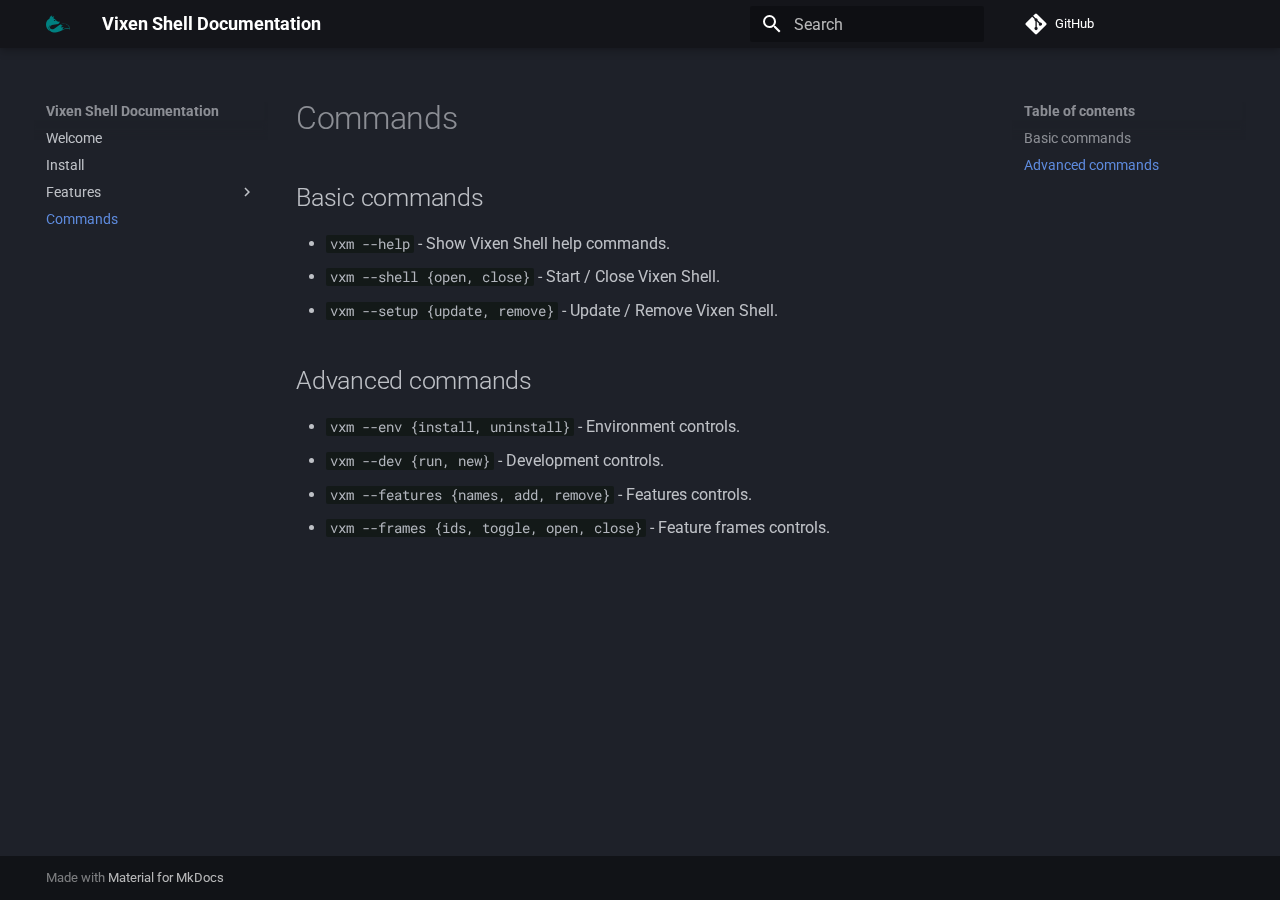
<file: commands/index.html>
<!doctype html>
<html lang="en" class="no-js">
  <head>
    
      <meta charset="utf-8">
      <meta name="viewport" content="width=device-width,initial-scale=1">
      
      
      
        <link rel="canonical" href="https://vixen-shell.github.io/commands/">
      
      
        <link rel="prev" href="../features/project/">
      
      
      
      <link rel="icon" href="../assets/vixen_logo.svg">
      <meta name="generator" content="mkdocs-1.6.0, mkdocs-material-9.5.26">
    
    
      
        <title>Commands - Vixen Shell Documentation</title>
      
    
    
      <link rel="stylesheet" href="../assets/stylesheets/main.6543a935.min.css">
      
        
        <link rel="stylesheet" href="../assets/stylesheets/palette.06af60db.min.css">
      
      

  
  
  
  
  <style>:root{--md-annotation-icon:url('data:image/svg+xml;charset=utf-8,<svg xmlns="http://www.w3.org/2000/svg" viewBox="0 0 24 24"><path d="M17 13h-4v4h-2v-4H7v-2h4V7h2v4h4m-5-9A10 10 0 0 0 2 12a10 10 0 0 0 10 10 10 10 0 0 0 10-10A10 10 0 0 0 12 2Z"/></svg>');}</style>


    
    
      
    
    
      
        
        
        <link rel="preconnect" href="https://fonts.gstatic.com" crossorigin>
        <link rel="stylesheet" href="https://fonts.googleapis.com/css?family=Roboto:300,300i,400,400i,700,700i%7CRoboto+Mono:400,400i,700,700i&display=fallback">
        <style>:root{--md-text-font:"Roboto";--md-code-font:"Roboto Mono"}</style>
      
    
    
      <link rel="stylesheet" href="../stylesheets/extra.css">
    
    <script>__md_scope=new URL("..",location),__md_hash=e=>[...e].reduce((e,_)=>(e<<5)-e+_.charCodeAt(0),0),__md_get=(e,_=localStorage,t=__md_scope)=>JSON.parse(_.getItem(t.pathname+"."+e)),__md_set=(e,_,t=localStorage,a=__md_scope)=>{try{t.setItem(a.pathname+"."+e,JSON.stringify(_))}catch(e){}}</script>
    
      

    
    
    
   <link href="../assets/stylesheets/glightbox.min.css" rel="stylesheet"/><style>
    html.glightbox-open { overflow: initial; height: 100%; }
    .gslide-title { margin-top: 0px; user-select: text; }
    .gslide-desc { color: #666; user-select: text; }
    .gslide-image img { background: white; }
    .gscrollbar-fixer { padding-right: 15px; }
    .gdesc-inner { font-size: 0.75rem; }
    body[data-md-color-scheme="slate"] .gdesc-inner { background: var(--md-default-bg-color);}
    body[data-md-color-scheme="slate"] .gslide-title { color: var(--md-default-fg-color);}
    body[data-md-color-scheme="slate"] .gslide-desc { color: var(--md-default-fg-color);}</style> <script src="../assets/javascripts/glightbox.min.js"></script></head>
  
  
    
    
    
    
    
    <body dir="ltr" data-md-color-scheme="slate" data-md-color-primary="black" data-md-color-accent="indigo">
  
    
    <input class="md-toggle" data-md-toggle="drawer" type="checkbox" id="__drawer" autocomplete="off">
    <input class="md-toggle" data-md-toggle="search" type="checkbox" id="__search" autocomplete="off">
    <label class="md-overlay" for="__drawer"></label>
    <div data-md-component="skip">
      
        
        <a href="#basic-commands" class="md-skip">
          Skip to content
        </a>
      
    </div>
    <div data-md-component="announce">
      
    </div>
    
    
      

  

<header class="md-header md-header--shadow" data-md-component="header">
  <nav class="md-header__inner md-grid" aria-label="Header">
    <a href=".." title="Vixen Shell Documentation" class="md-header__button md-logo" aria-label="Vixen Shell Documentation" data-md-component="logo">
      
  <img src="../assets/vixen_logo.svg" alt="logo">

    </a>
    <label class="md-header__button md-icon" for="__drawer">
      
      <svg xmlns="http://www.w3.org/2000/svg" viewBox="0 0 24 24"><path d="M3 6h18v2H3V6m0 5h18v2H3v-2m0 5h18v2H3v-2Z"/></svg>
    </label>
    <div class="md-header__title" data-md-component="header-title">
      <div class="md-header__ellipsis">
        <div class="md-header__topic">
          <span class="md-ellipsis">
            Vixen Shell Documentation
          </span>
        </div>
        <div class="md-header__topic" data-md-component="header-topic">
          <span class="md-ellipsis">
            
              Commands
            
          </span>
        </div>
      </div>
    </div>
    
      
    
    
    
    
      <label class="md-header__button md-icon" for="__search">
        
        <svg xmlns="http://www.w3.org/2000/svg" viewBox="0 0 24 24"><path d="M9.5 3A6.5 6.5 0 0 1 16 9.5c0 1.61-.59 3.09-1.56 4.23l.27.27h.79l5 5-1.5 1.5-5-5v-.79l-.27-.27A6.516 6.516 0 0 1 9.5 16 6.5 6.5 0 0 1 3 9.5 6.5 6.5 0 0 1 9.5 3m0 2C7 5 5 7 5 9.5S7 14 9.5 14 14 12 14 9.5 12 5 9.5 5Z"/></svg>
      </label>
      <div class="md-search" data-md-component="search" role="dialog">
  <label class="md-search__overlay" for="__search"></label>
  <div class="md-search__inner" role="search">
    <form class="md-search__form" name="search">
      <input type="text" class="md-search__input" name="query" aria-label="Search" placeholder="Search" autocapitalize="off" autocorrect="off" autocomplete="off" spellcheck="false" data-md-component="search-query" required>
      <label class="md-search__icon md-icon" for="__search">
        
        <svg xmlns="http://www.w3.org/2000/svg" viewBox="0 0 24 24"><path d="M9.5 3A6.5 6.5 0 0 1 16 9.5c0 1.61-.59 3.09-1.56 4.23l.27.27h.79l5 5-1.5 1.5-5-5v-.79l-.27-.27A6.516 6.516 0 0 1 9.5 16 6.5 6.5 0 0 1 3 9.5 6.5 6.5 0 0 1 9.5 3m0 2C7 5 5 7 5 9.5S7 14 9.5 14 14 12 14 9.5 12 5 9.5 5Z"/></svg>
        
        <svg xmlns="http://www.w3.org/2000/svg" viewBox="0 0 24 24"><path d="M20 11v2H8l5.5 5.5-1.42 1.42L4.16 12l7.92-7.92L13.5 5.5 8 11h12Z"/></svg>
      </label>
      <nav class="md-search__options" aria-label="Search">
        
        <button type="reset" class="md-search__icon md-icon" title="Clear" aria-label="Clear" tabindex="-1">
          
          <svg xmlns="http://www.w3.org/2000/svg" viewBox="0 0 24 24"><path d="M19 6.41 17.59 5 12 10.59 6.41 5 5 6.41 10.59 12 5 17.59 6.41 19 12 13.41 17.59 19 19 17.59 13.41 12 19 6.41Z"/></svg>
        </button>
      </nav>
      
    </form>
    <div class="md-search__output">
      <div class="md-search__scrollwrap" tabindex="0" data-md-scrollfix>
        <div class="md-search-result" data-md-component="search-result">
          <div class="md-search-result__meta">
            Initializing search
          </div>
          <ol class="md-search-result__list" role="presentation"></ol>
        </div>
      </div>
    </div>
  </div>
</div>
    
    
      <div class="md-header__source">
        <a href="https://github.com/vixen-shell" title="Go to repository" class="md-source" data-md-component="source">
  <div class="md-source__icon md-icon">
    
    <svg xmlns="http://www.w3.org/2000/svg" viewBox="0 0 448 512"><!--! Font Awesome Free 6.5.2 by @fontawesome - https://fontawesome.com License - https://fontawesome.com/license/free (Icons: CC BY 4.0, Fonts: SIL OFL 1.1, Code: MIT License) Copyright 2024 Fonticons, Inc.--><path d="M439.55 236.05 244 40.45a28.87 28.87 0 0 0-40.81 0l-40.66 40.63 51.52 51.52c27.06-9.14 52.68 16.77 43.39 43.68l49.66 49.66c34.23-11.8 61.18 31 35.47 56.69-26.49 26.49-70.21-2.87-56-37.34L240.22 199v121.85c25.3 12.54 22.26 41.85 9.08 55a34.34 34.34 0 0 1-48.55 0c-17.57-17.6-11.07-46.91 11.25-56v-123c-20.8-8.51-24.6-30.74-18.64-45L142.57 101 8.45 235.14a28.86 28.86 0 0 0 0 40.81l195.61 195.6a28.86 28.86 0 0 0 40.8 0l194.69-194.69a28.86 28.86 0 0 0 0-40.81z"/></svg>
  </div>
  <div class="md-source__repository">
    GitHub
  </div>
</a>
      </div>
    
  </nav>
  
</header>
    
    <div class="md-container" data-md-component="container">
      
      
        
          
        
      
      <main class="md-main" data-md-component="main">
        <div class="md-main__inner md-grid">
          
            
              
              <div class="md-sidebar md-sidebar--primary" data-md-component="sidebar" data-md-type="navigation" >
                <div class="md-sidebar__scrollwrap">
                  <div class="md-sidebar__inner">
                    



<nav class="md-nav md-nav--primary" aria-label="Navigation" data-md-level="0">
  <label class="md-nav__title" for="__drawer">
    <a href=".." title="Vixen Shell Documentation" class="md-nav__button md-logo" aria-label="Vixen Shell Documentation" data-md-component="logo">
      
  <img src="../assets/vixen_logo.svg" alt="logo">

    </a>
    Vixen Shell Documentation
  </label>
  
    <div class="md-nav__source">
      <a href="https://github.com/vixen-shell" title="Go to repository" class="md-source" data-md-component="source">
  <div class="md-source__icon md-icon">
    
    <svg xmlns="http://www.w3.org/2000/svg" viewBox="0 0 448 512"><!--! Font Awesome Free 6.5.2 by @fontawesome - https://fontawesome.com License - https://fontawesome.com/license/free (Icons: CC BY 4.0, Fonts: SIL OFL 1.1, Code: MIT License) Copyright 2024 Fonticons, Inc.--><path d="M439.55 236.05 244 40.45a28.87 28.87 0 0 0-40.81 0l-40.66 40.63 51.52 51.52c27.06-9.14 52.68 16.77 43.39 43.68l49.66 49.66c34.23-11.8 61.18 31 35.47 56.69-26.49 26.49-70.21-2.87-56-37.34L240.22 199v121.85c25.3 12.54 22.26 41.85 9.08 55a34.34 34.34 0 0 1-48.55 0c-17.57-17.6-11.07-46.91 11.25-56v-123c-20.8-8.51-24.6-30.74-18.64-45L142.57 101 8.45 235.14a28.86 28.86 0 0 0 0 40.81l195.61 195.6a28.86 28.86 0 0 0 40.8 0l194.69-194.69a28.86 28.86 0 0 0 0-40.81z"/></svg>
  </div>
  <div class="md-source__repository">
    GitHub
  </div>
</a>
    </div>
  
  <ul class="md-nav__list" data-md-scrollfix>
    
      
      
  
  
  
  
    <li class="md-nav__item">
      <a href=".." class="md-nav__link">
        
  
  <span class="md-ellipsis">
    Welcome
  </span>
  

      </a>
    </li>
  

    
      
      
  
  
  
  
    <li class="md-nav__item">
      <a href="../install/" class="md-nav__link">
        
  
  <span class="md-ellipsis">
    Install
  </span>
  

      </a>
    </li>
  

    
      
      
  
  
  
  
    
    
    
    
    <li class="md-nav__item md-nav__item--nested">
      
        
        
        <input class="md-nav__toggle md-toggle " type="checkbox" id="__nav_3" >
        
          
          <label class="md-nav__link" for="__nav_3" id="__nav_3_label" tabindex="0">
            
  
  <span class="md-ellipsis">
    Features
  </span>
  

            <span class="md-nav__icon md-icon"></span>
          </label>
        
        <nav class="md-nav" data-md-level="1" aria-labelledby="__nav_3_label" aria-expanded="false">
          <label class="md-nav__title" for="__nav_3">
            <span class="md-nav__icon md-icon"></span>
            Features
          </label>
          <ul class="md-nav__list" data-md-scrollfix>
            
              
                
  
  
  
  
    <li class="md-nav__item">
      <a href="../features/intro/" class="md-nav__link">
        
  
  <span class="md-ellipsis">
    Features Introduction
  </span>
  

      </a>
    </li>
  

              
            
              
                
  
  
  
  
    <li class="md-nav__item">
      <a href="../features/manage/" class="md-nav__link">
        
  
  <span class="md-ellipsis">
    Manage Features
  </span>
  

      </a>
    </li>
  

              
            
              
                
  
  
  
  
    <li class="md-nav__item">
      <a href="../features/project/" class="md-nav__link">
        
  
  <span class="md-ellipsis">
    Feature Project
  </span>
  

      </a>
    </li>
  

              
            
          </ul>
        </nav>
      
    </li>
  

    
      
      
  
  
    
  
  
  
    <li class="md-nav__item md-nav__item--active">
      
      <input class="md-nav__toggle md-toggle" type="checkbox" id="__toc">
      
      
      
        <label class="md-nav__link md-nav__link--active" for="__toc">
          
  
  <span class="md-ellipsis">
    Commands
  </span>
  

          <span class="md-nav__icon md-icon"></span>
        </label>
      
      <a href="./" class="md-nav__link md-nav__link--active">
        
  
  <span class="md-ellipsis">
    Commands
  </span>
  

      </a>
      
        

<nav class="md-nav md-nav--secondary" aria-label="Table of contents">
  
  
  
  
    <label class="md-nav__title" for="__toc">
      <span class="md-nav__icon md-icon"></span>
      Table of contents
    </label>
    <ul class="md-nav__list" data-md-component="toc" data-md-scrollfix>
      
        <li class="md-nav__item">
  <a href="#basic-commands" class="md-nav__link">
    <span class="md-ellipsis">
      Basic commands
    </span>
  </a>
  
</li>
      
        <li class="md-nav__item">
  <a href="#advanced-commands" class="md-nav__link">
    <span class="md-ellipsis">
      Advanced commands
    </span>
  </a>
  
</li>
      
    </ul>
  
</nav>
      
    </li>
  

    
  </ul>
</nav>
                  </div>
                </div>
              </div>
            
            
              
              <div class="md-sidebar md-sidebar--secondary" data-md-component="sidebar" data-md-type="toc" >
                <div class="md-sidebar__scrollwrap">
                  <div class="md-sidebar__inner">
                    

<nav class="md-nav md-nav--secondary" aria-label="Table of contents">
  
  
  
  
    <label class="md-nav__title" for="__toc">
      <span class="md-nav__icon md-icon"></span>
      Table of contents
    </label>
    <ul class="md-nav__list" data-md-component="toc" data-md-scrollfix>
      
        <li class="md-nav__item">
  <a href="#basic-commands" class="md-nav__link">
    <span class="md-ellipsis">
      Basic commands
    </span>
  </a>
  
</li>
      
        <li class="md-nav__item">
  <a href="#advanced-commands" class="md-nav__link">
    <span class="md-ellipsis">
      Advanced commands
    </span>
  </a>
  
</li>
      
    </ul>
  
</nav>
                  </div>
                </div>
              </div>
            
          
          
            <div class="md-content" data-md-component="content">
              <article class="md-content__inner md-typeset">
                
                  

  
  


  <h1>Commands</h1>

<h2 id="basic-commands">Basic commands</h2>
<ul>
<li><code>vxm --help</code> - Show Vixen Shell help commands.</li>
<li><code>vxm --shell {open, close}</code> - Start / Close Vixen Shell.</li>
<li><code>vxm --setup {update, remove}</code> - Update / Remove Vixen Shell.</li>
</ul>
<h2 id="advanced-commands">Advanced commands</h2>
<ul>
<li><code>vxm --env {install, uninstall}</code> - Environment controls.</li>
<li><code>vxm --dev {run, new}</code> - Development controls.</li>
<li><code>vxm --features {names, add, remove}</code> - Features controls.</li>
<li><code>vxm --frames {ids, toggle, open, close}</code> - Feature frames controls.</li>
</ul>












                
              </article>
            </div>
          
          
<script>var target=document.getElementById(location.hash.slice(1));target&&target.name&&(target.checked=target.name.startsWith("__tabbed_"))</script>
        </div>
        
      </main>
      
        <footer class="md-footer">
  
  <div class="md-footer-meta md-typeset">
    <div class="md-footer-meta__inner md-grid">
      <div class="md-copyright">
  
  
    Made with
    <a href="https://squidfunk.github.io/mkdocs-material/" target="_blank" rel="noopener">
      Material for MkDocs
    </a>
  
</div>
      
    </div>
  </div>
</footer>
      
    </div>
    <div class="md-dialog" data-md-component="dialog">
      <div class="md-dialog__inner md-typeset"></div>
    </div>
    
    
    <script id="__config" type="application/json">{"base": "..", "features": ["content.code.copy", "content.code.select", "content.code.annotate"], "search": "../assets/javascripts/workers/search.b8dbb3d2.min.js", "translations": {"clipboard.copied": "Copied to clipboard", "clipboard.copy": "Copy to clipboard", "search.result.more.one": "1 more on this page", "search.result.more.other": "# more on this page", "search.result.none": "No matching documents", "search.result.one": "1 matching document", "search.result.other": "# matching documents", "search.result.placeholder": "Type to start searching", "search.result.term.missing": "Missing", "select.version": "Select version"}}</script>
    
    
      <script src="../assets/javascripts/bundle.ad660dcc.min.js"></script>
      
    
  <script id="init-glightbox">const lightbox = GLightbox({"touchNavigation": true, "loop": false, "zoomable": true, "draggable": true, "openEffect": "zoom", "closeEffect": "zoom", "slideEffect": "slide"});
document$.subscribe(() => { lightbox.reload() });
</script></body>
</html>
</file>
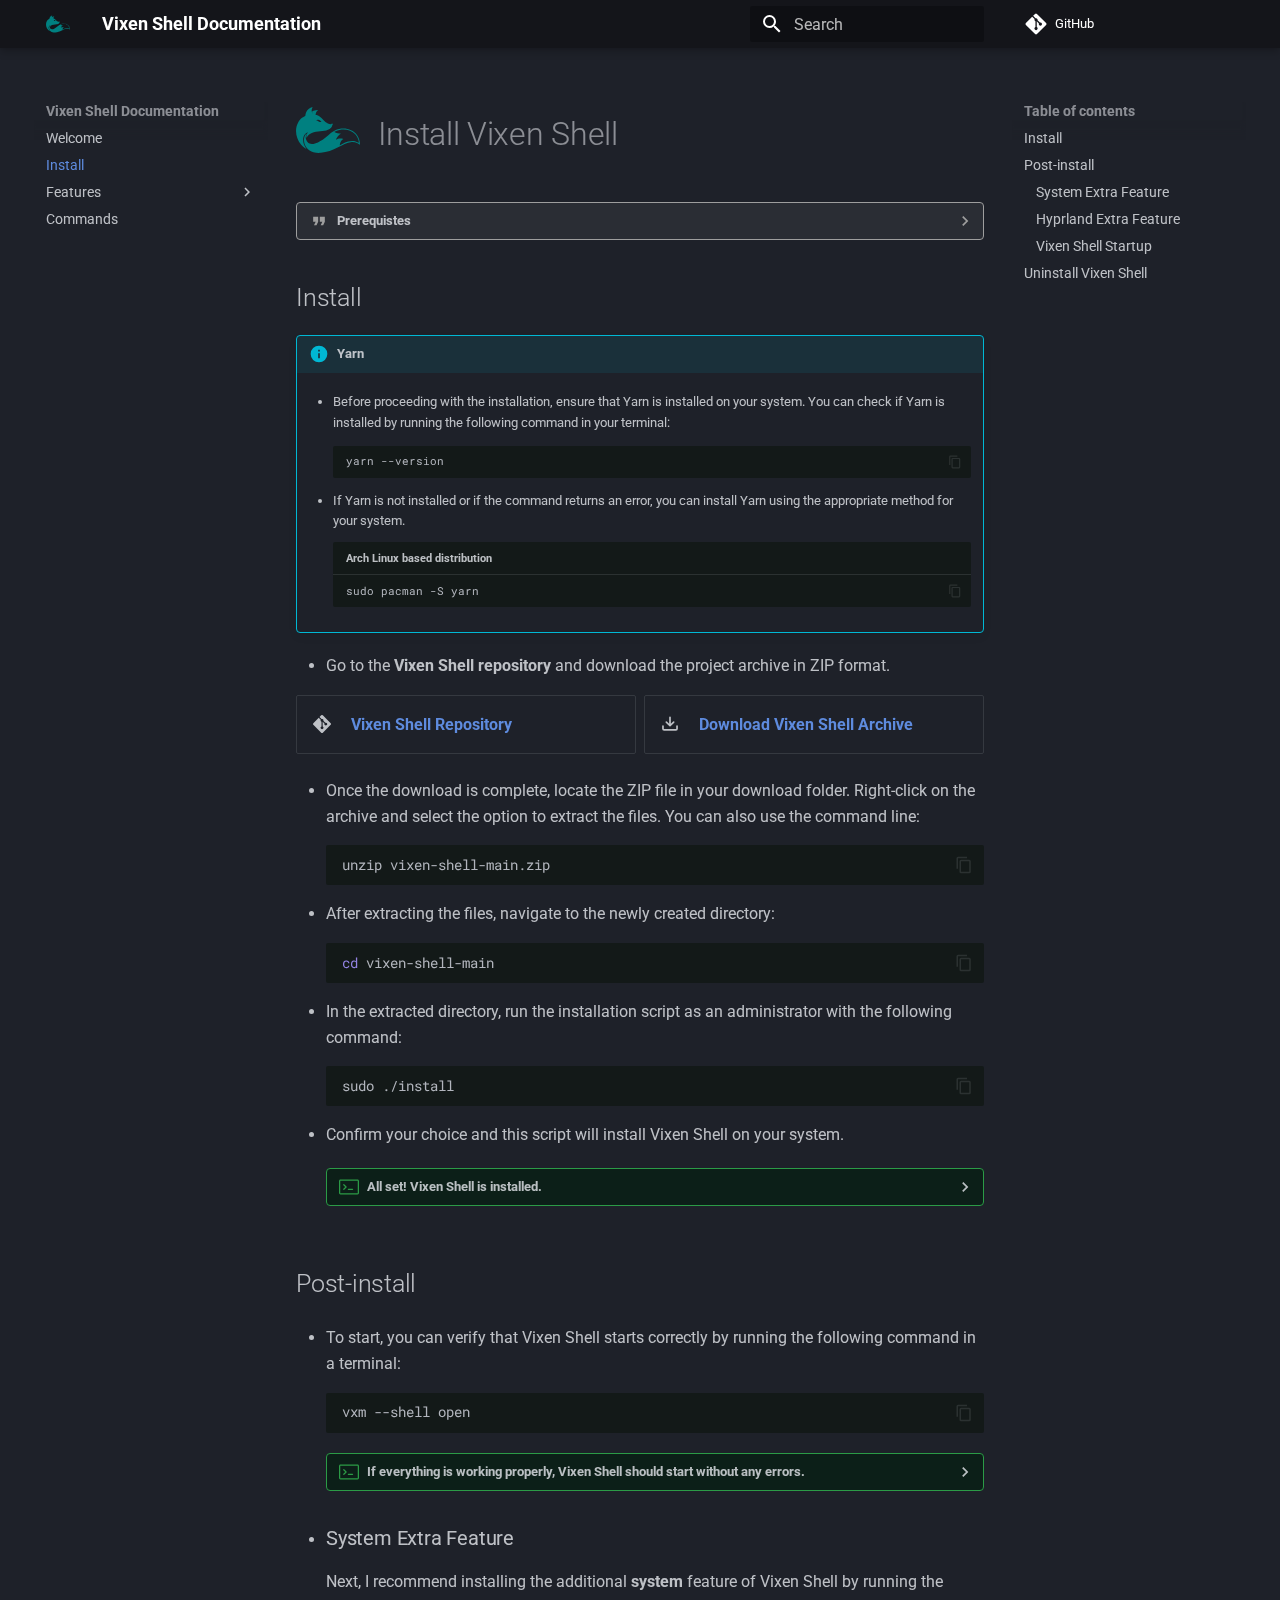
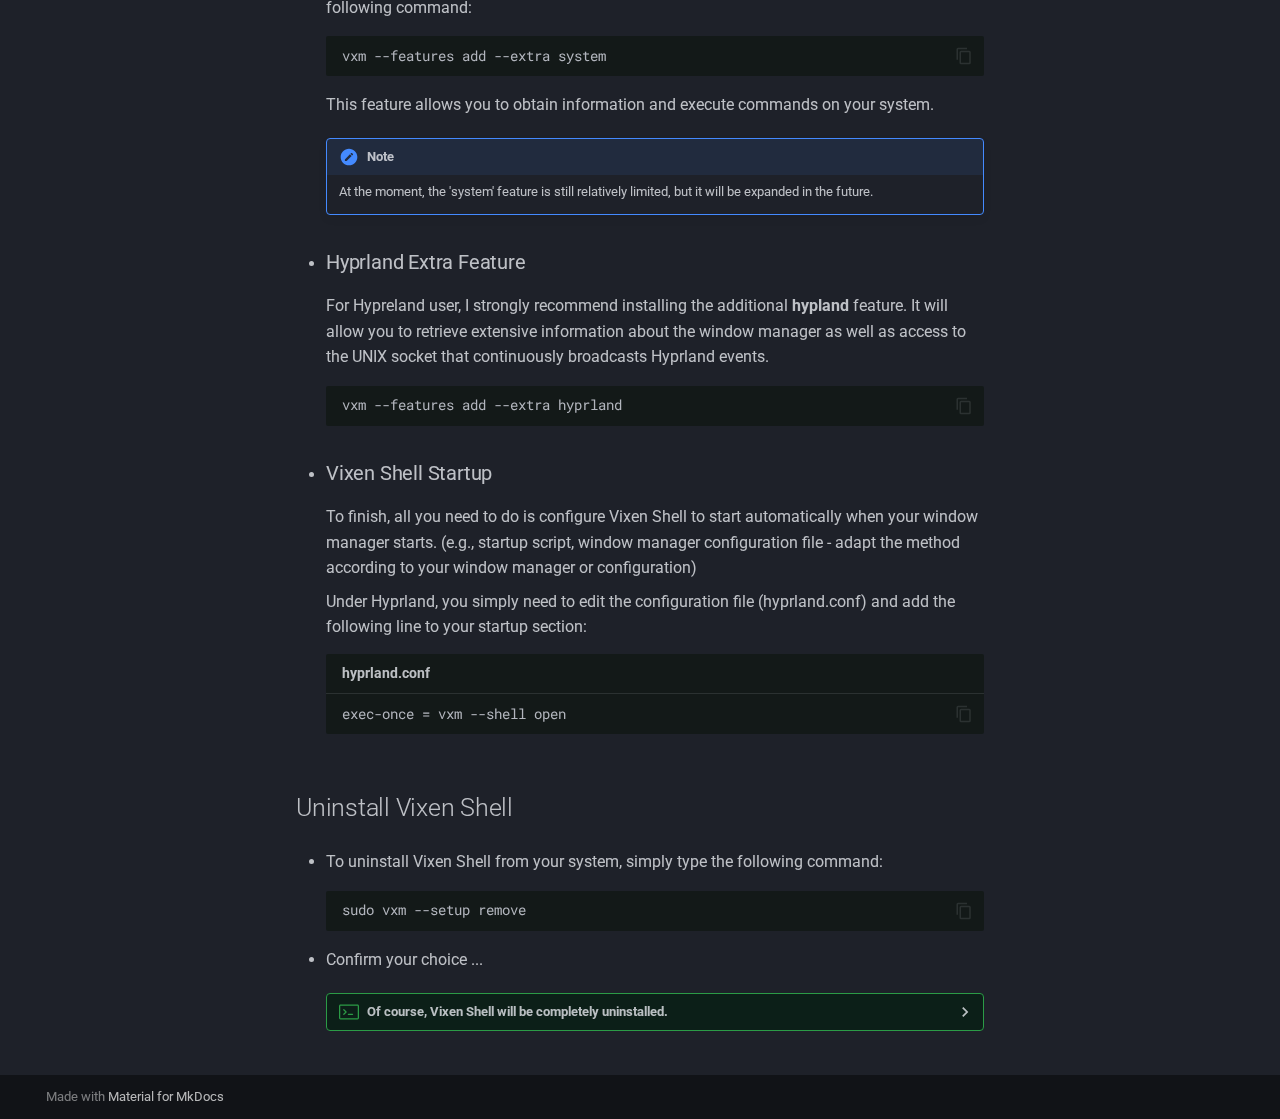
<file: install/index.html>
<!doctype html>
<html lang="en" class="no-js">
  <head>
    
      <meta charset="utf-8">
      <meta name="viewport" content="width=device-width,initial-scale=1">
      
      
      
        <link rel="canonical" href="https://vixen-shell.github.io/install/">
      
      
        <link rel="prev" href="..">
      
      
        <link rel="next" href="../features/intro/">
      
      
      <link rel="icon" href="../assets/vixen_logo.svg">
      <meta name="generator" content="mkdocs-1.6.0, mkdocs-material-9.5.26">
    
    
      
        <title>Install - Vixen Shell Documentation</title>
      
    
    
      <link rel="stylesheet" href="../assets/stylesheets/main.6543a935.min.css">
      
        
        <link rel="stylesheet" href="../assets/stylesheets/palette.06af60db.min.css">
      
      

  
  
  
  
  <style>:root{--md-annotation-icon:url('data:image/svg+xml;charset=utf-8,<svg xmlns="http://www.w3.org/2000/svg" viewBox="0 0 24 24"><path d="M17 13h-4v4h-2v-4H7v-2h4V7h2v4h4m-5-9A10 10 0 0 0 2 12a10 10 0 0 0 10 10 10 10 0 0 0 10-10A10 10 0 0 0 12 2Z"/></svg>');}</style>


    
    
      
    
    
      
        
        
        <link rel="preconnect" href="https://fonts.gstatic.com" crossorigin>
        <link rel="stylesheet" href="https://fonts.googleapis.com/css?family=Roboto:300,300i,400,400i,700,700i%7CRoboto+Mono:400,400i,700,700i&display=fallback">
        <style>:root{--md-text-font:"Roboto";--md-code-font:"Roboto Mono"}</style>
      
    
    
      <link rel="stylesheet" href="../stylesheets/extra.css">
    
    <script>__md_scope=new URL("..",location),__md_hash=e=>[...e].reduce((e,_)=>(e<<5)-e+_.charCodeAt(0),0),__md_get=(e,_=localStorage,t=__md_scope)=>JSON.parse(_.getItem(t.pathname+"."+e)),__md_set=(e,_,t=localStorage,a=__md_scope)=>{try{t.setItem(a.pathname+"."+e,JSON.stringify(_))}catch(e){}}</script>
    
      

    
    
    
   <link href="../assets/stylesheets/glightbox.min.css" rel="stylesheet"/><style>
    html.glightbox-open { overflow: initial; height: 100%; }
    .gslide-title { margin-top: 0px; user-select: text; }
    .gslide-desc { color: #666; user-select: text; }
    .gslide-image img { background: white; }
    .gscrollbar-fixer { padding-right: 15px; }
    .gdesc-inner { font-size: 0.75rem; }
    body[data-md-color-scheme="slate"] .gdesc-inner { background: var(--md-default-bg-color);}
    body[data-md-color-scheme="slate"] .gslide-title { color: var(--md-default-fg-color);}
    body[data-md-color-scheme="slate"] .gslide-desc { color: var(--md-default-fg-color);}</style> <script src="../assets/javascripts/glightbox.min.js"></script></head>
  
  
    
    
    
    
    
    <body dir="ltr" data-md-color-scheme="slate" data-md-color-primary="black" data-md-color-accent="indigo">
  
    
    <input class="md-toggle" data-md-toggle="drawer" type="checkbox" id="__drawer" autocomplete="off">
    <input class="md-toggle" data-md-toggle="search" type="checkbox" id="__search" autocomplete="off">
    <label class="md-overlay" for="__drawer"></label>
    <div data-md-component="skip">
      
        
        <a href="#install-vixen-shell" class="md-skip">
          Skip to content
        </a>
      
    </div>
    <div data-md-component="announce">
      
    </div>
    
    
      

  

<header class="md-header md-header--shadow" data-md-component="header">
  <nav class="md-header__inner md-grid" aria-label="Header">
    <a href=".." title="Vixen Shell Documentation" class="md-header__button md-logo" aria-label="Vixen Shell Documentation" data-md-component="logo">
      
  <img src="../assets/vixen_logo.svg" alt="logo">

    </a>
    <label class="md-header__button md-icon" for="__drawer">
      
      <svg xmlns="http://www.w3.org/2000/svg" viewBox="0 0 24 24"><path d="M3 6h18v2H3V6m0 5h18v2H3v-2m0 5h18v2H3v-2Z"/></svg>
    </label>
    <div class="md-header__title" data-md-component="header-title">
      <div class="md-header__ellipsis">
        <div class="md-header__topic">
          <span class="md-ellipsis">
            Vixen Shell Documentation
          </span>
        </div>
        <div class="md-header__topic" data-md-component="header-topic">
          <span class="md-ellipsis">
            
              Install
            
          </span>
        </div>
      </div>
    </div>
    
      
    
    
    
    
      <label class="md-header__button md-icon" for="__search">
        
        <svg xmlns="http://www.w3.org/2000/svg" viewBox="0 0 24 24"><path d="M9.5 3A6.5 6.5 0 0 1 16 9.5c0 1.61-.59 3.09-1.56 4.23l.27.27h.79l5 5-1.5 1.5-5-5v-.79l-.27-.27A6.516 6.516 0 0 1 9.5 16 6.5 6.5 0 0 1 3 9.5 6.5 6.5 0 0 1 9.5 3m0 2C7 5 5 7 5 9.5S7 14 9.5 14 14 12 14 9.5 12 5 9.5 5Z"/></svg>
      </label>
      <div class="md-search" data-md-component="search" role="dialog">
  <label class="md-search__overlay" for="__search"></label>
  <div class="md-search__inner" role="search">
    <form class="md-search__form" name="search">
      <input type="text" class="md-search__input" name="query" aria-label="Search" placeholder="Search" autocapitalize="off" autocorrect="off" autocomplete="off" spellcheck="false" data-md-component="search-query" required>
      <label class="md-search__icon md-icon" for="__search">
        
        <svg xmlns="http://www.w3.org/2000/svg" viewBox="0 0 24 24"><path d="M9.5 3A6.5 6.5 0 0 1 16 9.5c0 1.61-.59 3.09-1.56 4.23l.27.27h.79l5 5-1.5 1.5-5-5v-.79l-.27-.27A6.516 6.516 0 0 1 9.5 16 6.5 6.5 0 0 1 3 9.5 6.5 6.5 0 0 1 9.5 3m0 2C7 5 5 7 5 9.5S7 14 9.5 14 14 12 14 9.5 12 5 9.5 5Z"/></svg>
        
        <svg xmlns="http://www.w3.org/2000/svg" viewBox="0 0 24 24"><path d="M20 11v2H8l5.5 5.5-1.42 1.42L4.16 12l7.92-7.92L13.5 5.5 8 11h12Z"/></svg>
      </label>
      <nav class="md-search__options" aria-label="Search">
        
        <button type="reset" class="md-search__icon md-icon" title="Clear" aria-label="Clear" tabindex="-1">
          
          <svg xmlns="http://www.w3.org/2000/svg" viewBox="0 0 24 24"><path d="M19 6.41 17.59 5 12 10.59 6.41 5 5 6.41 10.59 12 5 17.59 6.41 19 12 13.41 17.59 19 19 17.59 13.41 12 19 6.41Z"/></svg>
        </button>
      </nav>
      
    </form>
    <div class="md-search__output">
      <div class="md-search__scrollwrap" tabindex="0" data-md-scrollfix>
        <div class="md-search-result" data-md-component="search-result">
          <div class="md-search-result__meta">
            Initializing search
          </div>
          <ol class="md-search-result__list" role="presentation"></ol>
        </div>
      </div>
    </div>
  </div>
</div>
    
    
      <div class="md-header__source">
        <a href="https://github.com/vixen-shell" title="Go to repository" class="md-source" data-md-component="source">
  <div class="md-source__icon md-icon">
    
    <svg xmlns="http://www.w3.org/2000/svg" viewBox="0 0 448 512"><!--! Font Awesome Free 6.5.2 by @fontawesome - https://fontawesome.com License - https://fontawesome.com/license/free (Icons: CC BY 4.0, Fonts: SIL OFL 1.1, Code: MIT License) Copyright 2024 Fonticons, Inc.--><path d="M439.55 236.05 244 40.45a28.87 28.87 0 0 0-40.81 0l-40.66 40.63 51.52 51.52c27.06-9.14 52.68 16.77 43.39 43.68l49.66 49.66c34.23-11.8 61.18 31 35.47 56.69-26.49 26.49-70.21-2.87-56-37.34L240.22 199v121.85c25.3 12.54 22.26 41.85 9.08 55a34.34 34.34 0 0 1-48.55 0c-17.57-17.6-11.07-46.91 11.25-56v-123c-20.8-8.51-24.6-30.74-18.64-45L142.57 101 8.45 235.14a28.86 28.86 0 0 0 0 40.81l195.61 195.6a28.86 28.86 0 0 0 40.8 0l194.69-194.69a28.86 28.86 0 0 0 0-40.81z"/></svg>
  </div>
  <div class="md-source__repository">
    GitHub
  </div>
</a>
      </div>
    
  </nav>
  
</header>
    
    <div class="md-container" data-md-component="container">
      
      
        
          
        
      
      <main class="md-main" data-md-component="main">
        <div class="md-main__inner md-grid">
          
            
              
              <div class="md-sidebar md-sidebar--primary" data-md-component="sidebar" data-md-type="navigation" >
                <div class="md-sidebar__scrollwrap">
                  <div class="md-sidebar__inner">
                    



<nav class="md-nav md-nav--primary" aria-label="Navigation" data-md-level="0">
  <label class="md-nav__title" for="__drawer">
    <a href=".." title="Vixen Shell Documentation" class="md-nav__button md-logo" aria-label="Vixen Shell Documentation" data-md-component="logo">
      
  <img src="../assets/vixen_logo.svg" alt="logo">

    </a>
    Vixen Shell Documentation
  </label>
  
    <div class="md-nav__source">
      <a href="https://github.com/vixen-shell" title="Go to repository" class="md-source" data-md-component="source">
  <div class="md-source__icon md-icon">
    
    <svg xmlns="http://www.w3.org/2000/svg" viewBox="0 0 448 512"><!--! Font Awesome Free 6.5.2 by @fontawesome - https://fontawesome.com License - https://fontawesome.com/license/free (Icons: CC BY 4.0, Fonts: SIL OFL 1.1, Code: MIT License) Copyright 2024 Fonticons, Inc.--><path d="M439.55 236.05 244 40.45a28.87 28.87 0 0 0-40.81 0l-40.66 40.63 51.52 51.52c27.06-9.14 52.68 16.77 43.39 43.68l49.66 49.66c34.23-11.8 61.18 31 35.47 56.69-26.49 26.49-70.21-2.87-56-37.34L240.22 199v121.85c25.3 12.54 22.26 41.85 9.08 55a34.34 34.34 0 0 1-48.55 0c-17.57-17.6-11.07-46.91 11.25-56v-123c-20.8-8.51-24.6-30.74-18.64-45L142.57 101 8.45 235.14a28.86 28.86 0 0 0 0 40.81l195.61 195.6a28.86 28.86 0 0 0 40.8 0l194.69-194.69a28.86 28.86 0 0 0 0-40.81z"/></svg>
  </div>
  <div class="md-source__repository">
    GitHub
  </div>
</a>
    </div>
  
  <ul class="md-nav__list" data-md-scrollfix>
    
      
      
  
  
  
  
    <li class="md-nav__item">
      <a href=".." class="md-nav__link">
        
  
  <span class="md-ellipsis">
    Welcome
  </span>
  

      </a>
    </li>
  

    
      
      
  
  
    
  
  
  
    <li class="md-nav__item md-nav__item--active">
      
      <input class="md-nav__toggle md-toggle" type="checkbox" id="__toc">
      
      
        
      
      
        <label class="md-nav__link md-nav__link--active" for="__toc">
          
  
  <span class="md-ellipsis">
    Install
  </span>
  

          <span class="md-nav__icon md-icon"></span>
        </label>
      
      <a href="./" class="md-nav__link md-nav__link--active">
        
  
  <span class="md-ellipsis">
    Install
  </span>
  

      </a>
      
        

<nav class="md-nav md-nav--secondary" aria-label="Table of contents">
  
  
  
    
  
  
    <label class="md-nav__title" for="__toc">
      <span class="md-nav__icon md-icon"></span>
      Table of contents
    </label>
    <ul class="md-nav__list" data-md-component="toc" data-md-scrollfix>
      
        <li class="md-nav__item">
  <a href="#install" class="md-nav__link">
    <span class="md-ellipsis">
      Install
    </span>
  </a>
  
</li>
      
        <li class="md-nav__item">
  <a href="#post-install" class="md-nav__link">
    <span class="md-ellipsis">
      Post-install
    </span>
  </a>
  
    <nav class="md-nav" aria-label="Post-install">
      <ul class="md-nav__list">
        
          <li class="md-nav__item">
  <a href="#system-extra-feature" class="md-nav__link">
    <span class="md-ellipsis">
      System Extra Feature
    </span>
  </a>
  
</li>
        
          <li class="md-nav__item">
  <a href="#hyprland-extra-feature" class="md-nav__link">
    <span class="md-ellipsis">
      Hyprland Extra Feature
    </span>
  </a>
  
</li>
        
          <li class="md-nav__item">
  <a href="#vixen-shell-startup" class="md-nav__link">
    <span class="md-ellipsis">
      Vixen Shell Startup
    </span>
  </a>
  
</li>
        
      </ul>
    </nav>
  
</li>
      
        <li class="md-nav__item">
  <a href="#uninstall-vixen-shell" class="md-nav__link">
    <span class="md-ellipsis">
      Uninstall Vixen Shell
    </span>
  </a>
  
</li>
      
    </ul>
  
</nav>
      
    </li>
  

    
      
      
  
  
  
  
    
    
    
    
    <li class="md-nav__item md-nav__item--nested">
      
        
        
        <input class="md-nav__toggle md-toggle " type="checkbox" id="__nav_3" >
        
          
          <label class="md-nav__link" for="__nav_3" id="__nav_3_label" tabindex="0">
            
  
  <span class="md-ellipsis">
    Features
  </span>
  

            <span class="md-nav__icon md-icon"></span>
          </label>
        
        <nav class="md-nav" data-md-level="1" aria-labelledby="__nav_3_label" aria-expanded="false">
          <label class="md-nav__title" for="__nav_3">
            <span class="md-nav__icon md-icon"></span>
            Features
          </label>
          <ul class="md-nav__list" data-md-scrollfix>
            
              
                
  
  
  
  
    <li class="md-nav__item">
      <a href="../features/intro/" class="md-nav__link">
        
  
  <span class="md-ellipsis">
    Features Introduction
  </span>
  

      </a>
    </li>
  

              
            
              
                
  
  
  
  
    <li class="md-nav__item">
      <a href="../features/manage/" class="md-nav__link">
        
  
  <span class="md-ellipsis">
    Manage Features
  </span>
  

      </a>
    </li>
  

              
            
              
                
  
  
  
  
    <li class="md-nav__item">
      <a href="../features/project/" class="md-nav__link">
        
  
  <span class="md-ellipsis">
    Feature Project
  </span>
  

      </a>
    </li>
  

              
            
          </ul>
        </nav>
      
    </li>
  

    
      
      
  
  
  
  
    <li class="md-nav__item">
      <a href="../commands/" class="md-nav__link">
        
  
  <span class="md-ellipsis">
    Commands
  </span>
  

      </a>
    </li>
  

    
  </ul>
</nav>
                  </div>
                </div>
              </div>
            
            
              
              <div class="md-sidebar md-sidebar--secondary" data-md-component="sidebar" data-md-type="toc" >
                <div class="md-sidebar__scrollwrap">
                  <div class="md-sidebar__inner">
                    

<nav class="md-nav md-nav--secondary" aria-label="Table of contents">
  
  
  
    
  
  
    <label class="md-nav__title" for="__toc">
      <span class="md-nav__icon md-icon"></span>
      Table of contents
    </label>
    <ul class="md-nav__list" data-md-component="toc" data-md-scrollfix>
      
        <li class="md-nav__item">
  <a href="#install" class="md-nav__link">
    <span class="md-ellipsis">
      Install
    </span>
  </a>
  
</li>
      
        <li class="md-nav__item">
  <a href="#post-install" class="md-nav__link">
    <span class="md-ellipsis">
      Post-install
    </span>
  </a>
  
    <nav class="md-nav" aria-label="Post-install">
      <ul class="md-nav__list">
        
          <li class="md-nav__item">
  <a href="#system-extra-feature" class="md-nav__link">
    <span class="md-ellipsis">
      System Extra Feature
    </span>
  </a>
  
</li>
        
          <li class="md-nav__item">
  <a href="#hyprland-extra-feature" class="md-nav__link">
    <span class="md-ellipsis">
      Hyprland Extra Feature
    </span>
  </a>
  
</li>
        
          <li class="md-nav__item">
  <a href="#vixen-shell-startup" class="md-nav__link">
    <span class="md-ellipsis">
      Vixen Shell Startup
    </span>
  </a>
  
</li>
        
      </ul>
    </nav>
  
</li>
      
        <li class="md-nav__item">
  <a href="#uninstall-vixen-shell" class="md-nav__link">
    <span class="md-ellipsis">
      Uninstall Vixen Shell
    </span>
  </a>
  
</li>
      
    </ul>
  
</nav>
                  </div>
                </div>
              </div>
            
          
          
            <div class="md-content" data-md-component="content">
              <article class="md-content__inner md-typeset">
                
                  

  
  


<h1 id="install-vixen-shell"><img alt="vixen logo" src="../assets/vixen_logo.svg" style="vertical-align: -40%; margin-right: 10px;" width="64" /> Install Vixen Shell</h1>
<details class="quote">
<summary>Prerequistes</summary>
<p>Before getting started with <strong>Vixen Shell</strong>, make sure you have the following:</p>
<ol>
<li>
<p><strong>Operating System</strong>:</p>
<ul>
<li>A Linux distribution compatible with Wayland (e.g., Ubuntu, Fedora, Arch Linux, Manjaro Linux).</li>
</ul>
</li>
<li>
<p><strong>Window Manager</strong>:</p>
<ul>
<li>Sway, Hyprland, or any other window manager compatible with Wayland.</li>
</ul>
</li>
<li>
<p><strong>Languages and Technologies</strong>:</p>
<ul>
<li><strong>Python</strong>: Ensure Python is installed (version 3.11 or higher).</li>
<li><strong>yarn</strong>: For managing dependencies and building front-end components.</li>
</ul>
</li>
<li>
<p><strong>Development Tools</strong>:</p>
<ul>
<li>A code editor or IDE (Visual Studio Code is recommended).</li>
<li>Git for version control (Recommended).</li>
</ul>
</li>
<li>
<p><strong>Permissions and Access</strong>:</p>
<ul>
<li>Administrator or superuser access to install certain dependencies and perform system configurations.</li>
</ul>
</li>
</ol>
</details>
<h2 id="install">Install</h2>
<div class="admonition info">
<p class="admonition-title">Yarn</p>
<ul>
<li>
<p>Before proceeding with the installation, ensure that Yarn is installed on your system. You can check if Yarn is installed by running the following command in your terminal:</p>
<div class="language-bash highlight"><pre><span></span><code><span id="__span-0-1"><a id="__codelineno-0-1" name="__codelineno-0-1" href="#__codelineno-0-1"></a>yarn<span class="w"> </span>--version
</span></code></pre></div>
</li>
<li>
<p>If Yarn is not installed or if the command returns an error, you can install Yarn using the appropriate method for your system.</p>
<div class="language-bash highlight"><span class="filename">Arch Linux based distribution</span><pre><span></span><code><span id="__span-1-1"><a id="__codelineno-1-1" name="__codelineno-1-1" href="#__codelineno-1-1"></a>sudo<span class="w"> </span>pacman<span class="w"> </span>-S<span class="w"> </span>yarn
</span></code></pre></div>
</li>
</ul>
</div>
<ul>
<li>Go to the <strong>Vixen Shell repository</strong> and download the project archive in ZIP format.</li>
</ul>
<div class="grid cards">
<ul>
<li><span class="twemoji"><svg xmlns="http://www.w3.org/2000/svg" viewBox="0 0 24 24"><path d="M23.546 10.93 13.067.452a1.55 1.55 0 0 0-2.188 0L8.708 2.627l2.76 2.76a1.838 1.838 0 0 1 2.327 2.341l2.658 2.66a1.838 1.838 0 0 1 1.9 3.039 1.837 1.837 0 0 1-2.6 0 1.846 1.846 0 0 1-.404-1.996L12.86 8.955v6.525c.176.086.342.203.488.348a1.848 1.848 0 0 1 0 2.6 1.844 1.844 0 0 1-2.609 0 1.834 1.834 0 0 1 0-2.598c.182-.18.387-.316.605-.406V8.835a1.834 1.834 0 0 1-.996-2.41L7.636 3.7.45 10.881c-.6.605-.6 1.584 0 2.189l10.48 10.477a1.545 1.545 0 0 0 2.186 0l10.43-10.43a1.544 1.544 0 0 0 0-2.187"/></svg></span> <a href="https://github.com/vixen-shell/vixen-shell" style="margin-left: 16px;"><strong>Vixen Shell Repository</strong></a></li>
<li><span class="twemoji"><svg xmlns="http://www.w3.org/2000/svg" viewBox="0 0 16 16"><path d="M2.75 14A1.75 1.75 0 0 1 1 12.25v-2.5a.75.75 0 0 1 1.5 0v2.5c0 .138.112.25.25.25h10.5a.25.25 0 0 0 .25-.25v-2.5a.75.75 0 0 1 1.5 0v2.5A1.75 1.75 0 0 1 13.25 14Z"/><path d="M7.25 7.689V2a.75.75 0 0 1 1.5 0v5.689l1.97-1.969a.749.749 0 1 1 1.06 1.06l-3.25 3.25a.749.749 0 0 1-1.06 0L4.22 6.78a.749.749 0 1 1 1.06-1.06l1.97 1.969Z"/></svg></span> <a href="https://github.com/vixen-shell/vixen-shell/archive/refs/heads/main.zip" style="margin-left: 16px;"><strong>Download Vixen Shell Archive</strong></a></li>
</ul>
</div>
<ul>
<li>
<p>Once the download is complete, locate the ZIP file in your download folder. Right-click on the archive and select the option to extract the files. You can also use the command line:</p>
<div class="language-bash highlight"><pre><span></span><code><span id="__span-2-1"><a id="__codelineno-2-1" name="__codelineno-2-1" href="#__codelineno-2-1"></a>unzip<span class="w"> </span>vixen-shell-main.zip
</span></code></pre></div>
</li>
<li>
<p>After extracting the files, navigate to the newly created directory:</p>
<div class="language-bash highlight"><pre><span></span><code><span id="__span-3-1"><a id="__codelineno-3-1" name="__codelineno-3-1" href="#__codelineno-3-1"></a><span class="nb">cd</span><span class="w"> </span>vixen-shell-main
</span></code></pre></div>
</li>
<li>
<p>In the extracted directory, run the installation script as an administrator with the following command:</p>
<div class="language-bash highlight"><pre><span></span><code><span id="__span-4-1"><a id="__codelineno-4-1" name="__codelineno-4-1" href="#__codelineno-4-1"></a>sudo<span class="w"> </span>./install
</span></code></pre></div>
</li>
<li>
<p>Confirm your choice and this script will install Vixen Shell on your system.</p>
<details class="terminal_success">
<summary>All set! Vixen Shell is installed.</summary>
<p><img alt="img" src="../assets/figures/term_valid_setup.png" /></p>
</details>
</li>
</ul>
<h2 id="post-install">Post-install</h2>
<ul>
<li>
<p>To start, you can verify that Vixen Shell starts correctly by running the following command in a terminal:</p>
<div class="language-bash highlight"><pre><span></span><code><span id="__span-5-1"><a id="__codelineno-5-1" name="__codelineno-5-1" href="#__codelineno-5-1"></a>vxm<span class="w"> </span>--shell<span class="w"> </span>open
</span></code></pre></div>
<details class="terminal_success">
<summary>If everything is working properly, Vixen Shell should start without any errors.</summary>
<p><img alt="img" src="../assets/figures/term_first_start.png" />
Type CTRL+C to exit Vixen Shell ...</p>
</details>
</li>
<li>
<h3 id="system-extra-feature">System Extra Feature</h3>
<p>Next, I recommend installing the additional <strong>system</strong> feature of Vixen Shell by running the following command:</p>
<p><div class="language-bash highlight"><pre><span></span><code><span id="__span-6-1"><a id="__codelineno-6-1" name="__codelineno-6-1" href="#__codelineno-6-1"></a>vxm<span class="w"> </span>--features<span class="w"> </span>add<span class="w"> </span>--extra<span class="w"> </span>system
</span></code></pre></div>
This feature allows you to obtain information and execute commands on your system.</p>
<div class="admonition note">
<p class="admonition-title">Note</p>
<p>At the moment, the 'system' feature is still relatively limited, but it will be expanded in the future.</p>
</div>
</li>
<li>
<h3 id="hyprland-extra-feature">Hyprland Extra Feature</h3>
<p>For Hypreland user, I strongly recommend installing the additional <strong>hypland</strong> feature. It will allow you to retrieve extensive information about the window manager as well as access to the UNIX socket that continuously broadcasts Hyprland events.</p>
<div class="language-bash highlight"><pre><span></span><code><span id="__span-7-1"><a id="__codelineno-7-1" name="__codelineno-7-1" href="#__codelineno-7-1"></a>vxm<span class="w"> </span>--features<span class="w"> </span>add<span class="w"> </span>--extra<span class="w"> </span>hyprland
</span></code></pre></div>
</li>
<li>
<h3 id="vixen-shell-startup">Vixen Shell Startup</h3>
<p>To finish, all you need to do is configure Vixen Shell to start automatically when your window manager starts. (e.g., startup script, window manager configuration file - adapt the method according to your window manager or configuration)</p>
<p>Under Hyprland, you simply need to edit the configuration file (hyprland.conf) and add the following line to your startup section:</p>
<div class="language-text highlight"><span class="filename">hyprland.conf</span><pre><span></span><code><span id="__span-8-1"><a id="__codelineno-8-1" name="__codelineno-8-1" href="#__codelineno-8-1"></a>exec-once = vxm --shell open
</span></code></pre></div>
</li>
</ul>
<h2 id="uninstall-vixen-shell">Uninstall Vixen Shell</h2>
<ul>
<li>
<p>To uninstall Vixen Shell from your system, simply type the following command:</p>
<div class="language-bash highlight"><pre><span></span><code><span id="__span-9-1"><a id="__codelineno-9-1" name="__codelineno-9-1" href="#__codelineno-9-1"></a>sudo<span class="w"> </span>vxm<span class="w"> </span>--setup<span class="w"> </span>remove
</span></code></pre></div>
</li>
<li>
<p>Confirm your choice ...</p>
<details class="terminal_success">
<summary>Of course, Vixen Shell will be completely uninstalled.</summary>
<p><img alt="img" src="../assets/figures/term_valid_setup_rm.png" /></p>
</details>
</li>
</ul>












                
              </article>
            </div>
          
          
<script>var target=document.getElementById(location.hash.slice(1));target&&target.name&&(target.checked=target.name.startsWith("__tabbed_"))</script>
        </div>
        
      </main>
      
        <footer class="md-footer">
  
  <div class="md-footer-meta md-typeset">
    <div class="md-footer-meta__inner md-grid">
      <div class="md-copyright">
  
  
    Made with
    <a href="https://squidfunk.github.io/mkdocs-material/" target="_blank" rel="noopener">
      Material for MkDocs
    </a>
  
</div>
      
    </div>
  </div>
</footer>
      
    </div>
    <div class="md-dialog" data-md-component="dialog">
      <div class="md-dialog__inner md-typeset"></div>
    </div>
    
    
    <script id="__config" type="application/json">{"base": "..", "features": ["content.code.copy", "content.code.select", "content.code.annotate"], "search": "../assets/javascripts/workers/search.b8dbb3d2.min.js", "translations": {"clipboard.copied": "Copied to clipboard", "clipboard.copy": "Copy to clipboard", "search.result.more.one": "1 more on this page", "search.result.more.other": "# more on this page", "search.result.none": "No matching documents", "search.result.one": "1 matching document", "search.result.other": "# matching documents", "search.result.placeholder": "Type to start searching", "search.result.term.missing": "Missing", "select.version": "Select version"}}</script>
    
    
      <script src="../assets/javascripts/bundle.ad660dcc.min.js"></script>
      
    
  <script id="init-glightbox">const lightbox = GLightbox({"touchNavigation": true, "loop": false, "zoomable": true, "draggable": true, "openEffect": "zoom", "closeEffect": "zoom", "slideEffect": "slide"});
document$.subscribe(() => { lightbox.reload() });
</script></body>
</html>
</file>
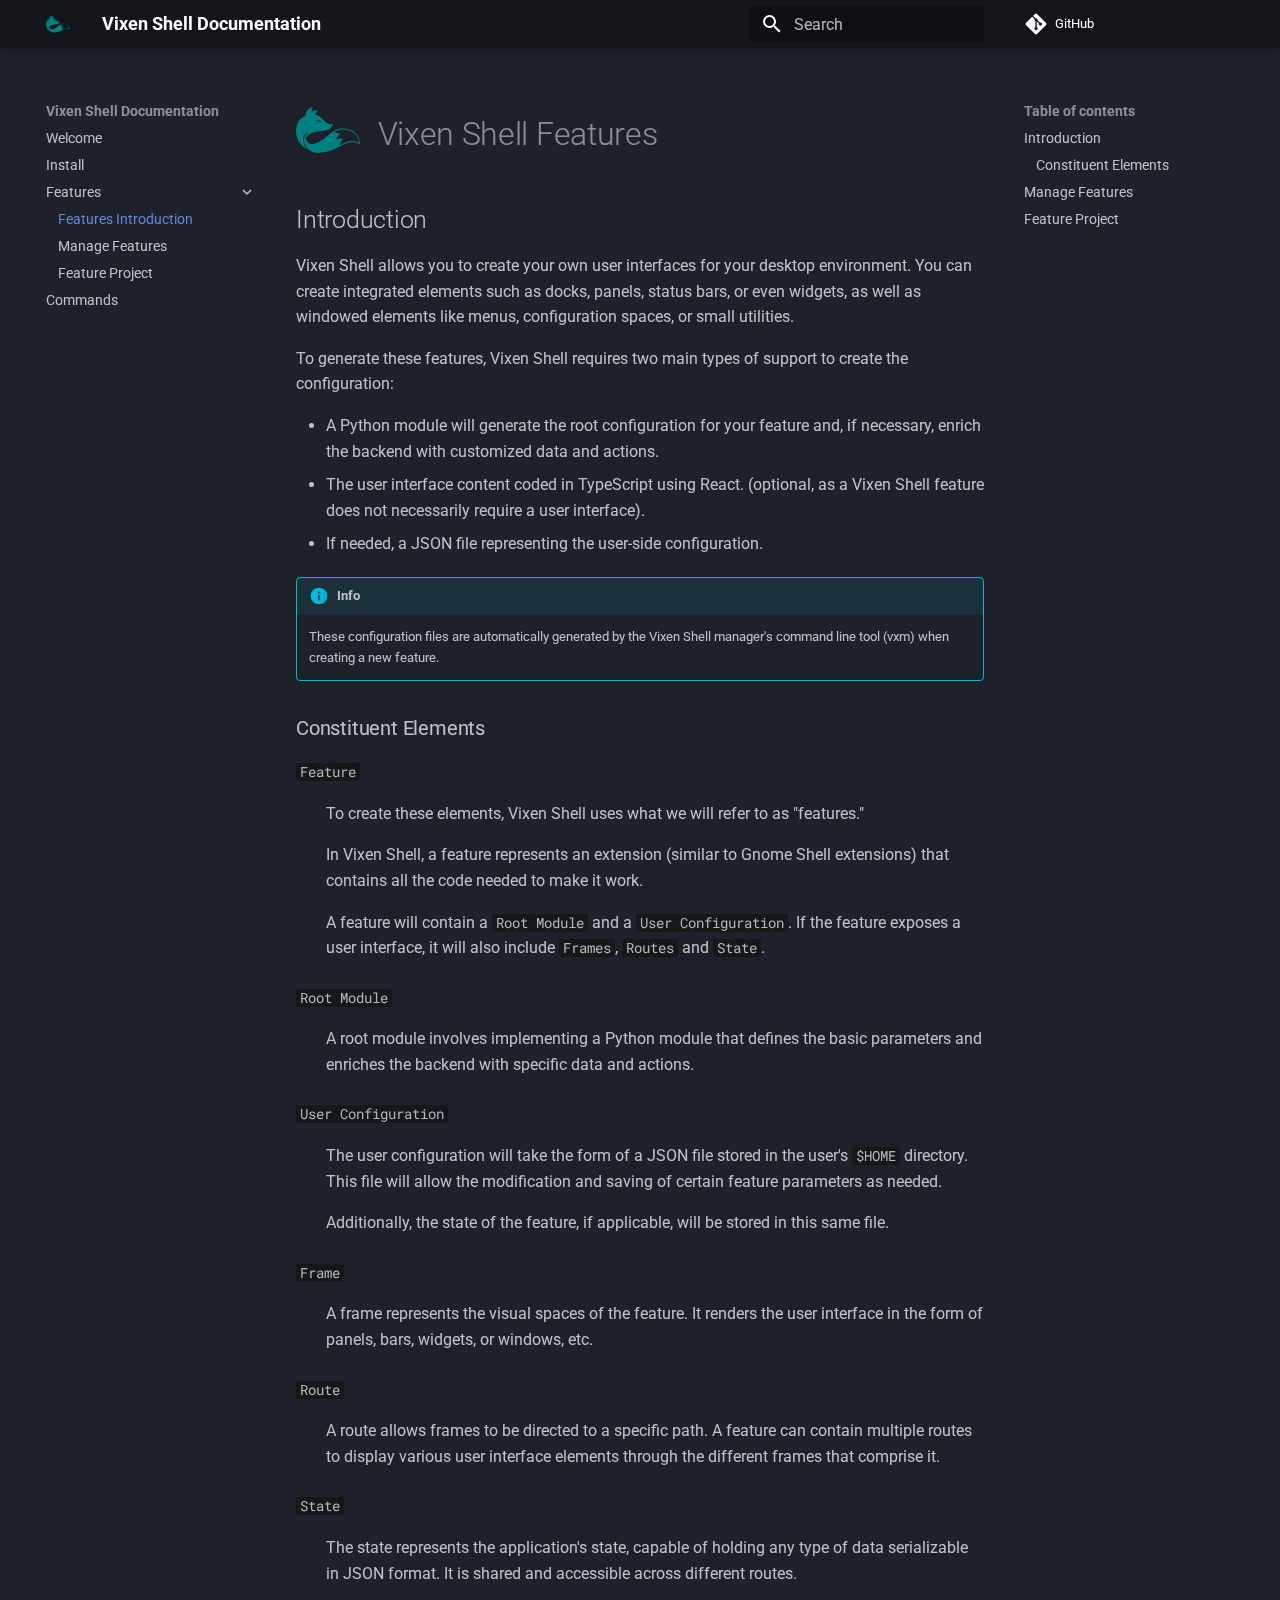
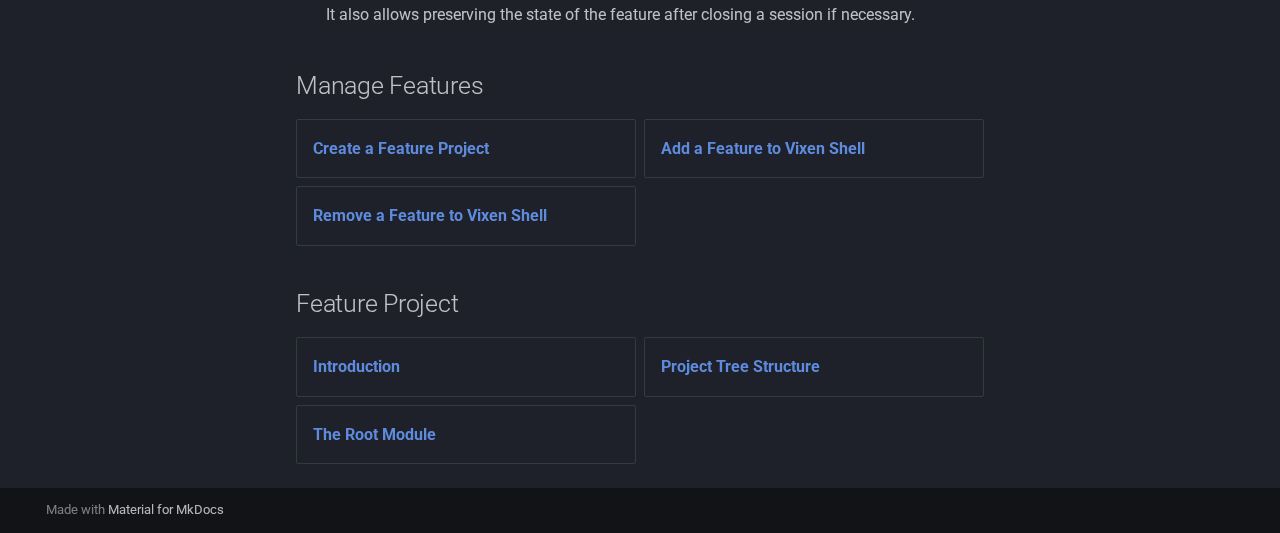
<file: features/intro/index.html>
<!doctype html>
<html lang="en" class="no-js">
  <head>
    
      <meta charset="utf-8">
      <meta name="viewport" content="width=device-width,initial-scale=1">
      
      
      
        <link rel="canonical" href="https://vixen-shell.github.io/features/intro/">
      
      
        <link rel="prev" href="../../install/">
      
      
        <link rel="next" href="../manage/">
      
      
      <link rel="icon" href="../../assets/vixen_logo.svg">
      <meta name="generator" content="mkdocs-1.6.0, mkdocs-material-9.5.26">
    
    
      
        <title>Features Introduction - Vixen Shell Documentation</title>
      
    
    
      <link rel="stylesheet" href="../../assets/stylesheets/main.6543a935.min.css">
      
        
        <link rel="stylesheet" href="../../assets/stylesheets/palette.06af60db.min.css">
      
      

  
  
  
  
  <style>:root{--md-annotation-icon:url('data:image/svg+xml;charset=utf-8,<svg xmlns="http://www.w3.org/2000/svg" viewBox="0 0 24 24"><path d="M17 13h-4v4h-2v-4H7v-2h4V7h2v4h4m-5-9A10 10 0 0 0 2 12a10 10 0 0 0 10 10 10 10 0 0 0 10-10A10 10 0 0 0 12 2Z"/></svg>');}</style>


    
    
      
    
    
      
        
        
        <link rel="preconnect" href="https://fonts.gstatic.com" crossorigin>
        <link rel="stylesheet" href="https://fonts.googleapis.com/css?family=Roboto:300,300i,400,400i,700,700i%7CRoboto+Mono:400,400i,700,700i&display=fallback">
        <style>:root{--md-text-font:"Roboto";--md-code-font:"Roboto Mono"}</style>
      
    
    
      <link rel="stylesheet" href="../../stylesheets/extra.css">
    
    <script>__md_scope=new URL("../..",location),__md_hash=e=>[...e].reduce((e,_)=>(e<<5)-e+_.charCodeAt(0),0),__md_get=(e,_=localStorage,t=__md_scope)=>JSON.parse(_.getItem(t.pathname+"."+e)),__md_set=(e,_,t=localStorage,a=__md_scope)=>{try{t.setItem(a.pathname+"."+e,JSON.stringify(_))}catch(e){}}</script>
    
      

    
    
    
   <link href="../../assets/stylesheets/glightbox.min.css" rel="stylesheet"/><style>
    html.glightbox-open { overflow: initial; height: 100%; }
    .gslide-title { margin-top: 0px; user-select: text; }
    .gslide-desc { color: #666; user-select: text; }
    .gslide-image img { background: white; }
    .gscrollbar-fixer { padding-right: 15px; }
    .gdesc-inner { font-size: 0.75rem; }
    body[data-md-color-scheme="slate"] .gdesc-inner { background: var(--md-default-bg-color);}
    body[data-md-color-scheme="slate"] .gslide-title { color: var(--md-default-fg-color);}
    body[data-md-color-scheme="slate"] .gslide-desc { color: var(--md-default-fg-color);}</style> <script src="../../assets/javascripts/glightbox.min.js"></script></head>
  
  
    
    
    
    
    
    <body dir="ltr" data-md-color-scheme="slate" data-md-color-primary="black" data-md-color-accent="indigo">
  
    
    <input class="md-toggle" data-md-toggle="drawer" type="checkbox" id="__drawer" autocomplete="off">
    <input class="md-toggle" data-md-toggle="search" type="checkbox" id="__search" autocomplete="off">
    <label class="md-overlay" for="__drawer"></label>
    <div data-md-component="skip">
      
        
        <a href="#vixen-shell-features" class="md-skip">
          Skip to content
        </a>
      
    </div>
    <div data-md-component="announce">
      
    </div>
    
    
      

  

<header class="md-header md-header--shadow" data-md-component="header">
  <nav class="md-header__inner md-grid" aria-label="Header">
    <a href="../.." title="Vixen Shell Documentation" class="md-header__button md-logo" aria-label="Vixen Shell Documentation" data-md-component="logo">
      
  <img src="../../assets/vixen_logo.svg" alt="logo">

    </a>
    <label class="md-header__button md-icon" for="__drawer">
      
      <svg xmlns="http://www.w3.org/2000/svg" viewBox="0 0 24 24"><path d="M3 6h18v2H3V6m0 5h18v2H3v-2m0 5h18v2H3v-2Z"/></svg>
    </label>
    <div class="md-header__title" data-md-component="header-title">
      <div class="md-header__ellipsis">
        <div class="md-header__topic">
          <span class="md-ellipsis">
            Vixen Shell Documentation
          </span>
        </div>
        <div class="md-header__topic" data-md-component="header-topic">
          <span class="md-ellipsis">
            
              Features Introduction
            
          </span>
        </div>
      </div>
    </div>
    
      
    
    
    
    
      <label class="md-header__button md-icon" for="__search">
        
        <svg xmlns="http://www.w3.org/2000/svg" viewBox="0 0 24 24"><path d="M9.5 3A6.5 6.5 0 0 1 16 9.5c0 1.61-.59 3.09-1.56 4.23l.27.27h.79l5 5-1.5 1.5-5-5v-.79l-.27-.27A6.516 6.516 0 0 1 9.5 16 6.5 6.5 0 0 1 3 9.5 6.5 6.5 0 0 1 9.5 3m0 2C7 5 5 7 5 9.5S7 14 9.5 14 14 12 14 9.5 12 5 9.5 5Z"/></svg>
      </label>
      <div class="md-search" data-md-component="search" role="dialog">
  <label class="md-search__overlay" for="__search"></label>
  <div class="md-search__inner" role="search">
    <form class="md-search__form" name="search">
      <input type="text" class="md-search__input" name="query" aria-label="Search" placeholder="Search" autocapitalize="off" autocorrect="off" autocomplete="off" spellcheck="false" data-md-component="search-query" required>
      <label class="md-search__icon md-icon" for="__search">
        
        <svg xmlns="http://www.w3.org/2000/svg" viewBox="0 0 24 24"><path d="M9.5 3A6.5 6.5 0 0 1 16 9.5c0 1.61-.59 3.09-1.56 4.23l.27.27h.79l5 5-1.5 1.5-5-5v-.79l-.27-.27A6.516 6.516 0 0 1 9.5 16 6.5 6.5 0 0 1 3 9.5 6.5 6.5 0 0 1 9.5 3m0 2C7 5 5 7 5 9.5S7 14 9.5 14 14 12 14 9.5 12 5 9.5 5Z"/></svg>
        
        <svg xmlns="http://www.w3.org/2000/svg" viewBox="0 0 24 24"><path d="M20 11v2H8l5.5 5.5-1.42 1.42L4.16 12l7.92-7.92L13.5 5.5 8 11h12Z"/></svg>
      </label>
      <nav class="md-search__options" aria-label="Search">
        
        <button type="reset" class="md-search__icon md-icon" title="Clear" aria-label="Clear" tabindex="-1">
          
          <svg xmlns="http://www.w3.org/2000/svg" viewBox="0 0 24 24"><path d="M19 6.41 17.59 5 12 10.59 6.41 5 5 6.41 10.59 12 5 17.59 6.41 19 12 13.41 17.59 19 19 17.59 13.41 12 19 6.41Z"/></svg>
        </button>
      </nav>
      
    </form>
    <div class="md-search__output">
      <div class="md-search__scrollwrap" tabindex="0" data-md-scrollfix>
        <div class="md-search-result" data-md-component="search-result">
          <div class="md-search-result__meta">
            Initializing search
          </div>
          <ol class="md-search-result__list" role="presentation"></ol>
        </div>
      </div>
    </div>
  </div>
</div>
    
    
      <div class="md-header__source">
        <a href="https://github.com/vixen-shell" title="Go to repository" class="md-source" data-md-component="source">
  <div class="md-source__icon md-icon">
    
    <svg xmlns="http://www.w3.org/2000/svg" viewBox="0 0 448 512"><!--! Font Awesome Free 6.5.2 by @fontawesome - https://fontawesome.com License - https://fontawesome.com/license/free (Icons: CC BY 4.0, Fonts: SIL OFL 1.1, Code: MIT License) Copyright 2024 Fonticons, Inc.--><path d="M439.55 236.05 244 40.45a28.87 28.87 0 0 0-40.81 0l-40.66 40.63 51.52 51.52c27.06-9.14 52.68 16.77 43.39 43.68l49.66 49.66c34.23-11.8 61.18 31 35.47 56.69-26.49 26.49-70.21-2.87-56-37.34L240.22 199v121.85c25.3 12.54 22.26 41.85 9.08 55a34.34 34.34 0 0 1-48.55 0c-17.57-17.6-11.07-46.91 11.25-56v-123c-20.8-8.51-24.6-30.74-18.64-45L142.57 101 8.45 235.14a28.86 28.86 0 0 0 0 40.81l195.61 195.6a28.86 28.86 0 0 0 40.8 0l194.69-194.69a28.86 28.86 0 0 0 0-40.81z"/></svg>
  </div>
  <div class="md-source__repository">
    GitHub
  </div>
</a>
      </div>
    
  </nav>
  
</header>
    
    <div class="md-container" data-md-component="container">
      
      
        
          
        
      
      <main class="md-main" data-md-component="main">
        <div class="md-main__inner md-grid">
          
            
              
              <div class="md-sidebar md-sidebar--primary" data-md-component="sidebar" data-md-type="navigation" >
                <div class="md-sidebar__scrollwrap">
                  <div class="md-sidebar__inner">
                    



<nav class="md-nav md-nav--primary" aria-label="Navigation" data-md-level="0">
  <label class="md-nav__title" for="__drawer">
    <a href="../.." title="Vixen Shell Documentation" class="md-nav__button md-logo" aria-label="Vixen Shell Documentation" data-md-component="logo">
      
  <img src="../../assets/vixen_logo.svg" alt="logo">

    </a>
    Vixen Shell Documentation
  </label>
  
    <div class="md-nav__source">
      <a href="https://github.com/vixen-shell" title="Go to repository" class="md-source" data-md-component="source">
  <div class="md-source__icon md-icon">
    
    <svg xmlns="http://www.w3.org/2000/svg" viewBox="0 0 448 512"><!--! Font Awesome Free 6.5.2 by @fontawesome - https://fontawesome.com License - https://fontawesome.com/license/free (Icons: CC BY 4.0, Fonts: SIL OFL 1.1, Code: MIT License) Copyright 2024 Fonticons, Inc.--><path d="M439.55 236.05 244 40.45a28.87 28.87 0 0 0-40.81 0l-40.66 40.63 51.52 51.52c27.06-9.14 52.68 16.77 43.39 43.68l49.66 49.66c34.23-11.8 61.18 31 35.47 56.69-26.49 26.49-70.21-2.87-56-37.34L240.22 199v121.85c25.3 12.54 22.26 41.85 9.08 55a34.34 34.34 0 0 1-48.55 0c-17.57-17.6-11.07-46.91 11.25-56v-123c-20.8-8.51-24.6-30.74-18.64-45L142.57 101 8.45 235.14a28.86 28.86 0 0 0 0 40.81l195.61 195.6a28.86 28.86 0 0 0 40.8 0l194.69-194.69a28.86 28.86 0 0 0 0-40.81z"/></svg>
  </div>
  <div class="md-source__repository">
    GitHub
  </div>
</a>
    </div>
  
  <ul class="md-nav__list" data-md-scrollfix>
    
      
      
  
  
  
  
    <li class="md-nav__item">
      <a href="../.." class="md-nav__link">
        
  
  <span class="md-ellipsis">
    Welcome
  </span>
  

      </a>
    </li>
  

    
      
      
  
  
  
  
    <li class="md-nav__item">
      <a href="../../install/" class="md-nav__link">
        
  
  <span class="md-ellipsis">
    Install
  </span>
  

      </a>
    </li>
  

    
      
      
  
  
    
  
  
  
    
    
    
    
    <li class="md-nav__item md-nav__item--active md-nav__item--nested">
      
        
        
        <input class="md-nav__toggle md-toggle " type="checkbox" id="__nav_3" checked>
        
          
          <label class="md-nav__link" for="__nav_3" id="__nav_3_label" tabindex="0">
            
  
  <span class="md-ellipsis">
    Features
  </span>
  

            <span class="md-nav__icon md-icon"></span>
          </label>
        
        <nav class="md-nav" data-md-level="1" aria-labelledby="__nav_3_label" aria-expanded="true">
          <label class="md-nav__title" for="__nav_3">
            <span class="md-nav__icon md-icon"></span>
            Features
          </label>
          <ul class="md-nav__list" data-md-scrollfix>
            
              
                
  
  
    
  
  
  
    <li class="md-nav__item md-nav__item--active">
      
      <input class="md-nav__toggle md-toggle" type="checkbox" id="__toc">
      
      
        
      
      
        <label class="md-nav__link md-nav__link--active" for="__toc">
          
  
  <span class="md-ellipsis">
    Features Introduction
  </span>
  

          <span class="md-nav__icon md-icon"></span>
        </label>
      
      <a href="./" class="md-nav__link md-nav__link--active">
        
  
  <span class="md-ellipsis">
    Features Introduction
  </span>
  

      </a>
      
        

<nav class="md-nav md-nav--secondary" aria-label="Table of contents">
  
  
  
    
  
  
    <label class="md-nav__title" for="__toc">
      <span class="md-nav__icon md-icon"></span>
      Table of contents
    </label>
    <ul class="md-nav__list" data-md-component="toc" data-md-scrollfix>
      
        <li class="md-nav__item">
  <a href="#introduction" class="md-nav__link">
    <span class="md-ellipsis">
      Introduction
    </span>
  </a>
  
    <nav class="md-nav" aria-label="Introduction">
      <ul class="md-nav__list">
        
          <li class="md-nav__item">
  <a href="#constituent-elements" class="md-nav__link">
    <span class="md-ellipsis">
      Constituent Elements
    </span>
  </a>
  
</li>
        
      </ul>
    </nav>
  
</li>
      
        <li class="md-nav__item">
  <a href="#manage-features" class="md-nav__link">
    <span class="md-ellipsis">
      Manage Features
    </span>
  </a>
  
</li>
      
        <li class="md-nav__item">
  <a href="#feature-project" class="md-nav__link">
    <span class="md-ellipsis">
      Feature Project
    </span>
  </a>
  
</li>
      
    </ul>
  
</nav>
      
    </li>
  

              
            
              
                
  
  
  
  
    <li class="md-nav__item">
      <a href="../manage/" class="md-nav__link">
        
  
  <span class="md-ellipsis">
    Manage Features
  </span>
  

      </a>
    </li>
  

              
            
              
                
  
  
  
  
    <li class="md-nav__item">
      <a href="../project/" class="md-nav__link">
        
  
  <span class="md-ellipsis">
    Feature Project
  </span>
  

      </a>
    </li>
  

              
            
          </ul>
        </nav>
      
    </li>
  

    
      
      
  
  
  
  
    <li class="md-nav__item">
      <a href="../../commands/" class="md-nav__link">
        
  
  <span class="md-ellipsis">
    Commands
  </span>
  

      </a>
    </li>
  

    
  </ul>
</nav>
                  </div>
                </div>
              </div>
            
            
              
              <div class="md-sidebar md-sidebar--secondary" data-md-component="sidebar" data-md-type="toc" >
                <div class="md-sidebar__scrollwrap">
                  <div class="md-sidebar__inner">
                    

<nav class="md-nav md-nav--secondary" aria-label="Table of contents">
  
  
  
    
  
  
    <label class="md-nav__title" for="__toc">
      <span class="md-nav__icon md-icon"></span>
      Table of contents
    </label>
    <ul class="md-nav__list" data-md-component="toc" data-md-scrollfix>
      
        <li class="md-nav__item">
  <a href="#introduction" class="md-nav__link">
    <span class="md-ellipsis">
      Introduction
    </span>
  </a>
  
    <nav class="md-nav" aria-label="Introduction">
      <ul class="md-nav__list">
        
          <li class="md-nav__item">
  <a href="#constituent-elements" class="md-nav__link">
    <span class="md-ellipsis">
      Constituent Elements
    </span>
  </a>
  
</li>
        
      </ul>
    </nav>
  
</li>
      
        <li class="md-nav__item">
  <a href="#manage-features" class="md-nav__link">
    <span class="md-ellipsis">
      Manage Features
    </span>
  </a>
  
</li>
      
        <li class="md-nav__item">
  <a href="#feature-project" class="md-nav__link">
    <span class="md-ellipsis">
      Feature Project
    </span>
  </a>
  
</li>
      
    </ul>
  
</nav>
                  </div>
                </div>
              </div>
            
          
          
            <div class="md-content" data-md-component="content">
              <article class="md-content__inner md-typeset">
                
                  

  
  


<h1 id="vixen-shell-features"><img alt="vixen logo" src="../../assets/vixen_logo.svg" style="vertical-align: -40%; margin-right: 10px;" width="64" /> Vixen Shell Features</h1>
<h2 id="introduction">Introduction</h2>
<p>Vixen Shell allows you to create your own user interfaces for your desktop environment. You can create integrated elements such as docks, panels, status bars, or even widgets, as well as windowed elements like menus, configuration spaces, or small utilities.</p>
<p>To generate these features, Vixen Shell requires two main types of support to create the configuration:</p>
<ul>
<li>A Python module will generate the root configuration for your feature and, if necessary, enrich the backend with customized data and actions.</li>
<li>The user interface content coded in TypeScript using React. (optional, as a Vixen Shell feature does not necessarily require a user interface).</li>
<li>If needed, a JSON file representing the user-side configuration.</li>
</ul>
<div class="admonition info">
<p class="admonition-title">Info</p>
<p>These configuration files are automatically generated by the Vixen Shell manager's command line tool (vxm) when creating a new feature.</p>
</div>
<h3 id="constituent-elements">Constituent Elements</h3>
<dl>
<dt><code>Feature</code></dt>
<dd>
<p>To create these elements, Vixen Shell uses what we will refer to as "features."</p>
<p>In Vixen Shell, a feature represents an extension (similar to Gnome Shell extensions) that contains all the code needed to make it work.</p>
<p>A feature will contain a <code>Root Module</code> and a <code>User Configuration</code>. If the feature exposes a user interface, it will also include <code>Frames</code>, <code>Routes</code> and <code>State</code>.</p>
</dd>
<dt><code>Root Module</code></dt>
<dd>
<p>A root module involves implementing a Python module that defines the basic parameters and enriches the backend with specific data and actions.</p>
</dd>
<dt><code>User Configuration</code></dt>
<dd>
<p>The user configuration will take the form of a JSON file stored in the user's <code>$HOME</code> directory. This file will allow the modification and saving of certain feature parameters as needed.</p>
<p>Additionally, the state of the feature, if applicable, will be stored in this same file.</p>
</dd>
<dt><code>Frame</code></dt>
<dd>
<p>A frame represents the visual spaces of the feature. It renders the user interface in the form of panels, bars, widgets, or windows, etc.</p>
</dd>
<dt><code>Route</code></dt>
<dd>
<p>A route allows frames to be directed to a specific path. A feature can contain multiple routes to display various user interface elements through the different frames that comprise it.</p>
</dd>
<dt><code>State</code></dt>
<dd>
<p>The state represents the application's state, capable of holding any type of data serializable in JSON format. It is shared and accessible across different routes.</p>
<p>It also allows preserving the state of the feature after closing a session if necessary.</p>
</dd>
</dl>
<h2 id="manage-features">Manage Features</h2>
<div class="grid">
<p class="card"><a href="../manage/#create-a-feature-project"><strong>Create a Feature Project</strong></a></p>
<p class="card"><a href="../manage/#add-a-feature-to-vixen-shell"><strong>Add a Feature to Vixen Shell</strong></a></p>
<p class="card"><a href="../manage/#remove-a-feature-to-vixen-shell"><strong>Remove a Feature to Vixen Shell</strong></a></p>
</div>
<h2 id="feature-project">Feature Project</h2>
<div class="grid">
<p class="card"><a href="../project/#introduction"><strong>Introduction</strong></a></p>
<p class="card"><a href="../project/#project-tree-strucure"><strong>Project Tree Structure</strong></a></p>
<p class="card"><a href="../project/#the-root-module"><strong>The Root Module</strong></a></p>
</div>












                
              </article>
            </div>
          
          
<script>var target=document.getElementById(location.hash.slice(1));target&&target.name&&(target.checked=target.name.startsWith("__tabbed_"))</script>
        </div>
        
      </main>
      
        <footer class="md-footer">
  
  <div class="md-footer-meta md-typeset">
    <div class="md-footer-meta__inner md-grid">
      <div class="md-copyright">
  
  
    Made with
    <a href="https://squidfunk.github.io/mkdocs-material/" target="_blank" rel="noopener">
      Material for MkDocs
    </a>
  
</div>
      
    </div>
  </div>
</footer>
      
    </div>
    <div class="md-dialog" data-md-component="dialog">
      <div class="md-dialog__inner md-typeset"></div>
    </div>
    
    
    <script id="__config" type="application/json">{"base": "../..", "features": ["content.code.copy", "content.code.select", "content.code.annotate"], "search": "../../assets/javascripts/workers/search.b8dbb3d2.min.js", "translations": {"clipboard.copied": "Copied to clipboard", "clipboard.copy": "Copy to clipboard", "search.result.more.one": "1 more on this page", "search.result.more.other": "# more on this page", "search.result.none": "No matching documents", "search.result.one": "1 matching document", "search.result.other": "# matching documents", "search.result.placeholder": "Type to start searching", "search.result.term.missing": "Missing", "select.version": "Select version"}}</script>
    
    
      <script src="../../assets/javascripts/bundle.ad660dcc.min.js"></script>
      
    
  <script id="init-glightbox">const lightbox = GLightbox({"touchNavigation": true, "loop": false, "zoomable": true, "draggable": true, "openEffect": "zoom", "closeEffect": "zoom", "slideEffect": "slide"});
document$.subscribe(() => { lightbox.reload() });
</script></body>
</html>
</file>
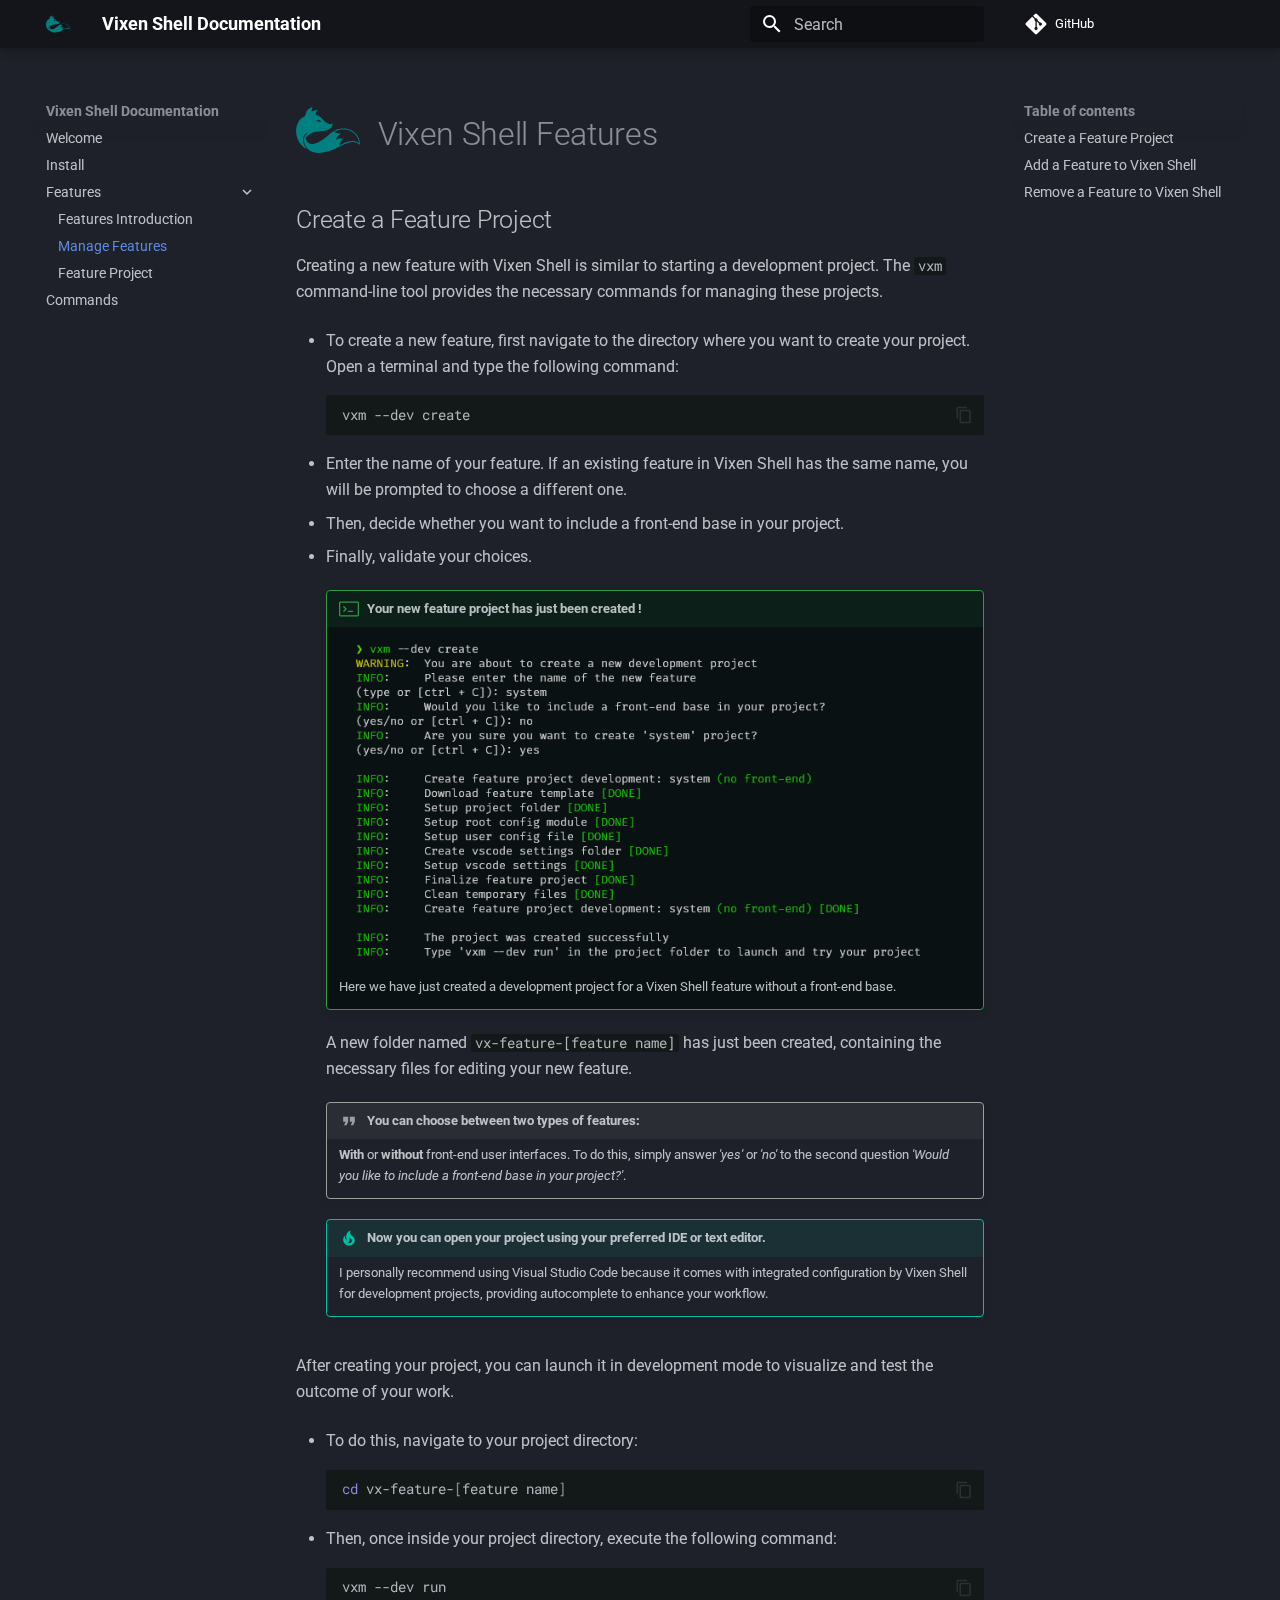
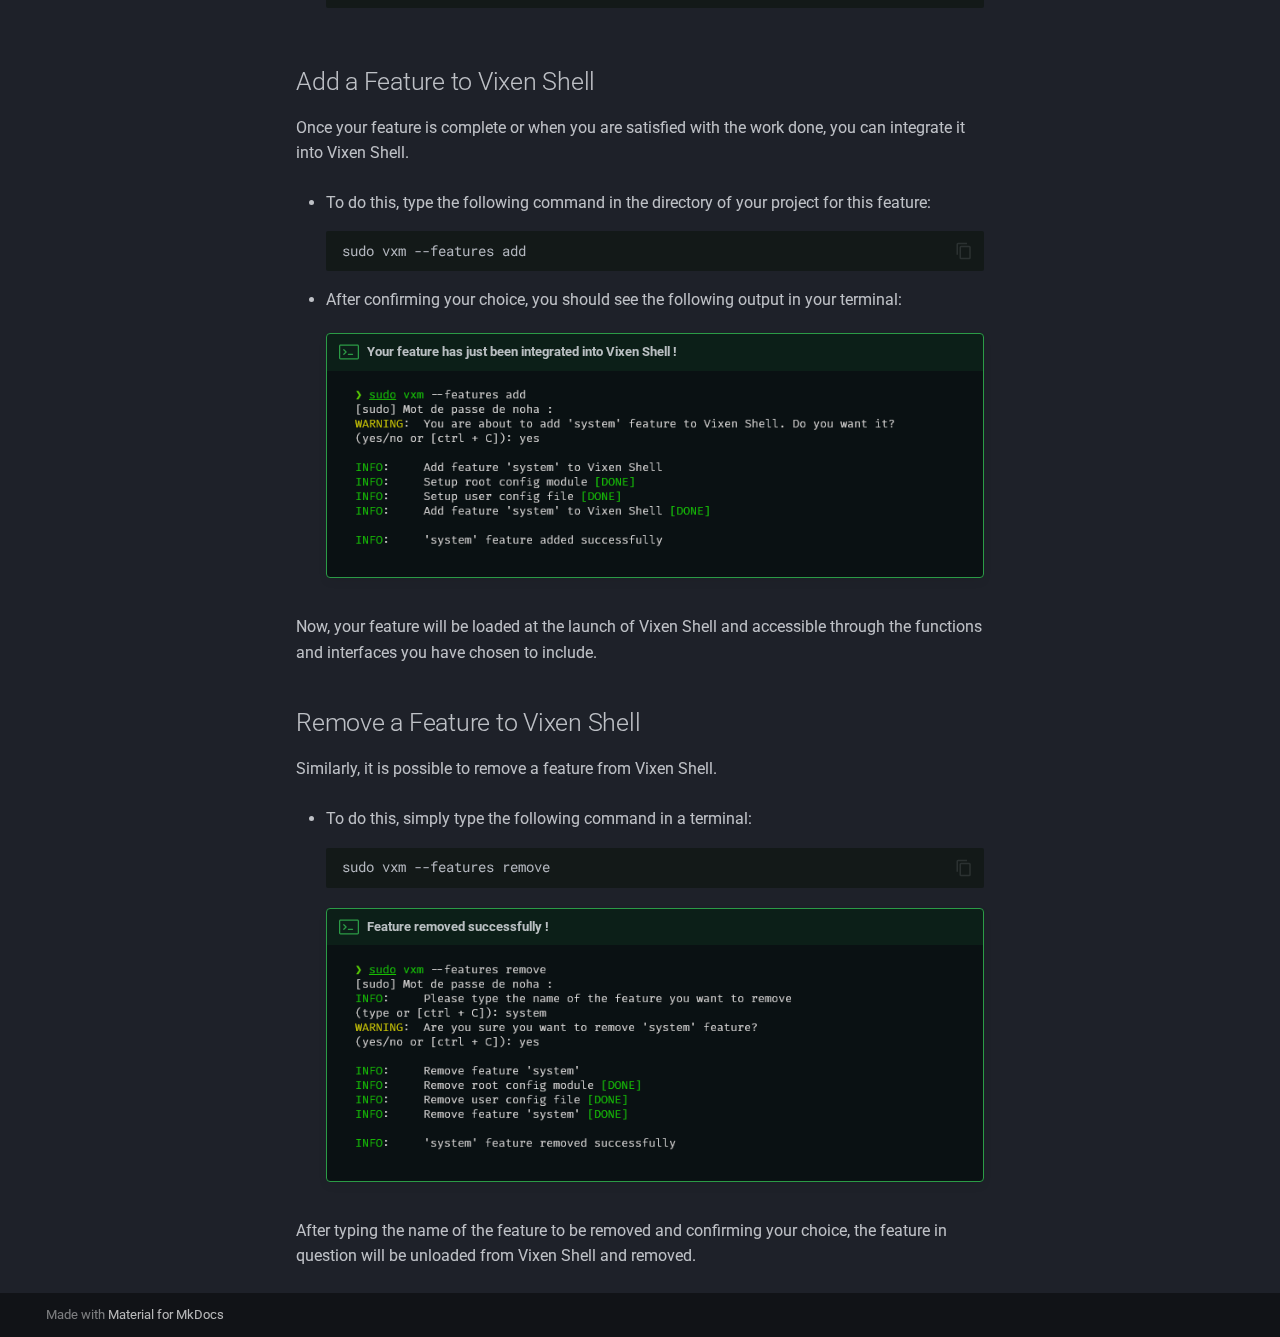
<file: features/manage/index.html>
<!doctype html>
<html lang="en" class="no-js">
  <head>
    
      <meta charset="utf-8">
      <meta name="viewport" content="width=device-width,initial-scale=1">
      
      
      
        <link rel="canonical" href="https://vixen-shell.github.io/features/manage/">
      
      
        <link rel="prev" href="../intro/">
      
      
        <link rel="next" href="../project/">
      
      
      <link rel="icon" href="../../assets/vixen_logo.svg">
      <meta name="generator" content="mkdocs-1.6.0, mkdocs-material-9.5.26">
    
    
      
        <title>Manage Features - Vixen Shell Documentation</title>
      
    
    
      <link rel="stylesheet" href="../../assets/stylesheets/main.6543a935.min.css">
      
        
        <link rel="stylesheet" href="../../assets/stylesheets/palette.06af60db.min.css">
      
      

  
  
  
  
  <style>:root{--md-annotation-icon:url('data:image/svg+xml;charset=utf-8,<svg xmlns="http://www.w3.org/2000/svg" viewBox="0 0 24 24"><path d="M17 13h-4v4h-2v-4H7v-2h4V7h2v4h4m-5-9A10 10 0 0 0 2 12a10 10 0 0 0 10 10 10 10 0 0 0 10-10A10 10 0 0 0 12 2Z"/></svg>');}</style>


    
    
      
    
    
      
        
        
        <link rel="preconnect" href="https://fonts.gstatic.com" crossorigin>
        <link rel="stylesheet" href="https://fonts.googleapis.com/css?family=Roboto:300,300i,400,400i,700,700i%7CRoboto+Mono:400,400i,700,700i&display=fallback">
        <style>:root{--md-text-font:"Roboto";--md-code-font:"Roboto Mono"}</style>
      
    
    
      <link rel="stylesheet" href="../../stylesheets/extra.css">
    
    <script>__md_scope=new URL("../..",location),__md_hash=e=>[...e].reduce((e,_)=>(e<<5)-e+_.charCodeAt(0),0),__md_get=(e,_=localStorage,t=__md_scope)=>JSON.parse(_.getItem(t.pathname+"."+e)),__md_set=(e,_,t=localStorage,a=__md_scope)=>{try{t.setItem(a.pathname+"."+e,JSON.stringify(_))}catch(e){}}</script>
    
      

    
    
    
   <link href="../../assets/stylesheets/glightbox.min.css" rel="stylesheet"/><style>
    html.glightbox-open { overflow: initial; height: 100%; }
    .gslide-title { margin-top: 0px; user-select: text; }
    .gslide-desc { color: #666; user-select: text; }
    .gslide-image img { background: white; }
    .gscrollbar-fixer { padding-right: 15px; }
    .gdesc-inner { font-size: 0.75rem; }
    body[data-md-color-scheme="slate"] .gdesc-inner { background: var(--md-default-bg-color);}
    body[data-md-color-scheme="slate"] .gslide-title { color: var(--md-default-fg-color);}
    body[data-md-color-scheme="slate"] .gslide-desc { color: var(--md-default-fg-color);}</style> <script src="../../assets/javascripts/glightbox.min.js"></script></head>
  
  
    
    
    
    
    
    <body dir="ltr" data-md-color-scheme="slate" data-md-color-primary="black" data-md-color-accent="indigo">
  
    
    <input class="md-toggle" data-md-toggle="drawer" type="checkbox" id="__drawer" autocomplete="off">
    <input class="md-toggle" data-md-toggle="search" type="checkbox" id="__search" autocomplete="off">
    <label class="md-overlay" for="__drawer"></label>
    <div data-md-component="skip">
      
        
        <a href="#vixen-shell-features" class="md-skip">
          Skip to content
        </a>
      
    </div>
    <div data-md-component="announce">
      
    </div>
    
    
      

  

<header class="md-header md-header--shadow" data-md-component="header">
  <nav class="md-header__inner md-grid" aria-label="Header">
    <a href="../.." title="Vixen Shell Documentation" class="md-header__button md-logo" aria-label="Vixen Shell Documentation" data-md-component="logo">
      
  <img src="../../assets/vixen_logo.svg" alt="logo">

    </a>
    <label class="md-header__button md-icon" for="__drawer">
      
      <svg xmlns="http://www.w3.org/2000/svg" viewBox="0 0 24 24"><path d="M3 6h18v2H3V6m0 5h18v2H3v-2m0 5h18v2H3v-2Z"/></svg>
    </label>
    <div class="md-header__title" data-md-component="header-title">
      <div class="md-header__ellipsis">
        <div class="md-header__topic">
          <span class="md-ellipsis">
            Vixen Shell Documentation
          </span>
        </div>
        <div class="md-header__topic" data-md-component="header-topic">
          <span class="md-ellipsis">
            
              Manage Features
            
          </span>
        </div>
      </div>
    </div>
    
      
    
    
    
    
      <label class="md-header__button md-icon" for="__search">
        
        <svg xmlns="http://www.w3.org/2000/svg" viewBox="0 0 24 24"><path d="M9.5 3A6.5 6.5 0 0 1 16 9.5c0 1.61-.59 3.09-1.56 4.23l.27.27h.79l5 5-1.5 1.5-5-5v-.79l-.27-.27A6.516 6.516 0 0 1 9.5 16 6.5 6.5 0 0 1 3 9.5 6.5 6.5 0 0 1 9.5 3m0 2C7 5 5 7 5 9.5S7 14 9.5 14 14 12 14 9.5 12 5 9.5 5Z"/></svg>
      </label>
      <div class="md-search" data-md-component="search" role="dialog">
  <label class="md-search__overlay" for="__search"></label>
  <div class="md-search__inner" role="search">
    <form class="md-search__form" name="search">
      <input type="text" class="md-search__input" name="query" aria-label="Search" placeholder="Search" autocapitalize="off" autocorrect="off" autocomplete="off" spellcheck="false" data-md-component="search-query" required>
      <label class="md-search__icon md-icon" for="__search">
        
        <svg xmlns="http://www.w3.org/2000/svg" viewBox="0 0 24 24"><path d="M9.5 3A6.5 6.5 0 0 1 16 9.5c0 1.61-.59 3.09-1.56 4.23l.27.27h.79l5 5-1.5 1.5-5-5v-.79l-.27-.27A6.516 6.516 0 0 1 9.5 16 6.5 6.5 0 0 1 3 9.5 6.5 6.5 0 0 1 9.5 3m0 2C7 5 5 7 5 9.5S7 14 9.5 14 14 12 14 9.5 12 5 9.5 5Z"/></svg>
        
        <svg xmlns="http://www.w3.org/2000/svg" viewBox="0 0 24 24"><path d="M20 11v2H8l5.5 5.5-1.42 1.42L4.16 12l7.92-7.92L13.5 5.5 8 11h12Z"/></svg>
      </label>
      <nav class="md-search__options" aria-label="Search">
        
        <button type="reset" class="md-search__icon md-icon" title="Clear" aria-label="Clear" tabindex="-1">
          
          <svg xmlns="http://www.w3.org/2000/svg" viewBox="0 0 24 24"><path d="M19 6.41 17.59 5 12 10.59 6.41 5 5 6.41 10.59 12 5 17.59 6.41 19 12 13.41 17.59 19 19 17.59 13.41 12 19 6.41Z"/></svg>
        </button>
      </nav>
      
    </form>
    <div class="md-search__output">
      <div class="md-search__scrollwrap" tabindex="0" data-md-scrollfix>
        <div class="md-search-result" data-md-component="search-result">
          <div class="md-search-result__meta">
            Initializing search
          </div>
          <ol class="md-search-result__list" role="presentation"></ol>
        </div>
      </div>
    </div>
  </div>
</div>
    
    
      <div class="md-header__source">
        <a href="https://github.com/vixen-shell" title="Go to repository" class="md-source" data-md-component="source">
  <div class="md-source__icon md-icon">
    
    <svg xmlns="http://www.w3.org/2000/svg" viewBox="0 0 448 512"><!--! Font Awesome Free 6.5.2 by @fontawesome - https://fontawesome.com License - https://fontawesome.com/license/free (Icons: CC BY 4.0, Fonts: SIL OFL 1.1, Code: MIT License) Copyright 2024 Fonticons, Inc.--><path d="M439.55 236.05 244 40.45a28.87 28.87 0 0 0-40.81 0l-40.66 40.63 51.52 51.52c27.06-9.14 52.68 16.77 43.39 43.68l49.66 49.66c34.23-11.8 61.18 31 35.47 56.69-26.49 26.49-70.21-2.87-56-37.34L240.22 199v121.85c25.3 12.54 22.26 41.85 9.08 55a34.34 34.34 0 0 1-48.55 0c-17.57-17.6-11.07-46.91 11.25-56v-123c-20.8-8.51-24.6-30.74-18.64-45L142.57 101 8.45 235.14a28.86 28.86 0 0 0 0 40.81l195.61 195.6a28.86 28.86 0 0 0 40.8 0l194.69-194.69a28.86 28.86 0 0 0 0-40.81z"/></svg>
  </div>
  <div class="md-source__repository">
    GitHub
  </div>
</a>
      </div>
    
  </nav>
  
</header>
    
    <div class="md-container" data-md-component="container">
      
      
        
          
        
      
      <main class="md-main" data-md-component="main">
        <div class="md-main__inner md-grid">
          
            
              
              <div class="md-sidebar md-sidebar--primary" data-md-component="sidebar" data-md-type="navigation" >
                <div class="md-sidebar__scrollwrap">
                  <div class="md-sidebar__inner">
                    



<nav class="md-nav md-nav--primary" aria-label="Navigation" data-md-level="0">
  <label class="md-nav__title" for="__drawer">
    <a href="../.." title="Vixen Shell Documentation" class="md-nav__button md-logo" aria-label="Vixen Shell Documentation" data-md-component="logo">
      
  <img src="../../assets/vixen_logo.svg" alt="logo">

    </a>
    Vixen Shell Documentation
  </label>
  
    <div class="md-nav__source">
      <a href="https://github.com/vixen-shell" title="Go to repository" class="md-source" data-md-component="source">
  <div class="md-source__icon md-icon">
    
    <svg xmlns="http://www.w3.org/2000/svg" viewBox="0 0 448 512"><!--! Font Awesome Free 6.5.2 by @fontawesome - https://fontawesome.com License - https://fontawesome.com/license/free (Icons: CC BY 4.0, Fonts: SIL OFL 1.1, Code: MIT License) Copyright 2024 Fonticons, Inc.--><path d="M439.55 236.05 244 40.45a28.87 28.87 0 0 0-40.81 0l-40.66 40.63 51.52 51.52c27.06-9.14 52.68 16.77 43.39 43.68l49.66 49.66c34.23-11.8 61.18 31 35.47 56.69-26.49 26.49-70.21-2.87-56-37.34L240.22 199v121.85c25.3 12.54 22.26 41.85 9.08 55a34.34 34.34 0 0 1-48.55 0c-17.57-17.6-11.07-46.91 11.25-56v-123c-20.8-8.51-24.6-30.74-18.64-45L142.57 101 8.45 235.14a28.86 28.86 0 0 0 0 40.81l195.61 195.6a28.86 28.86 0 0 0 40.8 0l194.69-194.69a28.86 28.86 0 0 0 0-40.81z"/></svg>
  </div>
  <div class="md-source__repository">
    GitHub
  </div>
</a>
    </div>
  
  <ul class="md-nav__list" data-md-scrollfix>
    
      
      
  
  
  
  
    <li class="md-nav__item">
      <a href="../.." class="md-nav__link">
        
  
  <span class="md-ellipsis">
    Welcome
  </span>
  

      </a>
    </li>
  

    
      
      
  
  
  
  
    <li class="md-nav__item">
      <a href="../../install/" class="md-nav__link">
        
  
  <span class="md-ellipsis">
    Install
  </span>
  

      </a>
    </li>
  

    
      
      
  
  
    
  
  
  
    
    
    
    
    <li class="md-nav__item md-nav__item--active md-nav__item--nested">
      
        
        
        <input class="md-nav__toggle md-toggle " type="checkbox" id="__nav_3" checked>
        
          
          <label class="md-nav__link" for="__nav_3" id="__nav_3_label" tabindex="0">
            
  
  <span class="md-ellipsis">
    Features
  </span>
  

            <span class="md-nav__icon md-icon"></span>
          </label>
        
        <nav class="md-nav" data-md-level="1" aria-labelledby="__nav_3_label" aria-expanded="true">
          <label class="md-nav__title" for="__nav_3">
            <span class="md-nav__icon md-icon"></span>
            Features
          </label>
          <ul class="md-nav__list" data-md-scrollfix>
            
              
                
  
  
  
  
    <li class="md-nav__item">
      <a href="../intro/" class="md-nav__link">
        
  
  <span class="md-ellipsis">
    Features Introduction
  </span>
  

      </a>
    </li>
  

              
            
              
                
  
  
    
  
  
  
    <li class="md-nav__item md-nav__item--active">
      
      <input class="md-nav__toggle md-toggle" type="checkbox" id="__toc">
      
      
        
      
      
        <label class="md-nav__link md-nav__link--active" for="__toc">
          
  
  <span class="md-ellipsis">
    Manage Features
  </span>
  

          <span class="md-nav__icon md-icon"></span>
        </label>
      
      <a href="./" class="md-nav__link md-nav__link--active">
        
  
  <span class="md-ellipsis">
    Manage Features
  </span>
  

      </a>
      
        

<nav class="md-nav md-nav--secondary" aria-label="Table of contents">
  
  
  
    
  
  
    <label class="md-nav__title" for="__toc">
      <span class="md-nav__icon md-icon"></span>
      Table of contents
    </label>
    <ul class="md-nav__list" data-md-component="toc" data-md-scrollfix>
      
        <li class="md-nav__item">
  <a href="#create-a-feature-project" class="md-nav__link">
    <span class="md-ellipsis">
      Create a Feature Project
    </span>
  </a>
  
</li>
      
        <li class="md-nav__item">
  <a href="#add-a-feature-to-vixen-shell" class="md-nav__link">
    <span class="md-ellipsis">
      Add a Feature to Vixen Shell
    </span>
  </a>
  
</li>
      
        <li class="md-nav__item">
  <a href="#remove-a-feature-to-vixen-shell" class="md-nav__link">
    <span class="md-ellipsis">
      Remove a Feature to Vixen Shell
    </span>
  </a>
  
</li>
      
    </ul>
  
</nav>
      
    </li>
  

              
            
              
                
  
  
  
  
    <li class="md-nav__item">
      <a href="../project/" class="md-nav__link">
        
  
  <span class="md-ellipsis">
    Feature Project
  </span>
  

      </a>
    </li>
  

              
            
          </ul>
        </nav>
      
    </li>
  

    
      
      
  
  
  
  
    <li class="md-nav__item">
      <a href="../../commands/" class="md-nav__link">
        
  
  <span class="md-ellipsis">
    Commands
  </span>
  

      </a>
    </li>
  

    
  </ul>
</nav>
                  </div>
                </div>
              </div>
            
            
              
              <div class="md-sidebar md-sidebar--secondary" data-md-component="sidebar" data-md-type="toc" >
                <div class="md-sidebar__scrollwrap">
                  <div class="md-sidebar__inner">
                    

<nav class="md-nav md-nav--secondary" aria-label="Table of contents">
  
  
  
    
  
  
    <label class="md-nav__title" for="__toc">
      <span class="md-nav__icon md-icon"></span>
      Table of contents
    </label>
    <ul class="md-nav__list" data-md-component="toc" data-md-scrollfix>
      
        <li class="md-nav__item">
  <a href="#create-a-feature-project" class="md-nav__link">
    <span class="md-ellipsis">
      Create a Feature Project
    </span>
  </a>
  
</li>
      
        <li class="md-nav__item">
  <a href="#add-a-feature-to-vixen-shell" class="md-nav__link">
    <span class="md-ellipsis">
      Add a Feature to Vixen Shell
    </span>
  </a>
  
</li>
      
        <li class="md-nav__item">
  <a href="#remove-a-feature-to-vixen-shell" class="md-nav__link">
    <span class="md-ellipsis">
      Remove a Feature to Vixen Shell
    </span>
  </a>
  
</li>
      
    </ul>
  
</nav>
                  </div>
                </div>
              </div>
            
          
          
            <div class="md-content" data-md-component="content">
              <article class="md-content__inner md-typeset">
                
                  

  
  


<h1 id="vixen-shell-features"><img alt="vixen logo" src="../../assets/vixen_logo.svg" style="vertical-align: -40%; margin-right: 10px;" width="64" /> Vixen Shell Features</h1>
<h2 id="create-a-feature-project">Create a Feature Project</h2>
<p>Creating a new feature with Vixen Shell is similar to starting a development project. The <code>vxm</code> command-line tool provides the necessary commands for managing these projects.</p>
<ul>
<li>
<p>To create a new feature, first navigate to the directory where you want to create your project. Open a terminal and type the following command:</p>
<div class="language-bash highlight"><pre><span></span><code><span id="__span-0-1"><a id="__codelineno-0-1" name="__codelineno-0-1" href="#__codelineno-0-1"></a>vxm<span class="w"> </span>--dev<span class="w"> </span>create
</span></code></pre></div>
</li>
<li>
<p>Enter the name of your feature. If an existing feature in Vixen Shell has the same name, you will be prompted to choose a different one.</p>
</li>
<li>Then, decide whether you want to include a front-end base in your project.</li>
<li>
<p>Finally, validate your choices.</p>
<div class="admonition terminal_success">
<p class="admonition-title">Your new feature project has just been created !</p>
<p><img alt="img" src="../../assets/figures/term_valid_new_feat.png" />
Here we have just created a development project for a Vixen Shell feature without a front-end base.</p>
</div>
<p>A new folder named <code>vx-feature-[feature name]</code> has just been created, containing the necessary files for editing your new feature.</p>
<div class="admonition quote">
<p class="admonition-title">You can choose between two types of features:</p>
<p><strong>With</strong> or <strong>without</strong> front-end user interfaces. To do this, simply answer <em>'yes'</em> or <em>'no'</em> to the second question <em>'Would you like to include a front-end base in your project?'</em>.</p>
</div>
<div class="admonition tip">
<p class="admonition-title">Now you can open your project using your preferred IDE or text editor.</p>
<p>I personally recommend using Visual Studio Code because it comes with integrated configuration by Vixen Shell for development projects, providing autocomplete to enhance your workflow.</p>
</div>
</li>
</ul>
<p>After creating your project, you can launch it in development mode to visualize and test the outcome of your work.</p>
<ul>
<li>
<p>To do this, navigate to your project directory:</p>
<div class="language-bash highlight"><pre><span></span><code><span id="__span-1-1"><a id="__codelineno-1-1" name="__codelineno-1-1" href="#__codelineno-1-1"></a><span class="nb">cd</span><span class="w"> </span>vx-feature-<span class="o">[</span>feature<span class="w"> </span>name<span class="o">]</span>
</span></code></pre></div>
</li>
<li>
<p>Then, once inside your project directory, execute the following command:</p>
<div class="language-bash highlight"><pre><span></span><code><span id="__span-2-1"><a id="__codelineno-2-1" name="__codelineno-2-1" href="#__codelineno-2-1"></a>vxm<span class="w"> </span>--dev<span class="w"> </span>run
</span></code></pre></div>
</li>
</ul>
<h2 id="add-a-feature-to-vixen-shell">Add a Feature to Vixen Shell</h2>
<p>Once your feature is complete or when you are satisfied with the work done, you can integrate it into Vixen Shell.</p>
<ul>
<li>
<p>To do this, type the following command in the directory of your project for this feature:</p>
<div class="language-bash highlight"><pre><span></span><code><span id="__span-3-1"><a id="__codelineno-3-1" name="__codelineno-3-1" href="#__codelineno-3-1"></a>sudo<span class="w"> </span>vxm<span class="w"> </span>--features<span class="w"> </span>add
</span></code></pre></div>
</li>
<li>
<p>After confirming your choice, you should see the following output in your terminal:</p>
<div class="admonition terminal_success">
<p class="admonition-title">Your feature has just been integrated into Vixen Shell !</p>
<p><img alt="img" src="../../assets/figures/term_valid_add_feat.png" /></p>
</div>
</li>
</ul>
<p>Now, your feature will be loaded at the launch of Vixen Shell and accessible through the functions and interfaces you have chosen to include.</p>
<h2 id="remove-a-feature-to-vixen-shell">Remove a Feature to Vixen Shell</h2>
<p>Similarly, it is possible to remove a feature from Vixen Shell.</p>
<ul>
<li>
<p>To do this, simply type the following command in a terminal:</p>
<div class="language-bash highlight"><pre><span></span><code><span id="__span-4-1"><a id="__codelineno-4-1" name="__codelineno-4-1" href="#__codelineno-4-1"></a>sudo<span class="w"> </span>vxm<span class="w"> </span>--features<span class="w"> </span>remove
</span></code></pre></div>
<div class="admonition terminal_success">
<p class="admonition-title">Feature removed successfully !</p>
<p><img alt="img" src="../../assets/figures/term_valid_remove_feat.png" /></p>
</div>
</li>
</ul>
<p>After typing the name of the feature to be removed and confirming your choice, the feature in question will be unloaded from Vixen Shell and removed.</p>












                
              </article>
            </div>
          
          
<script>var target=document.getElementById(location.hash.slice(1));target&&target.name&&(target.checked=target.name.startsWith("__tabbed_"))</script>
        </div>
        
      </main>
      
        <footer class="md-footer">
  
  <div class="md-footer-meta md-typeset">
    <div class="md-footer-meta__inner md-grid">
      <div class="md-copyright">
  
  
    Made with
    <a href="https://squidfunk.github.io/mkdocs-material/" target="_blank" rel="noopener">
      Material for MkDocs
    </a>
  
</div>
      
    </div>
  </div>
</footer>
      
    </div>
    <div class="md-dialog" data-md-component="dialog">
      <div class="md-dialog__inner md-typeset"></div>
    </div>
    
    
    <script id="__config" type="application/json">{"base": "../..", "features": ["content.code.copy", "content.code.select", "content.code.annotate"], "search": "../../assets/javascripts/workers/search.b8dbb3d2.min.js", "translations": {"clipboard.copied": "Copied to clipboard", "clipboard.copy": "Copy to clipboard", "search.result.more.one": "1 more on this page", "search.result.more.other": "# more on this page", "search.result.none": "No matching documents", "search.result.one": "1 matching document", "search.result.other": "# matching documents", "search.result.placeholder": "Type to start searching", "search.result.term.missing": "Missing", "select.version": "Select version"}}</script>
    
    
      <script src="../../assets/javascripts/bundle.ad660dcc.min.js"></script>
      
    
  <script id="init-glightbox">const lightbox = GLightbox({"touchNavigation": true, "loop": false, "zoomable": true, "draggable": true, "openEffect": "zoom", "closeEffect": "zoom", "slideEffect": "slide"});
document$.subscribe(() => { lightbox.reload() });
</script></body>
</html>
</file>
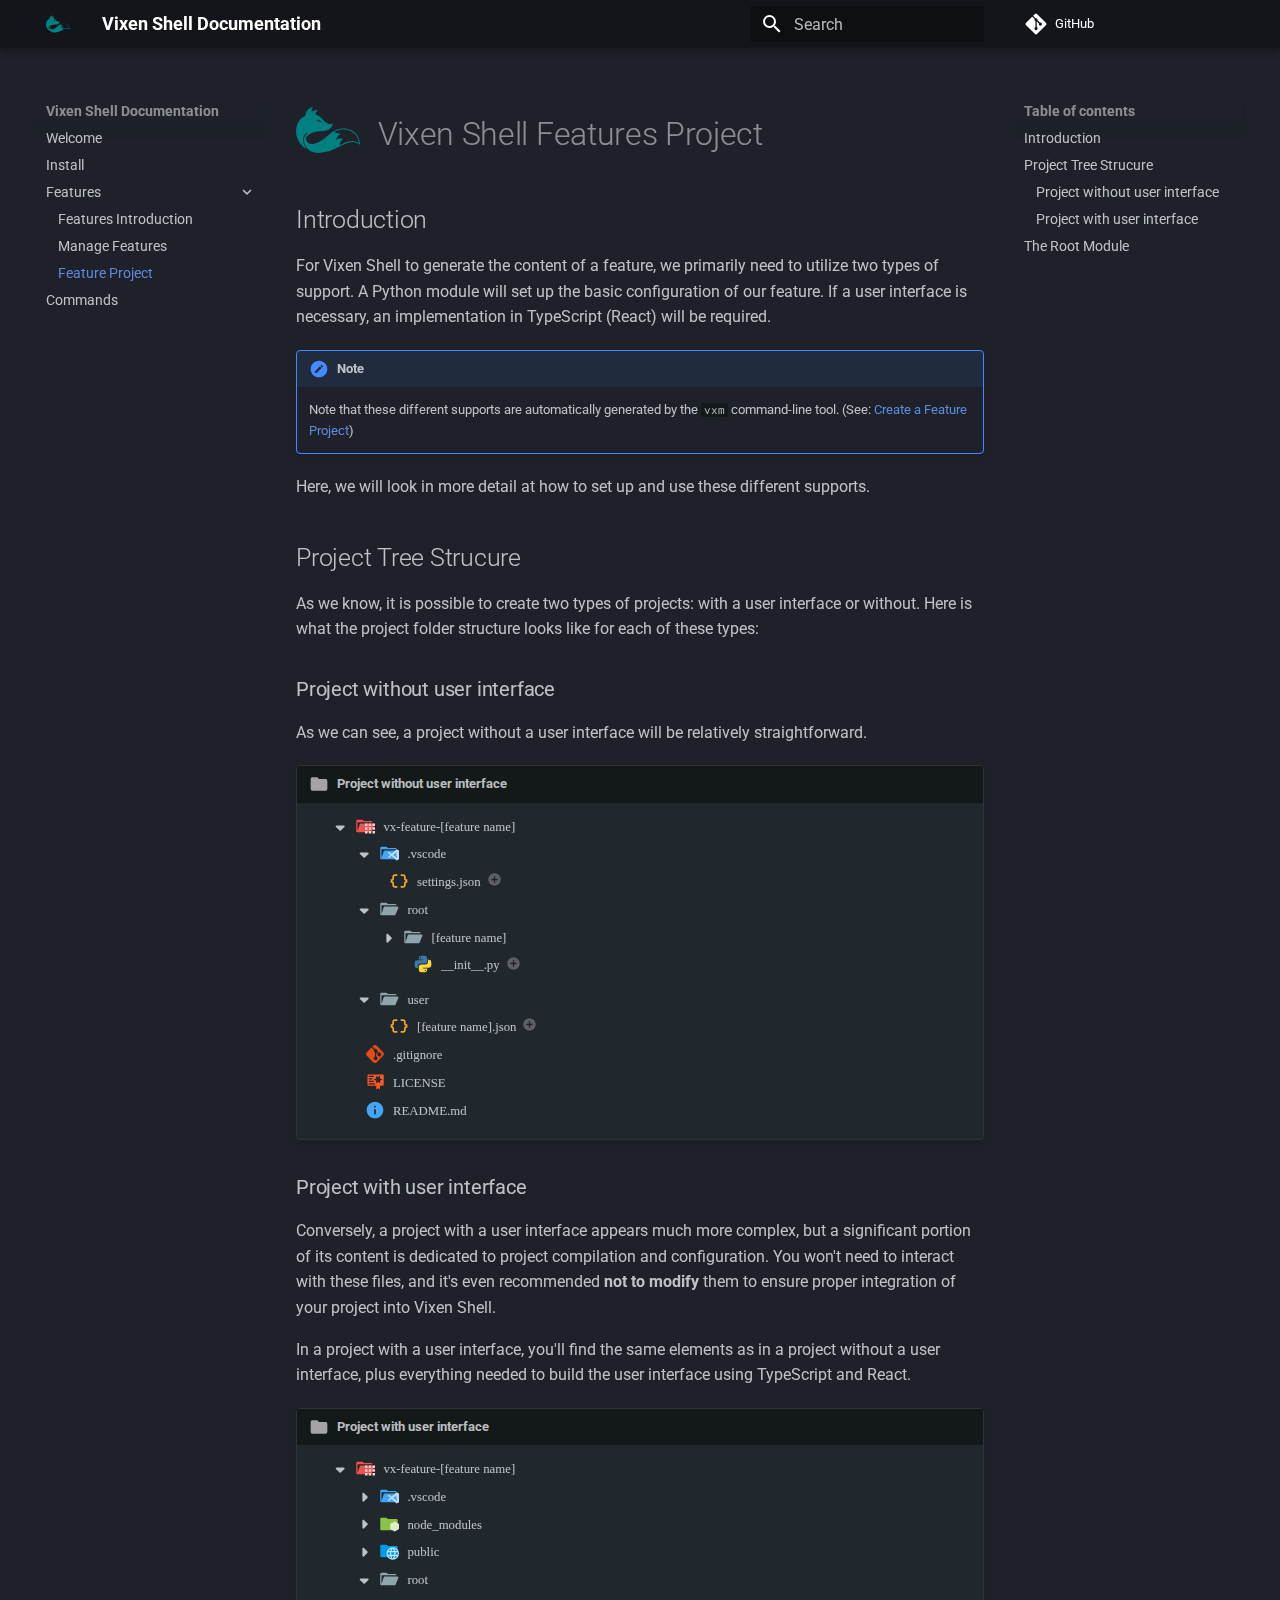
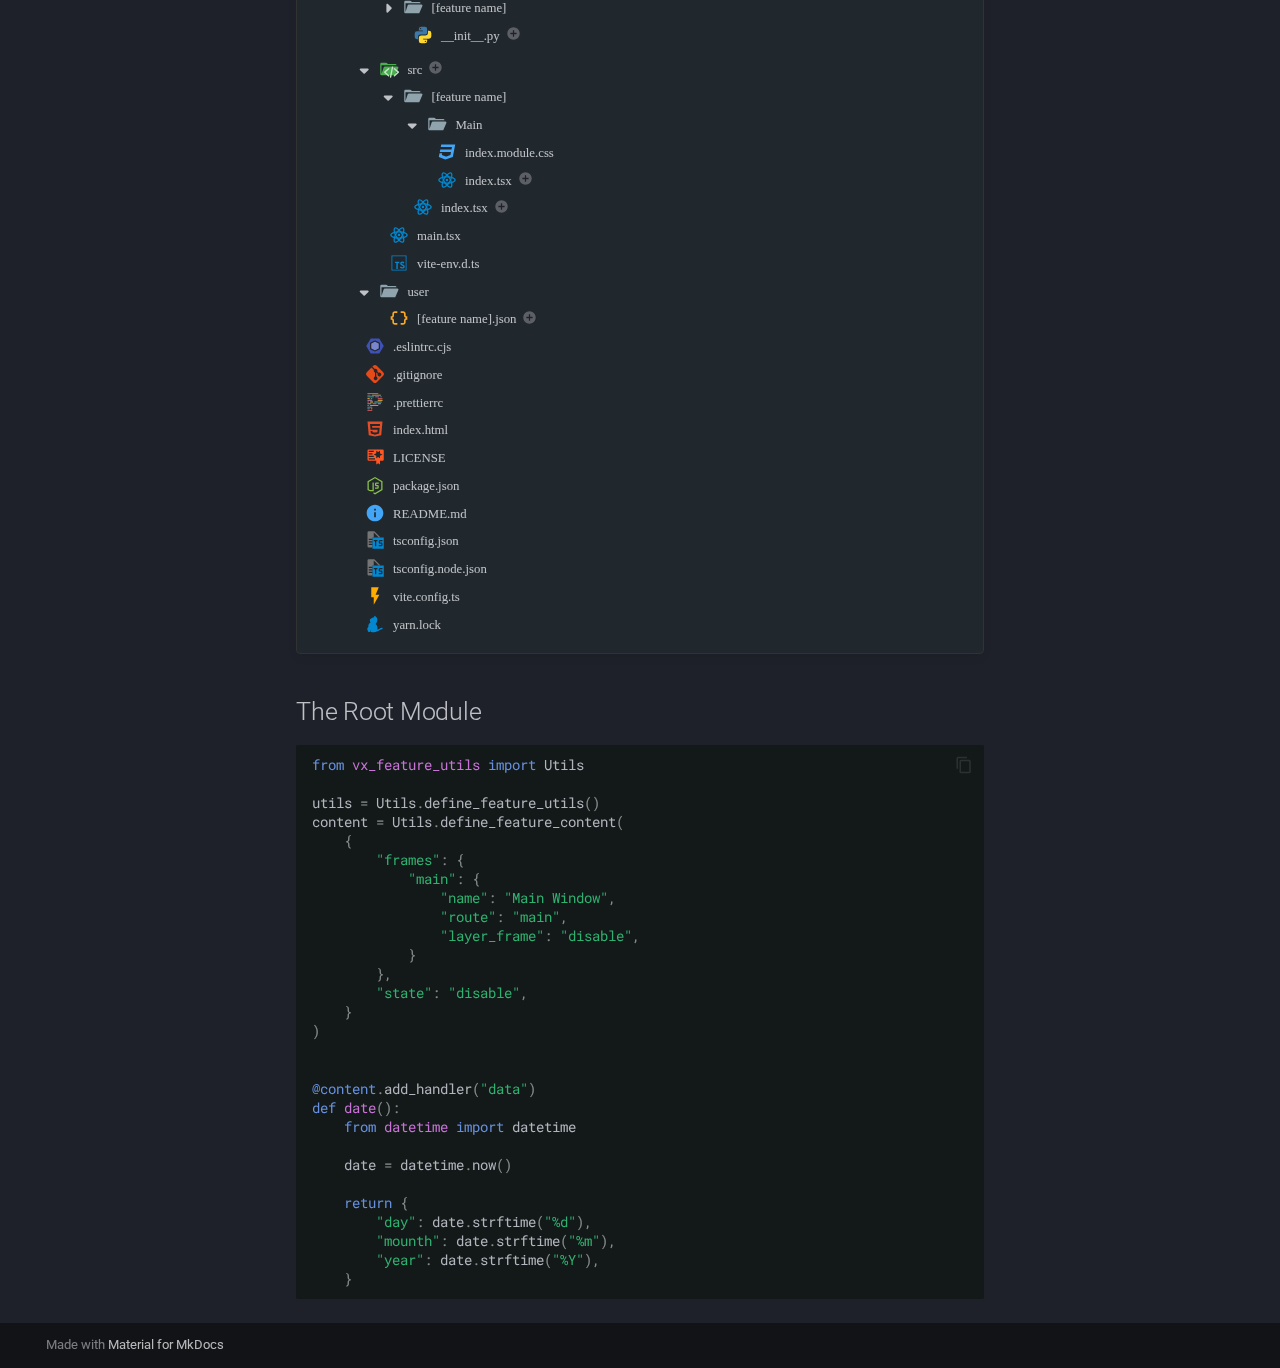
<file: features/project/index.html>
<!doctype html>
<html lang="en" class="no-js">
  <head>
    
      <meta charset="utf-8">
      <meta name="viewport" content="width=device-width,initial-scale=1">
      
      
      
        <link rel="canonical" href="https://vixen-shell.github.io/features/project/">
      
      
        <link rel="prev" href="../manage/">
      
      
        <link rel="next" href="../../commands/">
      
      
      <link rel="icon" href="../../assets/vixen_logo.svg">
      <meta name="generator" content="mkdocs-1.6.0, mkdocs-material-9.5.26">
    
    
      
        <title>Feature Project - Vixen Shell Documentation</title>
      
    
    
      <link rel="stylesheet" href="../../assets/stylesheets/main.6543a935.min.css">
      
        
        <link rel="stylesheet" href="../../assets/stylesheets/palette.06af60db.min.css">
      
      

  
  
  
  
  <style>:root{--md-annotation-icon:url('data:image/svg+xml;charset=utf-8,<svg xmlns="http://www.w3.org/2000/svg" viewBox="0 0 24 24"><path d="M17 13h-4v4h-2v-4H7v-2h4V7h2v4h4m-5-9A10 10 0 0 0 2 12a10 10 0 0 0 10 10 10 10 0 0 0 10-10A10 10 0 0 0 12 2Z"/></svg>');}</style>


    
    
      
    
    
      
        
        
        <link rel="preconnect" href="https://fonts.gstatic.com" crossorigin>
        <link rel="stylesheet" href="https://fonts.googleapis.com/css?family=Roboto:300,300i,400,400i,700,700i%7CRoboto+Mono:400,400i,700,700i&display=fallback">
        <style>:root{--md-text-font:"Roboto";--md-code-font:"Roboto Mono"}</style>
      
    
    
      <link rel="stylesheet" href="../../stylesheets/extra.css">
    
    <script>__md_scope=new URL("../..",location),__md_hash=e=>[...e].reduce((e,_)=>(e<<5)-e+_.charCodeAt(0),0),__md_get=(e,_=localStorage,t=__md_scope)=>JSON.parse(_.getItem(t.pathname+"."+e)),__md_set=(e,_,t=localStorage,a=__md_scope)=>{try{t.setItem(a.pathname+"."+e,JSON.stringify(_))}catch(e){}}</script>
    
      

    
    
    
   <link href="../../assets/stylesheets/glightbox.min.css" rel="stylesheet"/><style>
    html.glightbox-open { overflow: initial; height: 100%; }
    .gslide-title { margin-top: 0px; user-select: text; }
    .gslide-desc { color: #666; user-select: text; }
    .gslide-image img { background: white; }
    .gscrollbar-fixer { padding-right: 15px; }
    .gdesc-inner { font-size: 0.75rem; }
    body[data-md-color-scheme="slate"] .gdesc-inner { background: var(--md-default-bg-color);}
    body[data-md-color-scheme="slate"] .gslide-title { color: var(--md-default-fg-color);}
    body[data-md-color-scheme="slate"] .gslide-desc { color: var(--md-default-fg-color);}</style> <script src="../../assets/javascripts/glightbox.min.js"></script></head>
  
  
    
    
    
    
    
    <body dir="ltr" data-md-color-scheme="slate" data-md-color-primary="black" data-md-color-accent="indigo">
  
    
    <input class="md-toggle" data-md-toggle="drawer" type="checkbox" id="__drawer" autocomplete="off">
    <input class="md-toggle" data-md-toggle="search" type="checkbox" id="__search" autocomplete="off">
    <label class="md-overlay" for="__drawer"></label>
    <div data-md-component="skip">
      
        
        <a href="#vixen-shell-features-project" class="md-skip">
          Skip to content
        </a>
      
    </div>
    <div data-md-component="announce">
      
    </div>
    
    
      

  

<header class="md-header md-header--shadow" data-md-component="header">
  <nav class="md-header__inner md-grid" aria-label="Header">
    <a href="../.." title="Vixen Shell Documentation" class="md-header__button md-logo" aria-label="Vixen Shell Documentation" data-md-component="logo">
      
  <img src="../../assets/vixen_logo.svg" alt="logo">

    </a>
    <label class="md-header__button md-icon" for="__drawer">
      
      <svg xmlns="http://www.w3.org/2000/svg" viewBox="0 0 24 24"><path d="M3 6h18v2H3V6m0 5h18v2H3v-2m0 5h18v2H3v-2Z"/></svg>
    </label>
    <div class="md-header__title" data-md-component="header-title">
      <div class="md-header__ellipsis">
        <div class="md-header__topic">
          <span class="md-ellipsis">
            Vixen Shell Documentation
          </span>
        </div>
        <div class="md-header__topic" data-md-component="header-topic">
          <span class="md-ellipsis">
            
              Feature Project
            
          </span>
        </div>
      </div>
    </div>
    
      
    
    
    
    
      <label class="md-header__button md-icon" for="__search">
        
        <svg xmlns="http://www.w3.org/2000/svg" viewBox="0 0 24 24"><path d="M9.5 3A6.5 6.5 0 0 1 16 9.5c0 1.61-.59 3.09-1.56 4.23l.27.27h.79l5 5-1.5 1.5-5-5v-.79l-.27-.27A6.516 6.516 0 0 1 9.5 16 6.5 6.5 0 0 1 3 9.5 6.5 6.5 0 0 1 9.5 3m0 2C7 5 5 7 5 9.5S7 14 9.5 14 14 12 14 9.5 12 5 9.5 5Z"/></svg>
      </label>
      <div class="md-search" data-md-component="search" role="dialog">
  <label class="md-search__overlay" for="__search"></label>
  <div class="md-search__inner" role="search">
    <form class="md-search__form" name="search">
      <input type="text" class="md-search__input" name="query" aria-label="Search" placeholder="Search" autocapitalize="off" autocorrect="off" autocomplete="off" spellcheck="false" data-md-component="search-query" required>
      <label class="md-search__icon md-icon" for="__search">
        
        <svg xmlns="http://www.w3.org/2000/svg" viewBox="0 0 24 24"><path d="M9.5 3A6.5 6.5 0 0 1 16 9.5c0 1.61-.59 3.09-1.56 4.23l.27.27h.79l5 5-1.5 1.5-5-5v-.79l-.27-.27A6.516 6.516 0 0 1 9.5 16 6.5 6.5 0 0 1 3 9.5 6.5 6.5 0 0 1 9.5 3m0 2C7 5 5 7 5 9.5S7 14 9.5 14 14 12 14 9.5 12 5 9.5 5Z"/></svg>
        
        <svg xmlns="http://www.w3.org/2000/svg" viewBox="0 0 24 24"><path d="M20 11v2H8l5.5 5.5-1.42 1.42L4.16 12l7.92-7.92L13.5 5.5 8 11h12Z"/></svg>
      </label>
      <nav class="md-search__options" aria-label="Search">
        
        <button type="reset" class="md-search__icon md-icon" title="Clear" aria-label="Clear" tabindex="-1">
          
          <svg xmlns="http://www.w3.org/2000/svg" viewBox="0 0 24 24"><path d="M19 6.41 17.59 5 12 10.59 6.41 5 5 6.41 10.59 12 5 17.59 6.41 19 12 13.41 17.59 19 19 17.59 13.41 12 19 6.41Z"/></svg>
        </button>
      </nav>
      
    </form>
    <div class="md-search__output">
      <div class="md-search__scrollwrap" tabindex="0" data-md-scrollfix>
        <div class="md-search-result" data-md-component="search-result">
          <div class="md-search-result__meta">
            Initializing search
          </div>
          <ol class="md-search-result__list" role="presentation"></ol>
        </div>
      </div>
    </div>
  </div>
</div>
    
    
      <div class="md-header__source">
        <a href="https://github.com/vixen-shell" title="Go to repository" class="md-source" data-md-component="source">
  <div class="md-source__icon md-icon">
    
    <svg xmlns="http://www.w3.org/2000/svg" viewBox="0 0 448 512"><!--! Font Awesome Free 6.5.2 by @fontawesome - https://fontawesome.com License - https://fontawesome.com/license/free (Icons: CC BY 4.0, Fonts: SIL OFL 1.1, Code: MIT License) Copyright 2024 Fonticons, Inc.--><path d="M439.55 236.05 244 40.45a28.87 28.87 0 0 0-40.81 0l-40.66 40.63 51.52 51.52c27.06-9.14 52.68 16.77 43.39 43.68l49.66 49.66c34.23-11.8 61.18 31 35.47 56.69-26.49 26.49-70.21-2.87-56-37.34L240.22 199v121.85c25.3 12.54 22.26 41.85 9.08 55a34.34 34.34 0 0 1-48.55 0c-17.57-17.6-11.07-46.91 11.25-56v-123c-20.8-8.51-24.6-30.74-18.64-45L142.57 101 8.45 235.14a28.86 28.86 0 0 0 0 40.81l195.61 195.6a28.86 28.86 0 0 0 40.8 0l194.69-194.69a28.86 28.86 0 0 0 0-40.81z"/></svg>
  </div>
  <div class="md-source__repository">
    GitHub
  </div>
</a>
      </div>
    
  </nav>
  
</header>
    
    <div class="md-container" data-md-component="container">
      
      
        
          
        
      
      <main class="md-main" data-md-component="main">
        <div class="md-main__inner md-grid">
          
            
              
              <div class="md-sidebar md-sidebar--primary" data-md-component="sidebar" data-md-type="navigation" >
                <div class="md-sidebar__scrollwrap">
                  <div class="md-sidebar__inner">
                    



<nav class="md-nav md-nav--primary" aria-label="Navigation" data-md-level="0">
  <label class="md-nav__title" for="__drawer">
    <a href="../.." title="Vixen Shell Documentation" class="md-nav__button md-logo" aria-label="Vixen Shell Documentation" data-md-component="logo">
      
  <img src="../../assets/vixen_logo.svg" alt="logo">

    </a>
    Vixen Shell Documentation
  </label>
  
    <div class="md-nav__source">
      <a href="https://github.com/vixen-shell" title="Go to repository" class="md-source" data-md-component="source">
  <div class="md-source__icon md-icon">
    
    <svg xmlns="http://www.w3.org/2000/svg" viewBox="0 0 448 512"><!--! Font Awesome Free 6.5.2 by @fontawesome - https://fontawesome.com License - https://fontawesome.com/license/free (Icons: CC BY 4.0, Fonts: SIL OFL 1.1, Code: MIT License) Copyright 2024 Fonticons, Inc.--><path d="M439.55 236.05 244 40.45a28.87 28.87 0 0 0-40.81 0l-40.66 40.63 51.52 51.52c27.06-9.14 52.68 16.77 43.39 43.68l49.66 49.66c34.23-11.8 61.18 31 35.47 56.69-26.49 26.49-70.21-2.87-56-37.34L240.22 199v121.85c25.3 12.54 22.26 41.85 9.08 55a34.34 34.34 0 0 1-48.55 0c-17.57-17.6-11.07-46.91 11.25-56v-123c-20.8-8.51-24.6-30.74-18.64-45L142.57 101 8.45 235.14a28.86 28.86 0 0 0 0 40.81l195.61 195.6a28.86 28.86 0 0 0 40.8 0l194.69-194.69a28.86 28.86 0 0 0 0-40.81z"/></svg>
  </div>
  <div class="md-source__repository">
    GitHub
  </div>
</a>
    </div>
  
  <ul class="md-nav__list" data-md-scrollfix>
    
      
      
  
  
  
  
    <li class="md-nav__item">
      <a href="../.." class="md-nav__link">
        
  
  <span class="md-ellipsis">
    Welcome
  </span>
  

      </a>
    </li>
  

    
      
      
  
  
  
  
    <li class="md-nav__item">
      <a href="../../install/" class="md-nav__link">
        
  
  <span class="md-ellipsis">
    Install
  </span>
  

      </a>
    </li>
  

    
      
      
  
  
    
  
  
  
    
    
    
    
    <li class="md-nav__item md-nav__item--active md-nav__item--nested">
      
        
        
        <input class="md-nav__toggle md-toggle " type="checkbox" id="__nav_3" checked>
        
          
          <label class="md-nav__link" for="__nav_3" id="__nav_3_label" tabindex="0">
            
  
  <span class="md-ellipsis">
    Features
  </span>
  

            <span class="md-nav__icon md-icon"></span>
          </label>
        
        <nav class="md-nav" data-md-level="1" aria-labelledby="__nav_3_label" aria-expanded="true">
          <label class="md-nav__title" for="__nav_3">
            <span class="md-nav__icon md-icon"></span>
            Features
          </label>
          <ul class="md-nav__list" data-md-scrollfix>
            
              
                
  
  
  
  
    <li class="md-nav__item">
      <a href="../intro/" class="md-nav__link">
        
  
  <span class="md-ellipsis">
    Features Introduction
  </span>
  

      </a>
    </li>
  

              
            
              
                
  
  
  
  
    <li class="md-nav__item">
      <a href="../manage/" class="md-nav__link">
        
  
  <span class="md-ellipsis">
    Manage Features
  </span>
  

      </a>
    </li>
  

              
            
              
                
  
  
    
  
  
  
    <li class="md-nav__item md-nav__item--active">
      
      <input class="md-nav__toggle md-toggle" type="checkbox" id="__toc">
      
      
        
      
      
        <label class="md-nav__link md-nav__link--active" for="__toc">
          
  
  <span class="md-ellipsis">
    Feature Project
  </span>
  

          <span class="md-nav__icon md-icon"></span>
        </label>
      
      <a href="./" class="md-nav__link md-nav__link--active">
        
  
  <span class="md-ellipsis">
    Feature Project
  </span>
  

      </a>
      
        

<nav class="md-nav md-nav--secondary" aria-label="Table of contents">
  
  
  
    
  
  
    <label class="md-nav__title" for="__toc">
      <span class="md-nav__icon md-icon"></span>
      Table of contents
    </label>
    <ul class="md-nav__list" data-md-component="toc" data-md-scrollfix>
      
        <li class="md-nav__item">
  <a href="#introduction" class="md-nav__link">
    <span class="md-ellipsis">
      Introduction
    </span>
  </a>
  
</li>
      
        <li class="md-nav__item">
  <a href="#project-tree-strucure" class="md-nav__link">
    <span class="md-ellipsis">
      Project Tree Strucure
    </span>
  </a>
  
    <nav class="md-nav" aria-label="Project Tree Strucure">
      <ul class="md-nav__list">
        
          <li class="md-nav__item">
  <a href="#project-without-user-interface" class="md-nav__link">
    <span class="md-ellipsis">
      Project without user interface
    </span>
  </a>
  
</li>
        
          <li class="md-nav__item">
  <a href="#project-with-user-interface" class="md-nav__link">
    <span class="md-ellipsis">
      Project with user interface
    </span>
  </a>
  
</li>
        
      </ul>
    </nav>
  
</li>
      
        <li class="md-nav__item">
  <a href="#the-root-module" class="md-nav__link">
    <span class="md-ellipsis">
      The Root Module
    </span>
  </a>
  
</li>
      
    </ul>
  
</nav>
      
    </li>
  

              
            
          </ul>
        </nav>
      
    </li>
  

    
      
      
  
  
  
  
    <li class="md-nav__item">
      <a href="../../commands/" class="md-nav__link">
        
  
  <span class="md-ellipsis">
    Commands
  </span>
  

      </a>
    </li>
  

    
  </ul>
</nav>
                  </div>
                </div>
              </div>
            
            
              
              <div class="md-sidebar md-sidebar--secondary" data-md-component="sidebar" data-md-type="toc" >
                <div class="md-sidebar__scrollwrap">
                  <div class="md-sidebar__inner">
                    

<nav class="md-nav md-nav--secondary" aria-label="Table of contents">
  
  
  
    
  
  
    <label class="md-nav__title" for="__toc">
      <span class="md-nav__icon md-icon"></span>
      Table of contents
    </label>
    <ul class="md-nav__list" data-md-component="toc" data-md-scrollfix>
      
        <li class="md-nav__item">
  <a href="#introduction" class="md-nav__link">
    <span class="md-ellipsis">
      Introduction
    </span>
  </a>
  
</li>
      
        <li class="md-nav__item">
  <a href="#project-tree-strucure" class="md-nav__link">
    <span class="md-ellipsis">
      Project Tree Strucure
    </span>
  </a>
  
    <nav class="md-nav" aria-label="Project Tree Strucure">
      <ul class="md-nav__list">
        
          <li class="md-nav__item">
  <a href="#project-without-user-interface" class="md-nav__link">
    <span class="md-ellipsis">
      Project without user interface
    </span>
  </a>
  
</li>
        
          <li class="md-nav__item">
  <a href="#project-with-user-interface" class="md-nav__link">
    <span class="md-ellipsis">
      Project with user interface
    </span>
  </a>
  
</li>
        
      </ul>
    </nav>
  
</li>
      
        <li class="md-nav__item">
  <a href="#the-root-module" class="md-nav__link">
    <span class="md-ellipsis">
      The Root Module
    </span>
  </a>
  
</li>
      
    </ul>
  
</nav>
                  </div>
                </div>
              </div>
            
          
          
            <div class="md-content" data-md-component="content">
              <article class="md-content__inner md-typeset">
                
                  

  
  


<h1 id="vixen-shell-features-project"><img alt="vixen logo" src="../../assets/vixen_logo.svg" style="vertical-align: -40%; margin-right: 10px;" width="64" /> Vixen Shell Features Project</h1>
<h2 id="introduction">Introduction</h2>
<p>For Vixen Shell to generate the content of a feature, we primarily need to utilize two types of support. A Python module will set up the basic configuration of our feature. If a user interface is necessary, an implementation in TypeScript (React) will be required.</p>
<div class="admonition note">
<p class="admonition-title">Note</p>
<p>Note that these different supports are automatically generated by the <code>vxm</code> command-line tool. (See: <a href="../manage/#create-a-feature-project">Create a Feature Project</a>)</p>
</div>
<p>Here, we will look in more detail at how to set up and use these different supports.</p>
<h2 id="project-tree-strucure">Project Tree Strucure</h2>
<p>As we know, it is possible to create two types of projects: with a user interface or without. Here is what the project folder structure looks like for each of these types:</p>
<h3 id="project-without-user-interface">Project without user interface</h3>
<p>As we can see, a project without a user interface will be relatively straightforward.</p>
<div class="admonition files annotate">
<p class="admonition-title">Project without user interface</p>
<ul>
<li><span class="twemoji"><svg xmlns="http://www.w3.org/2000/svg" viewBox="0 0 320 512"><!--! Font Awesome Free 6.5.2 by @fontawesome - https://fontawesome.com License - https://fontawesome.com/license/free (Icons: CC BY 4.0, Fonts: SIL OFL 1.1, Code: MIT License) Copyright 2024 Fonticons, Inc.--><path d="M137.4 374.6c12.5 12.5 32.8 12.5 45.3 0l128-128c9.2-9.2 11.9-22.9 6.9-34.9S301 191.9 288 191.9L32 192c-12.9 0-24.6 7.8-29.6 19.8s-2.2 25.7 6.9 34.9l128 128z"/></svg></span><img alt="folder" src="../../assets/places/folder-app-open.svg" />vx-feature-[feature name]<ul>
<li><span class="twemoji"><svg xmlns="http://www.w3.org/2000/svg" viewBox="0 0 320 512"><!--! Font Awesome Free 6.5.2 by @fontawesome - https://fontawesome.com License - https://fontawesome.com/license/free (Icons: CC BY 4.0, Fonts: SIL OFL 1.1, Code: MIT License) Copyright 2024 Fonticons, Inc.--><path d="M137.4 374.6c12.5 12.5 32.8 12.5 45.3 0l128-128c9.2-9.2 11.9-22.9 6.9-34.9S301 191.9 288 191.9L32 192c-12.9 0-24.6 7.8-29.6 19.8s-2.2 25.7 6.9 34.9l128 128z"/></svg></span><img alt="folder" src="../../assets/places/folder-vscode-open.svg" />.vscode<ul>
<li><img alt="file" src="../../assets/places/json.svg" />settings.json (1)</li>
</ul>
</li>
<li><span class="twemoji"><svg xmlns="http://www.w3.org/2000/svg" viewBox="0 0 320 512"><!--! Font Awesome Free 6.5.2 by @fontawesome - https://fontawesome.com License - https://fontawesome.com/license/free (Icons: CC BY 4.0, Fonts: SIL OFL 1.1, Code: MIT License) Copyright 2024 Fonticons, Inc.--><path d="M137.4 374.6c12.5 12.5 32.8 12.5 45.3 0l128-128c9.2-9.2 11.9-22.9 6.9-34.9S301 191.9 288 191.9L32 192c-12.9 0-24.6 7.8-29.6 19.8s-2.2 25.7 6.9 34.9l128 128z"/></svg></span><img alt="folder" src="../../assets/places/folder-open.svg" />root<ul>
<li><span class="twemoji"><svg xmlns="http://www.w3.org/2000/svg" viewBox="0 0 256 512"><!--! Font Awesome Free 6.5.2 by @fontawesome - https://fontawesome.com License - https://fontawesome.com/license/free (Icons: CC BY 4.0, Fonts: SIL OFL 1.1, Code: MIT License) Copyright 2024 Fonticons, Inc.--><path d="M246.6 278.6c12.5-12.5 12.5-32.8 0-45.3l-128-128c-9.2-9.2-22.9-11.9-34.9-6.9S63.9 115 63.9 128v256c0 12.9 7.8 24.6 19.8 29.6s25.7 2.2 34.9-6.9l128-128z"/></svg></span><img alt="folder" src="../../assets/places/folder-open.svg" />[feature name]<ul>
<li><img alt="file" src="../../assets/places/python.svg" />__init__.py (2)</li>
</ul>
</li>
</ul>
</li>
<li><span class="twemoji"><svg xmlns="http://www.w3.org/2000/svg" viewBox="0 0 320 512"><!--! Font Awesome Free 6.5.2 by @fontawesome - https://fontawesome.com License - https://fontawesome.com/license/free (Icons: CC BY 4.0, Fonts: SIL OFL 1.1, Code: MIT License) Copyright 2024 Fonticons, Inc.--><path d="M137.4 374.6c12.5 12.5 32.8 12.5 45.3 0l128-128c9.2-9.2 11.9-22.9 6.9-34.9S301 191.9 288 191.9L32 192c-12.9 0-24.6 7.8-29.6 19.8s-2.2 25.7 6.9 34.9l128 128z"/></svg></span><img alt="folder" src="../../assets/places/folder-open.svg" />user<ul>
<li><img alt="file" src="../../assets/places/json.svg" />[feature name].json (3)</li>
</ul>
</li>
<li><img alt="file" src="../../assets/places/git.svg" />.gitignore</li>
<li><img alt="file" src="../../assets/places/certificate.svg" />LICENSE</li>
<li><img alt="file" src="../../assets/places/readme.svg" />README.md</li>
</ul>
</li>
</ul>
</div>
<ol>
<li>
<p>Here is a pre-configuration for Visual Studio Code that enables auto-completion for Python libraries specific to Vixen Shell, including the vx_feature_utils library that we will explore in detail in this documentation.</p>
<div class="language-json highlight"><span class="filename">.vscode/settings.json</span><pre><span></span><code><span id="__span-0-1"><a id="__codelineno-0-1" name="__codelineno-0-1" href="#__codelineno-0-1"></a><span class="p">{</span>
</span><span id="__span-0-2"><a id="__codelineno-0-2" name="__codelineno-0-2" href="#__codelineno-0-2"></a><span class="w">    </span><span class="nt">&quot;python.analysis.extraPaths&quot;</span><span class="p">:</span><span class="w"> </span><span class="p">[</span>
</span><span id="__span-0-3"><a id="__codelineno-0-3" name="__codelineno-0-3" href="#__codelineno-0-3"></a><span class="w">        </span><span class="s2">&quot;/opt/vixen-env/lib/python3.12/site-packages&quot;</span>
</span><span id="__span-0-4"><a id="__codelineno-0-4" name="__codelineno-0-4" href="#__codelineno-0-4"></a><span class="w">    </span><span class="p">]</span>
</span><span id="__span-0-5"><a id="__codelineno-0-5" name="__codelineno-0-5" href="#__codelineno-0-5"></a><span class="p">}</span>
</span></code></pre></div>
</li>
<li>
<p>Here is the beginning of the root module of our feature, with key elements of its functionality already set up.</p>
<div class="language-python highlight"><span class="filename">root/[feature name]/__init__.py</span><pre><span></span><code><span id="__span-1-1"><a id="__codelineno-1-1" name="__codelineno-1-1" href="#__codelineno-1-1"></a><span class="kn">from</span> <span class="nn">vx_feature_utils</span> <span class="kn">import</span> <span class="n">Utils</span>
</span><span id="__span-1-2"><a id="__codelineno-1-2" name="__codelineno-1-2" href="#__codelineno-1-2"></a>
</span><span id="__span-1-3"><a id="__codelineno-1-3" name="__codelineno-1-3" href="#__codelineno-1-3"></a><span class="n">utils</span> <span class="o">=</span> <span class="n">Utils</span><span class="o">.</span><span class="n">define_feature_utils</span><span class="p">()</span>
</span><span id="__span-1-4"><a id="__codelineno-1-4" name="__codelineno-1-4" href="#__codelineno-1-4"></a><span class="n">content</span> <span class="o">=</span> <span class="n">Utils</span><span class="o">.</span><span class="n">define_feature_content</span><span class="p">({</span><span class="s2">&quot;frames&quot;</span><span class="p">:</span> <span class="s2">&quot;disable&quot;</span><span class="p">,</span> <span class="s2">&quot;state&quot;</span><span class="p">:</span> <span class="s2">&quot;disable&quot;</span><span class="p">})</span>
</span></code></pre></div>
</li>
<li>
<p>Here is the user configuration file.</p>
<div class="language-json highlight"><span class="filename">user/[feature name].json</span><pre><span></span><code><span id="__span-2-1"><a id="__codelineno-2-1" name="__codelineno-2-1" href="#__codelineno-2-1"></a><span class="p">{</span>
</span><span id="__span-2-2"><a id="__codelineno-2-2" name="__codelineno-2-2" href="#__codelineno-2-2"></a><span class="w">    </span><span class="nt">&quot;autostart&quot;</span><span class="p">:</span><span class="w"> </span><span class="kc">true</span>
</span><span id="__span-2-3"><a id="__codelineno-2-3" name="__codelineno-2-3" href="#__codelineno-2-3"></a><span class="p">}</span>
</span></code></pre></div>
</li>
</ol>
<h3 id="project-with-user-interface">Project with user interface</h3>
<p>Conversely, a project with a user interface appears much more complex, but a significant portion of its content is dedicated to project compilation and configuration. You won't need to interact with these files, and it's even recommended <strong>not to modify</strong> them to ensure proper integration of your project into Vixen Shell.</p>
<p>In a project with a user interface, you'll find the same elements as in a project without a user interface, plus everything needed to build the user interface using TypeScript and React.</p>
<div class="admonition files annotate">
<p class="admonition-title">Project with user interface</p>
<ul>
<li><span class="twemoji"><svg xmlns="http://www.w3.org/2000/svg" viewBox="0 0 320 512"><!--! Font Awesome Free 6.5.2 by @fontawesome - https://fontawesome.com License - https://fontawesome.com/license/free (Icons: CC BY 4.0, Fonts: SIL OFL 1.1, Code: MIT License) Copyright 2024 Fonticons, Inc.--><path d="M137.4 374.6c12.5 12.5 32.8 12.5 45.3 0l128-128c9.2-9.2 11.9-22.9 6.9-34.9S301 191.9 288 191.9L32 192c-12.9 0-24.6 7.8-29.6 19.8s-2.2 25.7 6.9 34.9l128 128z"/></svg></span><img alt="folder" src="../../assets/places/folder-app-open.svg" />vx-feature-[feature name]<ul>
<li><span class="twemoji"><svg xmlns="http://www.w3.org/2000/svg" viewBox="0 0 256 512"><!--! Font Awesome Free 6.5.2 by @fontawesome - https://fontawesome.com License - https://fontawesome.com/license/free (Icons: CC BY 4.0, Fonts: SIL OFL 1.1, Code: MIT License) Copyright 2024 Fonticons, Inc.--><path d="M246.6 278.6c12.5-12.5 12.5-32.8 0-45.3l-128-128c-9.2-9.2-22.9-11.9-34.9-6.9S63.9 115 63.9 128v256c0 12.9 7.8 24.6 19.8 29.6s25.7 2.2 34.9-6.9l128-128z"/></svg></span><img alt="folder" src="../../assets/places/folder-vscode-open.svg" />.vscode</li>
<li><span class="twemoji"><svg xmlns="http://www.w3.org/2000/svg" viewBox="0 0 256 512"><!--! Font Awesome Free 6.5.2 by @fontawesome - https://fontawesome.com License - https://fontawesome.com/license/free (Icons: CC BY 4.0, Fonts: SIL OFL 1.1, Code: MIT License) Copyright 2024 Fonticons, Inc.--><path d="M246.6 278.6c12.5-12.5 12.5-32.8 0-45.3l-128-128c-9.2-9.2-22.9-11.9-34.9-6.9S63.9 115 63.9 128v256c0 12.9 7.8 24.6 19.8 29.6s25.7 2.2 34.9-6.9l128-128z"/></svg></span><img alt="folder" src="../../assets/places/folder-node.svg" />node_modules</li>
<li><span class="twemoji"><svg xmlns="http://www.w3.org/2000/svg" viewBox="0 0 256 512"><!--! Font Awesome Free 6.5.2 by @fontawesome - https://fontawesome.com License - https://fontawesome.com/license/free (Icons: CC BY 4.0, Fonts: SIL OFL 1.1, Code: MIT License) Copyright 2024 Fonticons, Inc.--><path d="M246.6 278.6c12.5-12.5 12.5-32.8 0-45.3l-128-128c-9.2-9.2-22.9-11.9-34.9-6.9S63.9 115 63.9 128v256c0 12.9 7.8 24.6 19.8 29.6s25.7 2.2 34.9-6.9l128-128z"/></svg></span><img alt="folder" src="../../assets/places/folder-public.svg" />public</li>
<li><span class="twemoji"><svg xmlns="http://www.w3.org/2000/svg" viewBox="0 0 320 512"><!--! Font Awesome Free 6.5.2 by @fontawesome - https://fontawesome.com License - https://fontawesome.com/license/free (Icons: CC BY 4.0, Fonts: SIL OFL 1.1, Code: MIT License) Copyright 2024 Fonticons, Inc.--><path d="M137.4 374.6c12.5 12.5 32.8 12.5 45.3 0l128-128c9.2-9.2 11.9-22.9 6.9-34.9S301 191.9 288 191.9L32 192c-12.9 0-24.6 7.8-29.6 19.8s-2.2 25.7 6.9 34.9l128 128z"/></svg></span><img alt="folder" src="../../assets/places/folder-open.svg" />root<ul>
<li><span class="twemoji"><svg xmlns="http://www.w3.org/2000/svg" viewBox="0 0 256 512"><!--! Font Awesome Free 6.5.2 by @fontawesome - https://fontawesome.com License - https://fontawesome.com/license/free (Icons: CC BY 4.0, Fonts: SIL OFL 1.1, Code: MIT License) Copyright 2024 Fonticons, Inc.--><path d="M246.6 278.6c12.5-12.5 12.5-32.8 0-45.3l-128-128c-9.2-9.2-22.9-11.9-34.9-6.9S63.9 115 63.9 128v256c0 12.9 7.8 24.6 19.8 29.6s25.7 2.2 34.9-6.9l128-128z"/></svg></span><img alt="folder" src="../../assets/places/folder-open.svg" />[feature name]<ul>
<li><img alt="file" src="../../assets/places/python.svg" />__init__.py (1)</li>
</ul>
</li>
</ul>
</li>
<li><span class="twemoji"><svg xmlns="http://www.w3.org/2000/svg" viewBox="0 0 320 512"><!--! Font Awesome Free 6.5.2 by @fontawesome - https://fontawesome.com License - https://fontawesome.com/license/free (Icons: CC BY 4.0, Fonts: SIL OFL 1.1, Code: MIT License) Copyright 2024 Fonticons, Inc.--><path d="M137.4 374.6c12.5 12.5 32.8 12.5 45.3 0l128-128c9.2-9.2 11.9-22.9 6.9-34.9S301 191.9 288 191.9L32 192c-12.9 0-24.6 7.8-29.6 19.8s-2.2 25.7 6.9 34.9l128 128z"/></svg></span><img alt="folder" src="../../assets/places/folder-src-open.svg" />src (2)<ul>
<li><span class="twemoji"><svg xmlns="http://www.w3.org/2000/svg" viewBox="0 0 320 512"><!--! Font Awesome Free 6.5.2 by @fontawesome - https://fontawesome.com License - https://fontawesome.com/license/free (Icons: CC BY 4.0, Fonts: SIL OFL 1.1, Code: MIT License) Copyright 2024 Fonticons, Inc.--><path d="M137.4 374.6c12.5 12.5 32.8 12.5 45.3 0l128-128c9.2-9.2 11.9-22.9 6.9-34.9S301 191.9 288 191.9L32 192c-12.9 0-24.6 7.8-29.6 19.8s-2.2 25.7 6.9 34.9l128 128z"/></svg></span><img alt="folder" src="../../assets/places/folder-open.svg" />[feature name]<ul>
<li><span class="twemoji"><svg xmlns="http://www.w3.org/2000/svg" viewBox="0 0 320 512"><!--! Font Awesome Free 6.5.2 by @fontawesome - https://fontawesome.com License - https://fontawesome.com/license/free (Icons: CC BY 4.0, Fonts: SIL OFL 1.1, Code: MIT License) Copyright 2024 Fonticons, Inc.--><path d="M137.4 374.6c12.5 12.5 32.8 12.5 45.3 0l128-128c9.2-9.2 11.9-22.9 6.9-34.9S301 191.9 288 191.9L32 192c-12.9 0-24.6 7.8-29.6 19.8s-2.2 25.7 6.9 34.9l128 128z"/></svg></span><img alt="folder" src="../../assets/places/folder-open.svg" />Main<ul>
<li><img alt="file" src="../../assets/places/css.svg" />index.module.css</li>
<li><img alt="file" src="../../assets/places/react_ts.svg" />index.tsx (3)</li>
</ul>
</li>
<li><img alt="file" src="../../assets/places/react_ts.svg" />index.tsx (4)</li>
</ul>
</li>
<li><img alt="file" src="../../assets/places/react_ts.svg" />main.tsx</li>
<li><img alt="file" src="../../assets/places/typescript-def.svg" />vite-env.d.ts</li>
</ul>
</li>
<li><span class="twemoji"><svg xmlns="http://www.w3.org/2000/svg" viewBox="0 0 320 512"><!--! Font Awesome Free 6.5.2 by @fontawesome - https://fontawesome.com License - https://fontawesome.com/license/free (Icons: CC BY 4.0, Fonts: SIL OFL 1.1, Code: MIT License) Copyright 2024 Fonticons, Inc.--><path d="M137.4 374.6c12.5 12.5 32.8 12.5 45.3 0l128-128c9.2-9.2 11.9-22.9 6.9-34.9S301 191.9 288 191.9L32 192c-12.9 0-24.6 7.8-29.6 19.8s-2.2 25.7 6.9 34.9l128 128z"/></svg></span><img alt="folder" src="../../assets/places/folder-open.svg" />user<ul>
<li><img alt="file" src="../../assets/places/json.svg" />[feature name].json (5)</li>
</ul>
</li>
<li><img alt="file" src="../../assets/places/eslint.svg" />.eslintrc.cjs</li>
<li><img alt="file" src="../../assets/places/git.svg" />.gitignore</li>
<li><img alt="file" src="../../assets/places/prettier.svg" />.prettierrc</li>
<li><img alt="file" src="../../assets/places/html.svg" />index.html</li>
<li><img alt="file" src="../../assets/places/certificate.svg" />LICENSE</li>
<li><img alt="file" src="../../assets/places/nodejs.svg" />package.json</li>
<li><img alt="file" src="../../assets/places/readme.svg" />README.md</li>
<li><img alt="file" src="../../assets/places/tsconfig.svg" />tsconfig.json</li>
<li><img alt="file" src="../../assets/places/tsconfig.svg" />tsconfig.node.json</li>
<li><img alt="file" src="../../assets/places/vite.svg" />vite.config.ts</li>
<li><img alt="file" src="../../assets/places/yarn.svg" />yarn.lock</li>
</ul>
</li>
</ul>
</div>
<ol>
<li>
<p>The beginning of the root module is more extensive as it includes elements to set up a initial frame and route.</p>
<div class="language-python highlight"><span class="filename">root/[feature name]/__init__.py</span><pre><span></span><code><span id="__span-3-1"><a id="__codelineno-3-1" name="__codelineno-3-1" href="#__codelineno-3-1"></a><span class="kn">from</span> <span class="nn">vx_feature_utils</span> <span class="kn">import</span> <span class="n">Utils</span>
</span><span id="__span-3-2"><a id="__codelineno-3-2" name="__codelineno-3-2" href="#__codelineno-3-2"></a>
</span><span id="__span-3-3"><a id="__codelineno-3-3" name="__codelineno-3-3" href="#__codelineno-3-3"></a><span class="n">utils</span> <span class="o">=</span> <span class="n">Utils</span><span class="o">.</span><span class="n">define_feature_utils</span><span class="p">()</span>
</span><span id="__span-3-4"><a id="__codelineno-3-4" name="__codelineno-3-4" href="#__codelineno-3-4"></a><span class="n">content</span> <span class="o">=</span> <span class="n">Utils</span><span class="o">.</span><span class="n">define_feature_content</span><span class="p">(</span>
</span><span id="__span-3-5"><a id="__codelineno-3-5" name="__codelineno-3-5" href="#__codelineno-3-5"></a>    <span class="p">{</span>
</span><span id="__span-3-6"><a id="__codelineno-3-6" name="__codelineno-3-6" href="#__codelineno-3-6"></a>        <span class="s2">&quot;frames&quot;</span><span class="p">:</span> <span class="p">{</span>
</span><span id="__span-3-7"><a id="__codelineno-3-7" name="__codelineno-3-7" href="#__codelineno-3-7"></a>            <span class="s2">&quot;main&quot;</span><span class="p">:</span> <span class="p">{</span>
</span><span id="__span-3-8"><a id="__codelineno-3-8" name="__codelineno-3-8" href="#__codelineno-3-8"></a>                <span class="s2">&quot;name&quot;</span><span class="p">:</span> <span class="s2">&quot;Main Window&quot;</span><span class="p">,</span>
</span><span id="__span-3-9"><a id="__codelineno-3-9" name="__codelineno-3-9" href="#__codelineno-3-9"></a>                <span class="s2">&quot;route&quot;</span><span class="p">:</span> <span class="s2">&quot;main&quot;</span><span class="p">,</span>
</span><span id="__span-3-10"><a id="__codelineno-3-10" name="__codelineno-3-10" href="#__codelineno-3-10"></a>                <span class="s2">&quot;layer_frame&quot;</span><span class="p">:</span> <span class="s2">&quot;disable&quot;</span><span class="p">,</span>
</span><span id="__span-3-11"><a id="__codelineno-3-11" name="__codelineno-3-11" href="#__codelineno-3-11"></a>            <span class="p">}</span>
</span><span id="__span-3-12"><a id="__codelineno-3-12" name="__codelineno-3-12" href="#__codelineno-3-12"></a>        <span class="p">},</span>
</span><span id="__span-3-13"><a id="__codelineno-3-13" name="__codelineno-3-13" href="#__codelineno-3-13"></a>        <span class="s2">&quot;state&quot;</span><span class="p">:</span> <span class="s2">&quot;disable&quot;</span><span class="p">,</span>
</span><span id="__span-3-14"><a id="__codelineno-3-14" name="__codelineno-3-14" href="#__codelineno-3-14"></a>    <span class="p">}</span>
</span><span id="__span-3-15"><a id="__codelineno-3-15" name="__codelineno-3-15" href="#__codelineno-3-15"></a><span class="p">)</span>
</span></code></pre></div>
</li>
<li>
<p>The <code>src/[feature name]</code> directory contains the various routes of your project implemented as React components (TypeScript).</p>
</li>
<li>
<p>Here is the 'Main' component, which will be associated with the 'main' route in the <code>src/[feature name]/index.tsx</code> file.</p>
<div class="language-jsx highlight"><span class="filename">src/[feature name]/Main/index.tsx</span><pre><span></span><code><span id="__span-4-1"><a id="__codelineno-4-1" name="__codelineno-4-1" href="#__codelineno-4-1"></a><span class="k">import</span><span class="w"> </span><span class="nx">styles</span><span class="w"> </span><span class="kr">from</span><span class="w"> </span><span class="s1">&#39;./index.module.css&#39;</span>
</span><span id="__span-4-2"><a id="__codelineno-4-2" name="__codelineno-4-2" href="#__codelineno-4-2"></a><span class="k">import</span><span class="w"> </span><span class="p">{</span><span class="w"> </span><span class="nx">Feature</span><span class="w"> </span><span class="p">}</span><span class="w"> </span><span class="kr">from</span><span class="w"> </span><span class="s1">&#39;vx-front&#39;</span>
</span><span id="__span-4-3"><a id="__codelineno-4-3" name="__codelineno-4-3" href="#__codelineno-4-3"></a>
</span><span id="__span-4-4"><a id="__codelineno-4-4" name="__codelineno-4-4" href="#__codelineno-4-4"></a><span class="k">export</span><span class="w"> </span><span class="k">default</span><span class="w"> </span><span class="kd">function</span><span class="w"> </span><span class="nx">Main</span><span class="p">()</span><span class="w"> </span><span class="p">{</span>
</span><span id="__span-4-5"><a id="__codelineno-4-5" name="__codelineno-4-5" href="#__codelineno-4-5"></a><span class="w">    </span><span class="k">return</span><span class="w"> </span><span class="p">(</span>
</span><span id="__span-4-6"><a id="__codelineno-4-6" name="__codelineno-4-6" href="#__codelineno-4-6"></a><span class="w">        </span><span class="p">&lt;</span><span class="nt">div</span><span class="w"> </span><span class="na">className</span><span class="o">=</span><span class="p">{</span><span class="nx">styles</span><span class="p">.</span><span class="nx">main_wrapper</span><span class="p">}&gt;</span>
</span><span id="__span-4-7"><a id="__codelineno-4-7" name="__codelineno-4-7" href="#__codelineno-4-7"></a><span class="w">            </span><span class="p">&lt;</span><span class="nt">h1</span><span class="p">&gt;</span><span class="nx">Feature</span><span class="w"> </span><span class="s1">&#39;{Feature.featureName}&#39;</span><span class="p">&lt;/</span><span class="nt">h1</span><span class="p">&gt;</span>
</span><span id="__span-4-8"><a id="__codelineno-4-8" name="__codelineno-4-8" href="#__codelineno-4-8"></a><span class="w">            </span><span class="p">&lt;</span><span class="nt">p</span><span class="p">&gt;</span>
</span><span id="__span-4-9"><a id="__codelineno-4-9" name="__codelineno-4-9" href="#__codelineno-4-9"></a><span class="w">                </span><span class="nx">You</span><span class="w"> </span><span class="nx">have</span><span class="w"> </span><span class="nx">just</span><span class="w"> </span><span class="nx">created</span><span class="w"> </span><span class="nx">a</span><span class="w"> </span><span class="ow">new</span><span class="w"> </span><span class="nx">feature</span><span class="w"> </span><span class="k">for</span><span class="w"> </span><span class="nx">Vixen</span><span class="w"> </span><span class="nx">Shell</span><span class="p">.</span>
</span><span id="__span-4-10"><a id="__codelineno-4-10" name="__codelineno-4-10" href="#__codelineno-4-10"></a><span class="w">                </span><span class="p">&lt;</span><span class="nt">br</span><span class="w"> </span><span class="p">/&gt;</span>
</span><span id="__span-4-11"><a id="__codelineno-4-11" name="__codelineno-4-11" href="#__codelineno-4-11"></a><span class="w">                </span><span class="nx">All</span><span class="w"> </span><span class="nx">you</span><span class="w"> </span><span class="nx">have</span><span class="w"> </span><span class="nx">to</span><span class="w"> </span><span class="k">do</span><span class="w"> </span><span class="nx">now</span><span class="w"> </span><span class="nx">is</span><span class="w"> </span><span class="nx">implement</span><span class="w"> </span><span class="nx">the</span><span class="w"> </span><span class="nx">different</span><span class="w"> </span><span class="nx">contents</span><span class="w"> </span><span class="k">of</span>
</span><span id="__span-4-12"><a id="__codelineno-4-12" name="__codelineno-4-12" href="#__codelineno-4-12"></a><span class="w">                </span><span class="k">this</span><span class="w"> </span><span class="nx">feature</span><span class="p">.</span>
</span><span id="__span-4-13"><a id="__codelineno-4-13" name="__codelineno-4-13" href="#__codelineno-4-13"></a><span class="w">                </span><span class="p">&lt;</span><span class="nt">br</span><span class="w"> </span><span class="p">/&gt;</span>
</span><span id="__span-4-14"><a id="__codelineno-4-14" name="__codelineno-4-14" href="#__codelineno-4-14"></a><span class="w">                </span><span class="nx">Happy</span><span class="w"> </span><span class="nx">developing</span><span class="o">!</span>
</span><span id="__span-4-15"><a id="__codelineno-4-15" name="__codelineno-4-15" href="#__codelineno-4-15"></a><span class="w">            </span><span class="p">&lt;/</span><span class="nt">p</span><span class="p">&gt;</span>
</span><span id="__span-4-16"><a id="__codelineno-4-16" name="__codelineno-4-16" href="#__codelineno-4-16"></a><span class="w">        </span><span class="p">&lt;/</span><span class="nt">div</span><span class="p">&gt;</span>
</span><span id="__span-4-17"><a id="__codelineno-4-17" name="__codelineno-4-17" href="#__codelineno-4-17"></a><span class="w">    </span><span class="p">)</span>
</span><span id="__span-4-18"><a id="__codelineno-4-18" name="__codelineno-4-18" href="#__codelineno-4-18"></a><span class="p">}</span>
</span></code></pre></div>
</li>
<li>
<p>Here is the index file of our user interface for this feature, which will both initialize the interface and define the various routes.</p>
<div class="language-jsx highlight"><span class="filename">src/[feature name]/index.tsx</span><pre><span></span><code><span id="__span-5-1"><a id="__codelineno-5-1" name="__codelineno-5-1" href="#__codelineno-5-1"></a><span class="k">import</span><span class="w"> </span><span class="p">{</span><span class="w"> </span><span class="nx">Feature</span><span class="w"> </span><span class="p">}</span><span class="w"> </span><span class="kr">from</span><span class="w"> </span><span class="s1">&#39;vx-front&#39;</span>
</span><span id="__span-5-2"><a id="__codelineno-5-2" name="__codelineno-5-2" href="#__codelineno-5-2"></a>
</span><span id="__span-5-3"><a id="__codelineno-5-3" name="__codelineno-5-3" href="#__codelineno-5-3"></a><span class="k">import</span><span class="w"> </span><span class="nx">Main</span><span class="w"> </span><span class="kr">from</span><span class="w"> </span><span class="s1">&#39;./Main&#39;</span>
</span><span id="__span-5-4"><a id="__codelineno-5-4" name="__codelineno-5-4" href="#__codelineno-5-4"></a>
</span><span id="__span-5-5"><a id="__codelineno-5-5" name="__codelineno-5-5" href="#__codelineno-5-5"></a><span class="k">export</span><span class="w"> </span><span class="k">default</span><span class="w"> </span><span class="nx">Feature</span><span class="p">.</span><span class="nx">init</span><span class="p">({</span>
</span><span id="__span-5-6"><a id="__codelineno-5-6" name="__codelineno-5-6" href="#__codelineno-5-6"></a><span class="w">    </span><span class="nx">main</span><span class="o">:</span><span class="w"> </span><span class="p">&lt;</span><span class="nt">Main</span><span class="w"> </span><span class="p">/&gt;,</span>
</span><span id="__span-5-7"><a id="__codelineno-5-7" name="__codelineno-5-7" href="#__codelineno-5-7"></a><span class="p">})</span>
</span></code></pre></div>
</li>
<li>
<p>The user configuration file is also enhanced with a few additional options regarding frames, but nothing too complicated.</p>
<div class="language-json highlight"><span class="filename">user/[feature name].json</span><pre><span></span><code><span id="__span-6-1"><a id="__codelineno-6-1" name="__codelineno-6-1" href="#__codelineno-6-1"></a><span class="p">{</span>
</span><span id="__span-6-2"><a id="__codelineno-6-2" name="__codelineno-6-2" href="#__codelineno-6-2"></a><span class="w">    </span><span class="nt">&quot;autostart&quot;</span><span class="p">:</span><span class="w"> </span><span class="kc">true</span><span class="p">,</span>
</span><span id="__span-6-3"><a id="__codelineno-6-3" name="__codelineno-6-3" href="#__codelineno-6-3"></a><span class="w">    </span><span class="nt">&quot;frames&quot;</span><span class="p">:</span><span class="w"> </span><span class="p">{</span>
</span><span id="__span-6-4"><a id="__codelineno-6-4" name="__codelineno-6-4" href="#__codelineno-6-4"></a><span class="w">        </span><span class="nt">&quot;main&quot;</span><span class="p">:</span><span class="w"> </span><span class="p">{</span>
</span><span id="__span-6-5"><a id="__codelineno-6-5" name="__codelineno-6-5" href="#__codelineno-6-5"></a><span class="w">            </span><span class="nt">&quot;show_on_startup&quot;</span><span class="p">:</span><span class="w"> </span><span class="kc">true</span>
</span><span id="__span-6-6"><a id="__codelineno-6-6" name="__codelineno-6-6" href="#__codelineno-6-6"></a><span class="w">        </span><span class="p">}</span>
</span><span id="__span-6-7"><a id="__codelineno-6-7" name="__codelineno-6-7" href="#__codelineno-6-7"></a><span class="w">    </span><span class="p">}</span>
</span><span id="__span-6-8"><a id="__codelineno-6-8" name="__codelineno-6-8" href="#__codelineno-6-8"></a><span class="p">}</span>
</span></code></pre></div>
</li>
</ol>
<h2 id="the-root-module">The Root Module</h2>
<div class="language-python highlight"><pre><span></span><code><span id="__span-7-1"><a id="__codelineno-7-1" name="__codelineno-7-1" href="#__codelineno-7-1"></a><span class="kn">from</span> <span class="nn">vx_feature_utils</span> <span class="kn">import</span> <span class="n">Utils</span>
</span><span id="__span-7-2"><a id="__codelineno-7-2" name="__codelineno-7-2" href="#__codelineno-7-2"></a>
</span><span id="__span-7-3"><a id="__codelineno-7-3" name="__codelineno-7-3" href="#__codelineno-7-3"></a><span class="n">utils</span> <span class="o">=</span> <span class="n">Utils</span><span class="o">.</span><span class="n">define_feature_utils</span><span class="p">()</span>
</span><span id="__span-7-4"><a id="__codelineno-7-4" name="__codelineno-7-4" href="#__codelineno-7-4"></a><span class="n">content</span> <span class="o">=</span> <span class="n">Utils</span><span class="o">.</span><span class="n">define_feature_content</span><span class="p">(</span>
</span><span id="__span-7-5"><a id="__codelineno-7-5" name="__codelineno-7-5" href="#__codelineno-7-5"></a>    <span class="p">{</span>
</span><span id="__span-7-6"><a id="__codelineno-7-6" name="__codelineno-7-6" href="#__codelineno-7-6"></a>        <span class="s2">&quot;frames&quot;</span><span class="p">:</span> <span class="p">{</span>
</span><span id="__span-7-7"><a id="__codelineno-7-7" name="__codelineno-7-7" href="#__codelineno-7-7"></a>            <span class="s2">&quot;main&quot;</span><span class="p">:</span> <span class="p">{</span>
</span><span id="__span-7-8"><a id="__codelineno-7-8" name="__codelineno-7-8" href="#__codelineno-7-8"></a>                <span class="s2">&quot;name&quot;</span><span class="p">:</span> <span class="s2">&quot;Main Window&quot;</span><span class="p">,</span>
</span><span id="__span-7-9"><a id="__codelineno-7-9" name="__codelineno-7-9" href="#__codelineno-7-9"></a>                <span class="s2">&quot;route&quot;</span><span class="p">:</span> <span class="s2">&quot;main&quot;</span><span class="p">,</span>
</span><span id="__span-7-10"><a id="__codelineno-7-10" name="__codelineno-7-10" href="#__codelineno-7-10"></a>                <span class="s2">&quot;layer_frame&quot;</span><span class="p">:</span> <span class="s2">&quot;disable&quot;</span><span class="p">,</span>
</span><span id="__span-7-11"><a id="__codelineno-7-11" name="__codelineno-7-11" href="#__codelineno-7-11"></a>            <span class="p">}</span>
</span><span id="__span-7-12"><a id="__codelineno-7-12" name="__codelineno-7-12" href="#__codelineno-7-12"></a>        <span class="p">},</span>
</span><span id="__span-7-13"><a id="__codelineno-7-13" name="__codelineno-7-13" href="#__codelineno-7-13"></a>        <span class="s2">&quot;state&quot;</span><span class="p">:</span> <span class="s2">&quot;disable&quot;</span><span class="p">,</span>
</span><span id="__span-7-14"><a id="__codelineno-7-14" name="__codelineno-7-14" href="#__codelineno-7-14"></a>    <span class="p">}</span>
</span><span id="__span-7-15"><a id="__codelineno-7-15" name="__codelineno-7-15" href="#__codelineno-7-15"></a><span class="p">)</span>
</span><span id="__span-7-16"><a id="__codelineno-7-16" name="__codelineno-7-16" href="#__codelineno-7-16"></a>
</span><span id="__span-7-17"><a id="__codelineno-7-17" name="__codelineno-7-17" href="#__codelineno-7-17"></a>
</span><span id="__span-7-18"><a id="__codelineno-7-18" name="__codelineno-7-18" href="#__codelineno-7-18"></a><span class="nd">@content</span><span class="o">.</span><span class="n">add_handler</span><span class="p">(</span><span class="s2">&quot;data&quot;</span><span class="p">)</span>
</span><span id="__span-7-19"><a id="__codelineno-7-19" name="__codelineno-7-19" href="#__codelineno-7-19"></a><span class="k">def</span> <span class="nf">date</span><span class="p">():</span>
</span><span id="__span-7-20"><a id="__codelineno-7-20" name="__codelineno-7-20" href="#__codelineno-7-20"></a>    <span class="kn">from</span> <span class="nn">datetime</span> <span class="kn">import</span> <span class="n">datetime</span>
</span><span id="__span-7-21"><a id="__codelineno-7-21" name="__codelineno-7-21" href="#__codelineno-7-21"></a>
</span><span id="__span-7-22"><a id="__codelineno-7-22" name="__codelineno-7-22" href="#__codelineno-7-22"></a>    <span class="n">date</span> <span class="o">=</span> <span class="n">datetime</span><span class="o">.</span><span class="n">now</span><span class="p">()</span>
</span><span id="__span-7-23"><a id="__codelineno-7-23" name="__codelineno-7-23" href="#__codelineno-7-23"></a>
</span><span id="__span-7-24"><a id="__codelineno-7-24" name="__codelineno-7-24" href="#__codelineno-7-24"></a>    <span class="k">return</span> <span class="p">{</span>
</span><span id="__span-7-25"><a id="__codelineno-7-25" name="__codelineno-7-25" href="#__codelineno-7-25"></a>        <span class="s2">&quot;day&quot;</span><span class="p">:</span> <span class="n">date</span><span class="o">.</span><span class="n">strftime</span><span class="p">(</span><span class="s2">&quot;</span><span class="si">%d</span><span class="s2">&quot;</span><span class="p">),</span>
</span><span id="__span-7-26"><a id="__codelineno-7-26" name="__codelineno-7-26" href="#__codelineno-7-26"></a>        <span class="s2">&quot;mounth&quot;</span><span class="p">:</span> <span class="n">date</span><span class="o">.</span><span class="n">strftime</span><span class="p">(</span><span class="s2">&quot;%m&quot;</span><span class="p">),</span>
</span><span id="__span-7-27"><a id="__codelineno-7-27" name="__codelineno-7-27" href="#__codelineno-7-27"></a>        <span class="s2">&quot;year&quot;</span><span class="p">:</span> <span class="n">date</span><span class="o">.</span><span class="n">strftime</span><span class="p">(</span><span class="s2">&quot;%Y&quot;</span><span class="p">),</span>
</span><span id="__span-7-28"><a id="__codelineno-7-28" name="__codelineno-7-28" href="#__codelineno-7-28"></a>    <span class="p">}</span>
</span></code></pre></div>












                
              </article>
            </div>
          
          
<script>var target=document.getElementById(location.hash.slice(1));target&&target.name&&(target.checked=target.name.startsWith("__tabbed_"))</script>
        </div>
        
      </main>
      
        <footer class="md-footer">
  
  <div class="md-footer-meta md-typeset">
    <div class="md-footer-meta__inner md-grid">
      <div class="md-copyright">
  
  
    Made with
    <a href="https://squidfunk.github.io/mkdocs-material/" target="_blank" rel="noopener">
      Material for MkDocs
    </a>
  
</div>
      
    </div>
  </div>
</footer>
      
    </div>
    <div class="md-dialog" data-md-component="dialog">
      <div class="md-dialog__inner md-typeset"></div>
    </div>
    
    
    <script id="__config" type="application/json">{"base": "../..", "features": ["content.code.copy", "content.code.select", "content.code.annotate"], "search": "../../assets/javascripts/workers/search.b8dbb3d2.min.js", "translations": {"clipboard.copied": "Copied to clipboard", "clipboard.copy": "Copy to clipboard", "search.result.more.one": "1 more on this page", "search.result.more.other": "# more on this page", "search.result.none": "No matching documents", "search.result.one": "1 matching document", "search.result.other": "# matching documents", "search.result.placeholder": "Type to start searching", "search.result.term.missing": "Missing", "select.version": "Select version"}}</script>
    
    
      <script src="../../assets/javascripts/bundle.ad660dcc.min.js"></script>
      
    
  <script id="init-glightbox">const lightbox = GLightbox({"touchNavigation": true, "loop": false, "zoomable": true, "draggable": true, "openEffect": "zoom", "closeEffect": "zoom", "slideEffect": "slide"});
document$.subscribe(() => { lightbox.reload() });
</script></body>
</html>
</file>
<file: stylesheets/extra.css>
:root > * {
    --md-code-bg-color: #131918;
    --md-admonition-icon--terminal: url('data:image/svg+xml;charset=utf-8,<svg xmlns="http://www.w3.org/2000/svg" viewBox="0 0 24 24"><path d="M9.25 12a.75.75 0 0 1-.22.53l-2.75 2.75a.75.75 0 0 1-1.06-1.06L7.44 12 5.22 9.78a.75.75 0 1 1 1.06-1.06l2.75 2.75c.141.14.22.331.22.53Zm2 2a.75.75 0 0 0 0 1.5h5a.75.75 0 0 0 0-1.5h-5Z"/><path d="M0 4.75C0 3.784.784 3 1.75 3h20.5c.966 0 1.75.784 1.75 1.75v14.5A1.75 1.75 0 0 1 22.25 21H1.75A1.75 1.75 0 0 1 0 19.25Zm1.75-.25a.25.25 0 0 0-.25.25v14.5c0 .138.112.25.25.25h20.5a.25.25 0 0 0 .25-.25V4.75a.25.25 0 0 0-.25-.25Z"/></svg>');
    --md-admonition-icon--terminal_success: url('data:image/svg+xml;charset=utf-8,<svg xmlns="http://www.w3.org/2000/svg" viewBox="0 0 24 24"><path d="M9.25 12a.75.75 0 0 1-.22.53l-2.75 2.75a.75.75 0 0 1-1.06-1.06L7.44 12 5.22 9.78a.75.75 0 1 1 1.06-1.06l2.75 2.75c.141.14.22.331.22.53Zm2 2a.75.75 0 0 0 0 1.5h5a.75.75 0 0 0 0-1.5h-5Z"/><path d="M0 4.75C0 3.784.784 3 1.75 3h20.5c.966 0 1.75.784 1.75 1.75v14.5A1.75 1.75 0 0 1 22.25 21H1.75A1.75 1.75 0 0 1 0 19.25Zm1.75-.25a.25.25 0 0 0-.25.25v14.5c0 .138.112.25.25.25h20.5a.25.25 0 0 0 .25-.25V4.75a.25.25 0 0 0-.25-.25Z"/></svg>');
    --md-admonition-icon--terminal_failure: url('data:image/svg+xml;charset=utf-8,<svg xmlns="http://www.w3.org/2000/svg" viewBox="0 0 24 24"><path d="M9.25 12a.75.75 0 0 1-.22.53l-2.75 2.75a.75.75 0 0 1-1.06-1.06L7.44 12 5.22 9.78a.75.75 0 1 1 1.06-1.06l2.75 2.75c.141.14.22.331.22.53Zm2 2a.75.75 0 0 0 0 1.5h5a.75.75 0 0 0 0-1.5h-5Z"/><path d="M0 4.75C0 3.784.784 3 1.75 3h20.5c.966 0 1.75.784 1.75 1.75v14.5A1.75 1.75 0 0 1 22.25 21H1.75A1.75 1.75 0 0 1 0 19.25Zm1.75-.25a.25.25 0 0 0-.25.25v14.5c0 .138.112.25.25.25h20.5a.25.25 0 0 0 .25-.25V4.75a.25.25 0 0 0-.25-.25Z"/></svg>');
    --md-admonition-icon--files: url('data:image/svg+xml;charset=utf-8,<svg xmlns="http://www.w3.org/2000/svg" viewBox="0 0 24 24"><path d="M10 4H4c-1.11 0-2 .89-2 2v12a2 2 0 0 0 2 2h16a2 2 0 0 0 2-2V8a2 2 0 0 0-2-2h-8l-2-2Z"></path></svg>');
}

.md-typeset .admonition.terminal,
.md-typeset details.terminal {
  border-color: rgb(50, 50, 50);
  background-color: #0a1113;
}
.md-typeset .terminal > .admonition-title,
.md-typeset .terminal > summary {
  background-color: #131918;
}
.md-typeset .terminal > .admonition-title::before,
.md-typeset .terminal > summary::before {
  background-color: rgb(164, 164, 164);
  -webkit-mask-image: var(--md-admonition-icon--terminal);
          mask-image: var(--md-admonition-icon--terminal);
}

.md-typeset .admonition.terminal_success,
.md-typeset details.terminal_success {
  border-color: rgb(43, 155, 70);
  background-color: #0a1113;
}
.md-typeset .terminal_success > .admonition-title,
.md-typeset .terminal_success > summary {
  background-color: rgba(43, 155, 70, 0.1);
}
.md-typeset .terminal_success > .admonition-title::before,
.md-typeset .terminal_success > summary::before {
  background-color: rgb(43, 155, 70);
  -webkit-mask-image: var(--md-admonition-icon--terminal_success);
          mask-image: var(--md-admonition-icon--terminal_success);
}

.md-typeset .admonition.terminal_failure,
.md-typeset details.terminal_failure {
  border-color: #ff5252;
  background-color: #0a1113;
}
.md-typeset .terminal_failure > .admonition-title,
.md-typeset .terminal_failure > summary {
  background-color: #ff52521a;
}
.md-typeset .terminal_failure > .admonition-title::before,
.md-typeset .terminal_failure > summary::before {
  background-color: #ff5252;
  -webkit-mask-image: var(--md-admonition-icon--terminal_failure);
          mask-image: var(--md-admonition-icon--terminal_failure);
}

.admonition.files ul {
  list-style-type: none;
  font-family: "Fira Code";
}
.admonition.files img {
  width: 20px;
  vertical-align: -25%;
  margin: 0 8px 0 8px;
  }
.md-typeset .admonition.files,
.md-typeset details.files {
  border-color: rgb(50, 50, 50);
  background-color: #20272d;
}
.md-typeset .files > .admonition-title,
.md-typeset .files > summary {
  background-color: #131918;
}
.md-typeset .files > .admonition-title::before,
.md-typeset .files > summary::before {
  background-color: rgb(164, 164, 164);
  -webkit-mask-image: var(--md-admonition-icon--files);
          mask-image: var(--md-admonition-icon--files);
}
</file>
<file: assets/stylesheets/main.6543a935.min.css>
@charset "UTF-8";html{-webkit-text-size-adjust:none;-moz-text-size-adjust:none;text-size-adjust:none;box-sizing:border-box}*,:after,:before{box-sizing:inherit}@media (prefers-reduced-motion){*,:after,:before{transition:none!important}}body{margin:0}a,button,input,label{-webkit-tap-highlight-color:transparent}a{color:inherit;text-decoration:none}hr{border:0;box-sizing:initial;display:block;height:.05rem;overflow:visible;padding:0}small{font-size:80%}sub,sup{line-height:1em}img{border-style:none}table{border-collapse:initial;border-spacing:0}td,th{font-weight:400;vertical-align:top}button{background:#0000;border:0;font-family:inherit;font-size:inherit;margin:0;padding:0}input{border:0;outline:none}:root{--md-primary-fg-color:#4051b5;--md-primary-fg-color--light:#5d6cc0;--md-primary-fg-color--dark:#303fa1;--md-primary-bg-color:#fff;--md-primary-bg-color--light:#ffffffb3;--md-accent-fg-color:#526cfe;--md-accent-fg-color--transparent:#526cfe1a;--md-accent-bg-color:#fff;--md-accent-bg-color--light:#ffffffb3}[data-md-color-scheme=default]{color-scheme:light}[data-md-color-scheme=default] img[src$="#gh-dark-mode-only"],[data-md-color-scheme=default] img[src$="#only-dark"]{display:none}:root,[data-md-color-scheme=default]{--md-hue:225deg;--md-default-fg-color:#000000de;--md-default-fg-color--light:#0000008a;--md-default-fg-color--lighter:#00000052;--md-default-fg-color--lightest:#00000012;--md-default-bg-color:#fff;--md-default-bg-color--light:#ffffffb3;--md-default-bg-color--lighter:#ffffff4d;--md-default-bg-color--lightest:#ffffff1f;--md-code-fg-color:#36464e;--md-code-bg-color:#f5f5f5;--md-code-hl-color:#4287ff;--md-code-hl-color--light:#4287ff1a;--md-code-hl-number-color:#d52a2a;--md-code-hl-special-color:#db1457;--md-code-hl-function-color:#a846b9;--md-code-hl-constant-color:#6e59d9;--md-code-hl-keyword-color:#3f6ec6;--md-code-hl-string-color:#1c7d4d;--md-code-hl-name-color:var(--md-code-fg-color);--md-code-hl-operator-color:var(--md-default-fg-color--light);--md-code-hl-punctuation-color:var(--md-default-fg-color--light);--md-code-hl-comment-color:var(--md-default-fg-color--light);--md-code-hl-generic-color:var(--md-default-fg-color--light);--md-code-hl-variable-color:var(--md-default-fg-color--light);--md-typeset-color:var(--md-default-fg-color);--md-typeset-a-color:var(--md-primary-fg-color);--md-typeset-del-color:#f5503d26;--md-typeset-ins-color:#0bd57026;--md-typeset-kbd-color:#fafafa;--md-typeset-kbd-accent-color:#fff;--md-typeset-kbd-border-color:#b8b8b8;--md-typeset-mark-color:#ffff0080;--md-typeset-table-color:#0000001f;--md-typeset-table-color--light:rgba(0,0,0,.035);--md-admonition-fg-color:var(--md-default-fg-color);--md-admonition-bg-color:var(--md-default-bg-color);--md-warning-fg-color:#000000de;--md-warning-bg-color:#ff9;--md-footer-fg-color:#fff;--md-footer-fg-color--light:#ffffffb3;--md-footer-fg-color--lighter:#ffffff73;--md-footer-bg-color:#000000de;--md-footer-bg-color--dark:#00000052;--md-shadow-z1:0 0.2rem 0.5rem #0000000d,0 0 0.05rem #0000001a;--md-shadow-z2:0 0.2rem 0.5rem #0000001a,0 0 0.05rem #00000040;--md-shadow-z3:0 0.2rem 0.5rem #0003,0 0 0.05rem #00000059}.md-icon svg{fill:currentcolor;display:block;height:1.2rem;width:1.2rem}body{-webkit-font-smoothing:antialiased;-moz-osx-font-smoothing:grayscale;--md-text-font-family:var(--md-text-font,_),-apple-system,BlinkMacSystemFont,Helvetica,Arial,sans-serif;--md-code-font-family:var(--md-code-font,_),SFMono-Regular,Consolas,Menlo,monospace}aside,body,input{font-feature-settings:"kern","liga";color:var(--md-typeset-color);font-family:var(--md-text-font-family)}code,kbd,pre{font-feature-settings:"kern";font-family:var(--md-code-font-family)}:root{--md-typeset-table-sort-icon:url('data:image/svg+xml;charset=utf-8,<svg xmlns="http://www.w3.org/2000/svg" viewBox="0 0 24 24"><path d="m18 21-4-4h3V7h-3l4-4 4 4h-3v10h3M2 19v-2h10v2M2 13v-2h7v2M2 7V5h4v2H2Z"/></svg>');--md-typeset-table-sort-icon--asc:url('data:image/svg+xml;charset=utf-8,<svg xmlns="http://www.w3.org/2000/svg" viewBox="0 0 24 24"><path d="M19 17h3l-4 4-4-4h3V3h2M2 17h10v2H2M6 5v2H2V5m0 6h7v2H2v-2Z"/></svg>');--md-typeset-table-sort-icon--desc:url('data:image/svg+xml;charset=utf-8,<svg xmlns="http://www.w3.org/2000/svg" viewBox="0 0 24 24"><path d="M19 7h3l-4-4-4 4h3v14h2M2 17h10v2H2M6 5v2H2V5m0 6h7v2H2v-2Z"/></svg>')}.md-typeset{-webkit-print-color-adjust:exact;color-adjust:exact;font-size:.8rem;line-height:1.6}@media print{.md-typeset{font-size:.68rem}}.md-typeset blockquote,.md-typeset dl,.md-typeset figure,.md-typeset ol,.md-typeset pre,.md-typeset ul{margin-bottom:1em;margin-top:1em}.md-typeset h1{color:var(--md-default-fg-color--light);font-size:2em;line-height:1.3;margin:0 0 1.25em}.md-typeset h1,.md-typeset h2{font-weight:300;letter-spacing:-.01em}.md-typeset h2{font-size:1.5625em;line-height:1.4;margin:1.6em 0 .64em}.md-typeset h3{font-size:1.25em;font-weight:400;letter-spacing:-.01em;line-height:1.5;margin:1.6em 0 .8em}.md-typeset h2+h3{margin-top:.8em}.md-typeset h4{font-weight:700;letter-spacing:-.01em;margin:1em 0}.md-typeset h5,.md-typeset h6{color:var(--md-default-fg-color--light);font-size:.8em;font-weight:700;letter-spacing:-.01em;margin:1.25em 0}.md-typeset h5{text-transform:uppercase}.md-typeset hr{border-bottom:.05rem solid var(--md-default-fg-color--lightest);display:flow-root;margin:1.5em 0}.md-typeset a{color:var(--md-typeset-a-color);word-break:break-word}.md-typeset a,.md-typeset a:before{transition:color 125ms}.md-typeset a:focus,.md-typeset a:hover{color:var(--md-accent-fg-color)}.md-typeset a:focus code,.md-typeset a:hover code{background-color:var(--md-accent-fg-color--transparent)}.md-typeset a code{color:currentcolor;transition:background-color 125ms}.md-typeset a.focus-visible{outline-color:var(--md-accent-fg-color);outline-offset:.2rem}.md-typeset code,.md-typeset kbd,.md-typeset pre{color:var(--md-code-fg-color);direction:ltr;font-variant-ligatures:none}@media print{.md-typeset code,.md-typeset kbd,.md-typeset pre{white-space:pre-wrap}}.md-typeset code{background-color:var(--md-code-bg-color);border-radius:.1rem;-webkit-box-decoration-break:clone;box-decoration-break:clone;font-size:.85em;padding:0 .2941176471em;word-break:break-word}.md-typeset code:not(.focus-visible){-webkit-tap-highlight-color:transparent;outline:none}.md-typeset pre{display:flow-root;line-height:1.4;position:relative}.md-typeset pre>code{-webkit-box-decoration-break:slice;box-decoration-break:slice;box-shadow:none;display:block;margin:0;outline-color:var(--md-accent-fg-color);overflow:auto;padding:.7720588235em 1.1764705882em;scrollbar-color:var(--md-default-fg-color--lighter) #0000;scrollbar-width:thin;touch-action:auto;word-break:normal}.md-typeset pre>code:hover{scrollbar-color:var(--md-accent-fg-color) #0000}.md-typeset pre>code::-webkit-scrollbar{height:.2rem;width:.2rem}.md-typeset pre>code::-webkit-scrollbar-thumb{background-color:var(--md-default-fg-color--lighter)}.md-typeset pre>code::-webkit-scrollbar-thumb:hover{background-color:var(--md-accent-fg-color)}.md-typeset kbd{background-color:var(--md-typeset-kbd-color);border-radius:.1rem;box-shadow:0 .1rem 0 .05rem var(--md-typeset-kbd-border-color),0 .1rem 0 var(--md-typeset-kbd-border-color),0 -.1rem .2rem var(--md-typeset-kbd-accent-color) inset;color:var(--md-default-fg-color);display:inline-block;font-size:.75em;padding:0 .6666666667em;vertical-align:text-top;word-break:break-word}.md-typeset mark{background-color:var(--md-typeset-mark-color);-webkit-box-decoration-break:clone;box-decoration-break:clone;color:inherit;word-break:break-word}.md-typeset abbr{border-bottom:.05rem dotted var(--md-default-fg-color--light);cursor:help;text-decoration:none}.md-typeset small{opacity:.75}[dir=ltr] .md-typeset sub,[dir=ltr] .md-typeset sup{margin-left:.078125em}[dir=rtl] .md-typeset sub,[dir=rtl] .md-typeset sup{margin-right:.078125em}[dir=ltr] .md-typeset blockquote{padding-left:.6rem}[dir=rtl] .md-typeset blockquote{padding-right:.6rem}[dir=ltr] .md-typeset blockquote{border-left:.2rem solid var(--md-default-fg-color--lighter)}[dir=rtl] .md-typeset blockquote{border-right:.2rem solid var(--md-default-fg-color--lighter)}.md-typeset blockquote{color:var(--md-default-fg-color--light);margin-left:0;margin-right:0}.md-typeset ul{list-style-type:disc}[dir=ltr] .md-typeset ol,[dir=ltr] .md-typeset ul{margin-left:.625em}[dir=rtl] .md-typeset ol,[dir=rtl] .md-typeset ul{margin-right:.625em}.md-typeset ol,.md-typeset ul{padding:0}.md-typeset ol:not([hidden]),.md-typeset ul:not([hidden]){display:flow-root}.md-typeset ol ol,.md-typeset ul ol{list-style-type:lower-alpha}.md-typeset ol ol ol,.md-typeset ul ol ol{list-style-type:lower-roman}[dir=ltr] .md-typeset ol li,[dir=ltr] .md-typeset ul li{margin-left:1.25em}[dir=rtl] .md-typeset ol li,[dir=rtl] .md-typeset ul li{margin-right:1.25em}.md-typeset ol li,.md-typeset ul li{margin-bottom:.5em}.md-typeset ol li blockquote,.md-typeset ol li p,.md-typeset ul li blockquote,.md-typeset ul li p{margin:.5em 0}.md-typeset ol li:last-child,.md-typeset ul li:last-child{margin-bottom:0}[dir=ltr] .md-typeset ol li ol,[dir=ltr] .md-typeset ol li ul,[dir=ltr] .md-typeset ul li ol,[dir=ltr] .md-typeset ul li ul{margin-left:.625em}[dir=rtl] .md-typeset ol li ol,[dir=rtl] .md-typeset ol li ul,[dir=rtl] .md-typeset ul li ol,[dir=rtl] .md-typeset ul li ul{margin-right:.625em}.md-typeset ol li ol,.md-typeset ol li ul,.md-typeset ul li ol,.md-typeset ul li ul{margin-bottom:.5em;margin-top:.5em}[dir=ltr] .md-typeset dd{margin-left:1.875em}[dir=rtl] .md-typeset dd{margin-right:1.875em}.md-typeset dd{margin-bottom:1.5em;margin-top:1em}.md-typeset img,.md-typeset svg,.md-typeset video{height:auto;max-width:100%}.md-typeset img[align=left]{margin:1em 1em 1em 0}.md-typeset img[align=right]{margin:1em 0 1em 1em}.md-typeset img[align]:only-child{margin-top:0}.md-typeset figure{display:flow-root;margin:1em auto;max-width:100%;text-align:center;width:-moz-fit-content;width:fit-content}.md-typeset figure img{display:block;margin:0 auto}.md-typeset figcaption{font-style:italic;margin:1em auto;max-width:24rem}.md-typeset iframe{max-width:100%}.md-typeset table:not([class]){background-color:var(--md-default-bg-color);border:.05rem solid var(--md-typeset-table-color);border-radius:.1rem;display:inline-block;font-size:.64rem;max-width:100%;overflow:auto;touch-action:auto}@media print{.md-typeset table:not([class]){display:table}}.md-typeset table:not([class])+*{margin-top:1.5em}.md-typeset table:not([class]) td>:first-child,.md-typeset table:not([class]) th>:first-child{margin-top:0}.md-typeset table:not([class]) td>:last-child,.md-typeset table:not([class]) th>:last-child{margin-bottom:0}.md-typeset table:not([class]) td:not([align]),.md-typeset table:not([class]) th:not([align]){text-align:left}[dir=rtl] .md-typeset table:not([class]) td:not([align]),[dir=rtl] .md-typeset table:not([class]) th:not([align]){text-align:right}.md-typeset table:not([class]) th{font-weight:700;min-width:5rem;padding:.9375em 1.25em;vertical-align:top}.md-typeset table:not([class]) td{border-top:.05rem solid var(--md-typeset-table-color);padding:.9375em 1.25em;vertical-align:top}.md-typeset table:not([class]) tbody tr{transition:background-color 125ms}.md-typeset table:not([class]) tbody tr:hover{background-color:var(--md-typeset-table-color--light);box-shadow:0 .05rem 0 var(--md-default-bg-color) inset}.md-typeset table:not([class]) a{word-break:normal}.md-typeset table th[role=columnheader]{cursor:pointer}[dir=ltr] .md-typeset table th[role=columnheader]:after{margin-left:.5em}[dir=rtl] .md-typeset table th[role=columnheader]:after{margin-right:.5em}.md-typeset table th[role=columnheader]:after{content:"";display:inline-block;height:1.2em;-webkit-mask-image:var(--md-typeset-table-sort-icon);mask-image:var(--md-typeset-table-sort-icon);-webkit-mask-repeat:no-repeat;mask-repeat:no-repeat;-webkit-mask-size:contain;mask-size:contain;transition:background-color 125ms;vertical-align:text-bottom;width:1.2em}.md-typeset table th[role=columnheader]:hover:after{background-color:var(--md-default-fg-color--lighter)}.md-typeset table th[role=columnheader][aria-sort=ascending]:after{background-color:var(--md-default-fg-color--light);-webkit-mask-image:var(--md-typeset-table-sort-icon--asc);mask-image:var(--md-typeset-table-sort-icon--asc)}.md-typeset table th[role=columnheader][aria-sort=descending]:after{background-color:var(--md-default-fg-color--light);-webkit-mask-image:var(--md-typeset-table-sort-icon--desc);mask-image:var(--md-typeset-table-sort-icon--desc)}.md-typeset__scrollwrap{margin:1em -.8rem;overflow-x:auto;touch-action:auto}.md-typeset__table{display:inline-block;margin-bottom:.5em;padding:0 .8rem}@media print{.md-typeset__table{display:block}}html .md-typeset__table table{display:table;margin:0;overflow:hidden;width:100%}@media screen and (max-width:44.984375em){.md-content__inner>pre{margin:1em -.8rem}.md-content__inner>pre code{border-radius:0}}.md-typeset .md-author{border-radius:100%;display:block;flex-shrink:0;height:1.6rem;overflow:hidden;position:relative;transition:color 125ms,transform 125ms;width:1.6rem}.md-typeset .md-author img{display:block}.md-typeset .md-author--more{background:var(--md-default-fg-color--lightest);color:var(--md-default-fg-color--lighter);font-size:.6rem;font-weight:700;line-height:1.6rem;text-align:center}.md-typeset .md-author--long{height:2.4rem;width:2.4rem}.md-typeset a.md-author{transform:scale(1)}.md-typeset a.md-author img{border-radius:100%;filter:grayscale(100%) opacity(75%);transition:filter 125ms}.md-typeset a.md-author:focus,.md-typeset a.md-author:hover{transform:scale(1.1);z-index:1}.md-typeset a.md-author:focus img,.md-typeset a.md-author:hover img{filter:grayscale(0)}.md-banner{background-color:var(--md-footer-bg-color);color:var(--md-footer-fg-color);overflow:auto}@media print{.md-banner{display:none}}.md-banner--warning{background-color:var(--md-warning-bg-color);color:var(--md-warning-fg-color)}.md-banner__inner{font-size:.7rem;margin:.6rem auto;padding:0 .8rem}[dir=ltr] .md-banner__button{float:right}[dir=rtl] .md-banner__button{float:left}.md-banner__button{color:inherit;cursor:pointer;transition:opacity .25s}.no-js .md-banner__button{display:none}.md-banner__button:hover{opacity:.7}html{font-size:125%;height:100%;overflow-x:hidden}@media screen and (min-width:100em){html{font-size:137.5%}}@media screen and (min-width:125em){html{font-size:150%}}body{background-color:var(--md-default-bg-color);display:flex;flex-direction:column;font-size:.5rem;min-height:100%;position:relative;width:100%}@media print{body{display:block}}@media screen and (max-width:59.984375em){body[data-md-scrolllock]{position:fixed}}.md-grid{margin-left:auto;margin-right:auto;max-width:61rem}.md-container{display:flex;flex-direction:column;flex-grow:1}@media print{.md-container{display:block}}.md-main{flex-grow:1}.md-main__inner{display:flex;height:100%;margin-top:1.5rem}.md-ellipsis{overflow:hidden;text-overflow:ellipsis}.md-toggle{display:none}.md-option{height:0;opacity:0;position:absolute;width:0}.md-option:checked+label:not([hidden]){display:block}.md-option.focus-visible+label{outline-color:var(--md-accent-fg-color);outline-style:auto}.md-skip{background-color:var(--md-default-fg-color);border-radius:.1rem;color:var(--md-default-bg-color);font-size:.64rem;margin:.5rem;opacity:0;outline-color:var(--md-accent-fg-color);padding:.3rem .5rem;position:fixed;transform:translateY(.4rem);z-index:-1}.md-skip:focus{opacity:1;transform:translateY(0);transition:transform .25s cubic-bezier(.4,0,.2,1),opacity 175ms 75ms;z-index:10}@page{margin:25mm}:root{--md-clipboard-icon:url('data:image/svg+xml;charset=utf-8,<svg xmlns="http://www.w3.org/2000/svg" viewBox="0 0 24 24"><path d="M19 21H8V7h11m0-2H8a2 2 0 0 0-2 2v14a2 2 0 0 0 2 2h11a2 2 0 0 0 2-2V7a2 2 0 0 0-2-2m-3-4H4a2 2 0 0 0-2 2v14h2V3h12V1Z"/></svg>')}.md-clipboard{border-radius:.1rem;color:var(--md-default-fg-color--lightest);cursor:pointer;height:1.5em;outline-color:var(--md-accent-fg-color);outline-offset:.1rem;position:absolute;right:.5em;top:.5em;transition:color .25s;width:1.5em;z-index:1}@media print{.md-clipboard{display:none}}.md-clipboard:not(.focus-visible){-webkit-tap-highlight-color:transparent;outline:none}:hover>.md-clipboard{color:var(--md-default-fg-color--light)}.md-clipboard:focus,.md-clipboard:hover{color:var(--md-accent-fg-color)}.md-clipboard:after{background-color:currentcolor;content:"";display:block;height:1.125em;margin:0 auto;-webkit-mask-image:var(--md-clipboard-icon);mask-image:var(--md-clipboard-icon);-webkit-mask-position:center;mask-position:center;-webkit-mask-repeat:no-repeat;mask-repeat:no-repeat;-webkit-mask-size:contain;mask-size:contain;width:1.125em}.md-clipboard--inline{cursor:pointer}.md-clipboard--inline code{transition:color .25s,background-color .25s}.md-clipboard--inline:focus code,.md-clipboard--inline:hover code{background-color:var(--md-accent-fg-color--transparent);color:var(--md-accent-fg-color)}.md-typeset .md-code__content{display:grid}@keyframes consent{0%{opacity:0;transform:translateY(100%)}to{opacity:1;transform:translateY(0)}}@keyframes overlay{0%{opacity:0}to{opacity:1}}.md-consent__overlay{animation:overlay .25s both;-webkit-backdrop-filter:blur(.1rem);backdrop-filter:blur(.1rem);background-color:#0000008a;height:100%;opacity:1;position:fixed;top:0;width:100%;z-index:5}.md-consent__inner{animation:consent .5s cubic-bezier(.1,.7,.1,1) both;background-color:var(--md-default-bg-color);border:0;border-radius:.1rem;bottom:0;box-shadow:0 0 .2rem #0000001a,0 .2rem .4rem #0003;max-height:100%;overflow:auto;padding:0;position:fixed;width:100%;z-index:5}.md-consent__form{padding:.8rem}.md-consent__settings{display:none;margin:1em 0}input:checked+.md-consent__settings{display:block}.md-consent__controls{margin-bottom:.8rem}.md-typeset .md-consent__controls .md-button{display:inline}@media screen and (max-width:44.984375em){.md-typeset .md-consent__controls .md-button{display:block;margin-top:.4rem;text-align:center;width:100%}}.md-consent label{cursor:pointer}.md-content{flex-grow:1;min-width:0}.md-content__inner{margin:0 .8rem 1.2rem;padding-top:.6rem}@media screen and (min-width:76.25em){[dir=ltr] .md-sidebar--primary:not([hidden])~.md-content>.md-content__inner{margin-left:1.2rem}[dir=ltr] .md-sidebar--secondary:not([hidden])~.md-content>.md-content__inner,[dir=rtl] .md-sidebar--primary:not([hidden])~.md-content>.md-content__inner{margin-right:1.2rem}[dir=rtl] .md-sidebar--secondary:not([hidden])~.md-content>.md-content__inner{margin-left:1.2rem}}.md-content__inner:before{content:"";display:block;height:.4rem}.md-content__inner>:last-child{margin-bottom:0}[dir=ltr] .md-content__button{float:right}[dir=rtl] .md-content__button{float:left}[dir=ltr] .md-content__button{margin-left:.4rem}[dir=rtl] .md-content__button{margin-right:.4rem}.md-content__button{margin:.4rem 0;padding:0}@media print{.md-content__button{display:none}}.md-typeset .md-content__button{color:var(--md-default-fg-color--lighter)}.md-content__button svg{display:inline;vertical-align:top}[dir=rtl] .md-content__button svg{transform:scaleX(-1)}[dir=ltr] .md-dialog{right:.8rem}[dir=rtl] .md-dialog{left:.8rem}.md-dialog{background-color:var(--md-default-fg-color);border-radius:.1rem;bottom:.8rem;box-shadow:var(--md-shadow-z3);min-width:11.1rem;opacity:0;padding:.4rem .6rem;pointer-events:none;position:fixed;transform:translateY(100%);transition:transform 0ms .4s,opacity .4s;z-index:4}@media print{.md-dialog{display:none}}.md-dialog--active{opacity:1;pointer-events:auto;transform:translateY(0);transition:transform .4s cubic-bezier(.075,.85,.175,1),opacity .4s}.md-dialog__inner{color:var(--md-default-bg-color);font-size:.7rem}.md-feedback{margin:2em 0 1em;text-align:center}.md-feedback fieldset{border:none;margin:0;padding:0}.md-feedback__title{font-weight:700;margin:1em auto}.md-feedback__inner{position:relative}.md-feedback__list{display:flex;flex-wrap:wrap;place-content:baseline center;position:relative}.md-feedback__list:hover .md-icon:not(:disabled){color:var(--md-default-fg-color--lighter)}:disabled .md-feedback__list{min-height:1.8rem}.md-feedback__icon{color:var(--md-default-fg-color--light);cursor:pointer;flex-shrink:0;margin:0 .1rem;transition:color 125ms}.md-feedback__icon:not(:disabled).md-icon:hover{color:var(--md-accent-fg-color)}.md-feedback__icon:disabled{color:var(--md-default-fg-color--lightest);pointer-events:none}.md-feedback__note{opacity:0;position:relative;transform:translateY(.4rem);transition:transform .4s cubic-bezier(.1,.7,.1,1),opacity .15s}.md-feedback__note>*{margin:0 auto;max-width:16rem}:disabled .md-feedback__note{opacity:1;transform:translateY(0)}.md-footer{background-color:var(--md-footer-bg-color);color:var(--md-footer-fg-color)}@media print{.md-footer{display:none}}.md-footer__inner{justify-content:space-between;overflow:auto;padding:.2rem}.md-footer__inner:not([hidden]){display:flex}.md-footer__link{align-items:end;display:flex;flex-grow:0.01;margin-bottom:.4rem;margin-top:1rem;max-width:100%;outline-color:var(--md-accent-fg-color);overflow:hidden;transition:opacity .25s}.md-footer__link:focus,.md-footer__link:hover{opacity:.7}[dir=rtl] .md-footer__link svg{transform:scaleX(-1)}@media screen and (max-width:44.984375em){.md-footer__link--prev{flex-shrink:0}.md-footer__link--prev .md-footer__title{display:none}}[dir=ltr] .md-footer__link--next{margin-left:auto}[dir=rtl] .md-footer__link--next{margin-right:auto}.md-footer__link--next{text-align:right}[dir=rtl] .md-footer__link--next{text-align:left}.md-footer__title{flex-grow:1;font-size:.9rem;margin-bottom:.7rem;max-width:calc(100% - 2.4rem);padding:0 1rem;white-space:nowrap}.md-footer__button{margin:.2rem;padding:.4rem}.md-footer__direction{font-size:.64rem;opacity:.7}.md-footer-meta{background-color:var(--md-footer-bg-color--dark)}.md-footer-meta__inner{display:flex;flex-wrap:wrap;justify-content:space-between;padding:.2rem}html .md-footer-meta.md-typeset a{color:var(--md-footer-fg-color--light)}html .md-footer-meta.md-typeset a:focus,html .md-footer-meta.md-typeset a:hover{color:var(--md-footer-fg-color)}.md-copyright{color:var(--md-footer-fg-color--lighter);font-size:.64rem;margin:auto .6rem;padding:.4rem 0;width:100%}@media screen and (min-width:45em){.md-copyright{width:auto}}.md-copyright__highlight{color:var(--md-footer-fg-color--light)}.md-social{display:inline-flex;gap:.2rem;margin:0 .4rem;padding:.2rem 0 .6rem}@media screen and (min-width:45em){.md-social{padding:.6rem 0}}.md-social__link{display:inline-block;height:1.6rem;text-align:center;width:1.6rem}.md-social__link:before{line-height:1.9}.md-social__link svg{fill:currentcolor;max-height:.8rem;vertical-align:-25%}.md-typeset .md-button{border:.1rem solid;border-radius:.1rem;color:var(--md-primary-fg-color);cursor:pointer;display:inline-block;font-weight:700;padding:.625em 2em;transition:color 125ms,background-color 125ms,border-color 125ms}.md-typeset .md-button--primary{background-color:var(--md-primary-fg-color);border-color:var(--md-primary-fg-color);color:var(--md-primary-bg-color)}.md-typeset .md-button:focus,.md-typeset .md-button:hover{background-color:var(--md-accent-fg-color);border-color:var(--md-accent-fg-color);color:var(--md-accent-bg-color)}[dir=ltr] .md-typeset .md-input{border-top-left-radius:.1rem}[dir=ltr] .md-typeset .md-input,[dir=rtl] .md-typeset .md-input{border-top-right-radius:.1rem}[dir=rtl] .md-typeset .md-input{border-top-left-radius:.1rem}.md-typeset .md-input{border-bottom:.1rem solid var(--md-default-fg-color--lighter);box-shadow:var(--md-shadow-z1);font-size:.8rem;height:1.8rem;padding:0 .6rem;transition:border .25s,box-shadow .25s}.md-typeset .md-input:focus,.md-typeset .md-input:hover{border-bottom-color:var(--md-accent-fg-color);box-shadow:var(--md-shadow-z2)}.md-typeset .md-input--stretch{width:100%}.md-header{background-color:var(--md-primary-fg-color);box-shadow:0 0 .2rem #0000,0 .2rem .4rem #0000;color:var(--md-primary-bg-color);display:block;left:0;position:sticky;right:0;top:0;z-index:4}@media print{.md-header{display:none}}.md-header[hidden]{transform:translateY(-100%);transition:transform .25s cubic-bezier(.8,0,.6,1),box-shadow .25s}.md-header--shadow{box-shadow:0 0 .2rem #0000001a,0 .2rem .4rem #0003;transition:transform .25s cubic-bezier(.1,.7,.1,1),box-shadow .25s}.md-header__inner{align-items:center;display:flex;padding:0 .2rem}.md-header__button{color:currentcolor;cursor:pointer;margin:.2rem;outline-color:var(--md-accent-fg-color);padding:.4rem;position:relative;transition:opacity .25s;vertical-align:middle;z-index:1}.md-header__button:hover{opacity:.7}.md-header__button:not([hidden]){display:inline-block}.md-header__button:not(.focus-visible){-webkit-tap-highlight-color:transparent;outline:none}.md-header__button.md-logo{margin:.2rem;padding:.4rem}@media screen and (max-width:76.234375em){.md-header__button.md-logo{display:none}}.md-header__button.md-logo img,.md-header__button.md-logo svg{fill:currentcolor;display:block;height:1.2rem;width:auto}@media screen and (min-width:60em){.md-header__button[for=__search]{display:none}}.no-js .md-header__button[for=__search]{display:none}[dir=rtl] .md-header__button[for=__search] svg{transform:scaleX(-1)}@media screen and (min-width:76.25em){.md-header__button[for=__drawer]{display:none}}.md-header__topic{display:flex;max-width:100%;position:absolute;transition:transform .4s cubic-bezier(.1,.7,.1,1),opacity .15s;white-space:nowrap}.md-header__topic+.md-header__topic{opacity:0;pointer-events:none;transform:translateX(1.25rem);transition:transform .4s cubic-bezier(1,.7,.1,.1),opacity .15s;z-index:-1}[dir=rtl] .md-header__topic+.md-header__topic{transform:translateX(-1.25rem)}.md-header__topic:first-child{font-weight:700}[dir=ltr] .md-header__title{margin-left:1rem;margin-right:.4rem}[dir=rtl] .md-header__title{margin-left:.4rem;margin-right:1rem}.md-header__title{flex-grow:1;font-size:.9rem;height:2.4rem;line-height:2.4rem}.md-header__title--active .md-header__topic{opacity:0;pointer-events:none;transform:translateX(-1.25rem);transition:transform .4s cubic-bezier(1,.7,.1,.1),opacity .15s;z-index:-1}[dir=rtl] .md-header__title--active .md-header__topic{transform:translateX(1.25rem)}.md-header__title--active .md-header__topic+.md-header__topic{opacity:1;pointer-events:auto;transform:translateX(0);transition:transform .4s cubic-bezier(.1,.7,.1,1),opacity .15s;z-index:0}.md-header__title>.md-header__ellipsis{height:100%;position:relative;width:100%}.md-header__option{display:flex;flex-shrink:0;max-width:100%;transition:max-width 0ms .25s,opacity .25s .25s;white-space:nowrap}[data-md-toggle=search]:checked~.md-header .md-header__option{max-width:0;opacity:0;transition:max-width 0ms,opacity 0ms}.md-header__option>input{bottom:0}.md-header__source{display:none}@media screen and (min-width:60em){[dir=ltr] .md-header__source{margin-left:1rem}[dir=rtl] .md-header__source{margin-right:1rem}.md-header__source{display:block;max-width:11.7rem;width:11.7rem}}@media screen and (min-width:76.25em){[dir=ltr] .md-header__source{margin-left:1.4rem}[dir=rtl] .md-header__source{margin-right:1.4rem}}.md-meta{color:var(--md-default-fg-color--light);font-size:.7rem;line-height:1.3}.md-meta__list{display:inline-flex;flex-wrap:wrap;list-style:none;margin:0;padding:0}.md-meta__item:not(:last-child):after{content:"·";margin-left:.2rem;margin-right:.2rem}.md-meta__link{color:var(--md-typeset-a-color)}.md-meta__link:focus,.md-meta__link:hover{color:var(--md-accent-fg-color)}.md-draft{background-color:#ff1744;border-radius:.125em;color:#fff;display:inline-block;font-weight:700;padding-left:.5714285714em;padding-right:.5714285714em}:root{--md-nav-icon--prev:url('data:image/svg+xml;charset=utf-8,<svg xmlns="http://www.w3.org/2000/svg" viewBox="0 0 24 24"><path d="M20 11v2H8l5.5 5.5-1.42 1.42L4.16 12l7.92-7.92L13.5 5.5 8 11h12Z"/></svg>');--md-nav-icon--next:url('data:image/svg+xml;charset=utf-8,<svg xmlns="http://www.w3.org/2000/svg" viewBox="0 0 24 24"><path d="M8.59 16.58 13.17 12 8.59 7.41 10 6l6 6-6 6-1.41-1.42Z"/></svg>');--md-toc-icon:url('data:image/svg+xml;charset=utf-8,<svg xmlns="http://www.w3.org/2000/svg" viewBox="0 0 24 24"><path d="M3 9h14V7H3v2m0 4h14v-2H3v2m0 4h14v-2H3v2m16 0h2v-2h-2v2m0-10v2h2V7h-2m0 6h2v-2h-2v2Z"/></svg>')}.md-nav{font-size:.7rem;line-height:1.3}.md-nav__title{color:var(--md-default-fg-color--light);display:block;font-weight:700;overflow:hidden;padding:0 .6rem;text-overflow:ellipsis}.md-nav__title .md-nav__button{display:none}.md-nav__title .md-nav__button img{height:100%;width:auto}.md-nav__title .md-nav__button.md-logo img,.md-nav__title .md-nav__button.md-logo svg{fill:currentcolor;display:block;height:2.4rem;max-width:100%;object-fit:contain;width:auto}.md-nav__list{list-style:none;margin:0;padding:0}.md-nav__link{align-items:flex-start;display:flex;gap:.4rem;margin-top:.625em;scroll-snap-align:start;transition:color 125ms}.md-nav__link--passed{color:var(--md-default-fg-color--light)}.md-nav__item .md-nav__link--active,.md-nav__item .md-nav__link--active code{color:var(--md-typeset-a-color)}.md-nav__link .md-ellipsis{position:relative}[dir=ltr] .md-nav__link .md-icon:last-child{margin-left:auto}[dir=rtl] .md-nav__link .md-icon:last-child{margin-right:auto}.md-nav__link svg{fill:currentcolor;flex-shrink:0;height:1.3em}.md-nav__link[for]:focus,.md-nav__link[for]:hover,.md-nav__link[href]:focus,.md-nav__link[href]:hover{color:var(--md-accent-fg-color);cursor:pointer}.md-nav__link.focus-visible{outline-color:var(--md-accent-fg-color);outline-offset:.2rem}.md-nav--primary .md-nav__link[for=__toc]{display:none}.md-nav--primary .md-nav__link[for=__toc] .md-icon:after{background-color:currentcolor;display:block;height:100%;-webkit-mask-image:var(--md-toc-icon);mask-image:var(--md-toc-icon);width:100%}.md-nav--primary .md-nav__link[for=__toc]~.md-nav{display:none}.md-nav__container>.md-nav__link{margin-top:0}.md-nav__container>.md-nav__link:first-child{flex-grow:1;min-width:0}.md-nav__icon{flex-shrink:0}.md-nav__source{display:none}@media screen and (max-width:76.234375em){.md-nav--primary,.md-nav--primary .md-nav{background-color:var(--md-default-bg-color);display:flex;flex-direction:column;height:100%;left:0;position:absolute;right:0;top:0;z-index:1}.md-nav--primary .md-nav__item,.md-nav--primary .md-nav__title{font-size:.8rem;line-height:1.5}.md-nav--primary .md-nav__title{background-color:var(--md-default-fg-color--lightest);color:var(--md-default-fg-color--light);cursor:pointer;height:5.6rem;line-height:2.4rem;padding:3rem .8rem .2rem;position:relative;white-space:nowrap}[dir=ltr] .md-nav--primary .md-nav__title .md-nav__icon{left:.4rem}[dir=rtl] .md-nav--primary .md-nav__title .md-nav__icon{right:.4rem}.md-nav--primary .md-nav__title .md-nav__icon{display:block;height:1.2rem;margin:.2rem;position:absolute;top:.4rem;width:1.2rem}.md-nav--primary .md-nav__title .md-nav__icon:after{background-color:currentcolor;content:"";display:block;height:100%;-webkit-mask-image:var(--md-nav-icon--prev);mask-image:var(--md-nav-icon--prev);-webkit-mask-position:center;mask-position:center;-webkit-mask-repeat:no-repeat;mask-repeat:no-repeat;-webkit-mask-size:contain;mask-size:contain;width:100%}.md-nav--primary .md-nav__title~.md-nav__list{background-color:var(--md-default-bg-color);box-shadow:0 .05rem 0 var(--md-default-fg-color--lightest) inset;overflow-y:auto;scroll-snap-type:y mandatory;touch-action:pan-y}.md-nav--primary .md-nav__title~.md-nav__list>:first-child{border-top:0}.md-nav--primary .md-nav__title[for=__drawer]{background-color:var(--md-primary-fg-color);color:var(--md-primary-bg-color);font-weight:700}.md-nav--primary .md-nav__title .md-logo{display:block;left:.2rem;margin:.2rem;padding:.4rem;position:absolute;right:.2rem;top:.2rem}.md-nav--primary .md-nav__list{flex:1}.md-nav--primary .md-nav__item{border-top:.05rem solid var(--md-default-fg-color--lightest)}.md-nav--primary .md-nav__item--active>.md-nav__link{color:var(--md-typeset-a-color)}.md-nav--primary .md-nav__item--active>.md-nav__link:focus,.md-nav--primary .md-nav__item--active>.md-nav__link:hover{color:var(--md-accent-fg-color)}.md-nav--primary .md-nav__link{margin-top:0;padding:.6rem .8rem}.md-nav--primary .md-nav__link svg{margin-top:.1em}.md-nav--primary .md-nav__link>.md-nav__link{padding:0}[dir=ltr] .md-nav--primary .md-nav__link .md-nav__icon{margin-right:-.2rem}[dir=rtl] .md-nav--primary .md-nav__link .md-nav__icon{margin-left:-.2rem}.md-nav--primary .md-nav__link .md-nav__icon{font-size:1.2rem;height:1.2rem;width:1.2rem}.md-nav--primary .md-nav__link .md-nav__icon:after{background-color:currentcolor;content:"";display:block;height:100%;-webkit-mask-image:var(--md-nav-icon--next);mask-image:var(--md-nav-icon--next);-webkit-mask-position:center;mask-position:center;-webkit-mask-repeat:no-repeat;mask-repeat:no-repeat;-webkit-mask-size:contain;mask-size:contain;width:100%}[dir=rtl] .md-nav--primary .md-nav__icon:after{transform:scale(-1)}.md-nav--primary .md-nav--secondary .md-nav{background-color:initial;position:static}[dir=ltr] .md-nav--primary .md-nav--secondary .md-nav .md-nav__link{padding-left:1.4rem}[dir=rtl] .md-nav--primary .md-nav--secondary .md-nav .md-nav__link{padding-right:1.4rem}[dir=ltr] .md-nav--primary .md-nav--secondary .md-nav .md-nav .md-nav__link{padding-left:2rem}[dir=rtl] .md-nav--primary .md-nav--secondary .md-nav .md-nav .md-nav__link{padding-right:2rem}[dir=ltr] .md-nav--primary .md-nav--secondary .md-nav .md-nav .md-nav .md-nav__link{padding-left:2.6rem}[dir=rtl] .md-nav--primary .md-nav--secondary .md-nav .md-nav .md-nav .md-nav__link{padding-right:2.6rem}[dir=ltr] .md-nav--primary .md-nav--secondary .md-nav .md-nav .md-nav .md-nav .md-nav__link{padding-left:3.2rem}[dir=rtl] .md-nav--primary .md-nav--secondary .md-nav .md-nav .md-nav .md-nav .md-nav__link{padding-right:3.2rem}.md-nav--secondary{background-color:initial}.md-nav__toggle~.md-nav{display:flex;opacity:0;transform:translateX(100%);transition:transform .25s cubic-bezier(.8,0,.6,1),opacity 125ms 50ms}[dir=rtl] .md-nav__toggle~.md-nav{transform:translateX(-100%)}.md-nav__toggle:checked~.md-nav{opacity:1;transform:translateX(0);transition:transform .25s cubic-bezier(.4,0,.2,1),opacity 125ms 125ms}.md-nav__toggle:checked~.md-nav>.md-nav__list{-webkit-backface-visibility:hidden;backface-visibility:hidden}}@media screen and (max-width:59.984375em){.md-nav--primary .md-nav__link[for=__toc]{display:flex}.md-nav--primary .md-nav__link[for=__toc] .md-icon:after{content:""}.md-nav--primary .md-nav__link[for=__toc]+.md-nav__link{display:none}.md-nav--primary .md-nav__link[for=__toc]~.md-nav{display:flex}.md-nav__source{background-color:var(--md-primary-fg-color--dark);color:var(--md-primary-bg-color);display:block;padding:0 .2rem}}@media screen and (min-width:60em) and (max-width:76.234375em){.md-nav--integrated .md-nav__link[for=__toc]{display:flex}.md-nav--integrated .md-nav__link[for=__toc] .md-icon:after{content:""}.md-nav--integrated .md-nav__link[for=__toc]+.md-nav__link{display:none}.md-nav--integrated .md-nav__link[for=__toc]~.md-nav{display:flex}}@media screen and (min-width:60em){.md-nav{margin-bottom:-.4rem}.md-nav--secondary .md-nav__title{background:var(--md-default-bg-color);box-shadow:0 0 .4rem .4rem var(--md-default-bg-color);position:sticky;top:0;z-index:1}.md-nav--secondary .md-nav__title[for=__toc]{scroll-snap-align:start}.md-nav--secondary .md-nav__title .md-nav__icon{display:none}[dir=ltr] .md-nav--secondary .md-nav__list{padding-left:.6rem}[dir=rtl] .md-nav--secondary .md-nav__list{padding-right:.6rem}.md-nav--secondary .md-nav__list{padding-bottom:.4rem}[dir=ltr] .md-nav--secondary .md-nav__item>.md-nav__link{margin-right:.4rem}[dir=rtl] .md-nav--secondary .md-nav__item>.md-nav__link{margin-left:.4rem}}@media screen and (min-width:76.25em){.md-nav{margin-bottom:-.4rem;transition:max-height .25s cubic-bezier(.86,0,.07,1)}.md-nav--primary .md-nav__title{background:var(--md-default-bg-color);box-shadow:0 0 .4rem .4rem var(--md-default-bg-color);position:sticky;top:0;z-index:1}.md-nav--primary .md-nav__title[for=__drawer]{scroll-snap-align:start}.md-nav--primary .md-nav__title .md-nav__icon{display:none}[dir=ltr] .md-nav--primary .md-nav__list{padding-left:.6rem}[dir=rtl] .md-nav--primary .md-nav__list{padding-right:.6rem}.md-nav--primary .md-nav__list{padding-bottom:.4rem}[dir=ltr] .md-nav--primary .md-nav__item>.md-nav__link{margin-right:.4rem}[dir=rtl] .md-nav--primary .md-nav__item>.md-nav__link{margin-left:.4rem}.md-nav__toggle~.md-nav{display:grid;grid-template-rows:0fr;opacity:0;transition:grid-template-rows .25s cubic-bezier(.86,0,.07,1),opacity .25s,visibility 0ms .25s;visibility:collapse}.md-nav__toggle~.md-nav>.md-nav__list{overflow:hidden}.md-nav__toggle.md-toggle--indeterminate~.md-nav,.md-nav__toggle:checked~.md-nav{grid-template-rows:1fr;opacity:1;transition:grid-template-rows .25s cubic-bezier(.86,0,.07,1),opacity .15s .1s,visibility 0ms;visibility:visible}.md-nav__toggle.md-toggle--indeterminate~.md-nav{transition:none}.md-nav__item--nested>.md-nav>.md-nav__title{display:none}.md-nav__item--section{display:block;margin:1.25em 0}.md-nav__item--section:last-child{margin-bottom:0}.md-nav__item--section>.md-nav__link{font-weight:700}.md-nav__item--section>.md-nav__link[for]{color:var(--md-default-fg-color--light)}.md-nav__item--section>.md-nav__link:not(.md-nav__container){pointer-events:none}.md-nav__item--section>.md-nav__link .md-icon,.md-nav__item--section>.md-nav__link>[for]{display:none}[dir=ltr] .md-nav__item--section>.md-nav{margin-left:-.6rem}[dir=rtl] .md-nav__item--section>.md-nav{margin-right:-.6rem}.md-nav__item--section>.md-nav{display:block;opacity:1;visibility:visible}.md-nav__item--section>.md-nav>.md-nav__list>.md-nav__item{padding:0}.md-nav__icon{border-radius:100%;height:.9rem;transition:background-color .25s;width:.9rem}.md-nav__icon:hover{background-color:var(--md-accent-fg-color--transparent)}.md-nav__icon:after{background-color:currentcolor;border-radius:100%;content:"";display:inline-block;height:100%;-webkit-mask-image:var(--md-nav-icon--next);mask-image:var(--md-nav-icon--next);-webkit-mask-position:center;mask-position:center;-webkit-mask-repeat:no-repeat;mask-repeat:no-repeat;-webkit-mask-size:contain;mask-size:contain;transition:transform .25s;vertical-align:-.1rem;width:100%}[dir=rtl] .md-nav__icon:after{transform:rotate(180deg)}.md-nav__item--nested .md-nav__toggle:checked~.md-nav__link .md-nav__icon:after,.md-nav__item--nested .md-toggle--indeterminate~.md-nav__link .md-nav__icon:after{transform:rotate(90deg)}.md-nav--lifted>.md-nav__list>.md-nav__item,.md-nav--lifted>.md-nav__title{display:none}.md-nav--lifted>.md-nav__list>.md-nav__item--active{display:block}.md-nav--lifted>.md-nav__list>.md-nav__item--active>.md-nav__link{background:var(--md-default-bg-color);box-shadow:0 0 .4rem .4rem var(--md-default-bg-color);margin-top:0;position:sticky;top:0;z-index:1}.md-nav--lifted>.md-nav__list>.md-nav__item--active>.md-nav__link:not(.md-nav__container){pointer-events:none}.md-nav--lifted>.md-nav__list>.md-nav__item--active.md-nav__item--section{margin:0}[dir=ltr] .md-nav--lifted>.md-nav__list>.md-nav__item>.md-nav:not(.md-nav--secondary){margin-left:-.6rem}[dir=rtl] .md-nav--lifted>.md-nav__list>.md-nav__item>.md-nav:not(.md-nav--secondary){margin-right:-.6rem}.md-nav--lifted>.md-nav__list>.md-nav__item>[for]{color:var(--md-default-fg-color--light)}.md-nav--lifted .md-nav[data-md-level="1"]{grid-template-rows:1fr;opacity:1;visibility:visible}[dir=ltr] .md-nav--integrated>.md-nav__list>.md-nav__item--active .md-nav--secondary{border-left:.05rem solid var(--md-primary-fg-color)}[dir=rtl] .md-nav--integrated>.md-nav__list>.md-nav__item--active .md-nav--secondary{border-right:.05rem solid var(--md-primary-fg-color)}.md-nav--integrated>.md-nav__list>.md-nav__item--active .md-nav--secondary{display:block;margin-bottom:1.25em;opacity:1;visibility:visible}.md-nav--integrated>.md-nav__list>.md-nav__item--active .md-nav--secondary>.md-nav__list{overflow:visible;padding-bottom:0}.md-nav--integrated>.md-nav__list>.md-nav__item--active .md-nav--secondary>.md-nav__title{display:none}}.md-pagination{font-size:.8rem;font-weight:700;gap:.4rem}.md-pagination,.md-pagination>*{align-items:center;display:flex;justify-content:center}.md-pagination>*{border-radius:.2rem;height:1.8rem;min-width:1.8rem;text-align:center}.md-pagination__current{background-color:var(--md-default-fg-color--lightest);color:var(--md-default-fg-color--light)}.md-pagination__link{transition:color 125ms,background-color 125ms}.md-pagination__link:focus,.md-pagination__link:hover{background-color:var(--md-accent-fg-color--transparent);color:var(--md-accent-fg-color)}.md-pagination__link:focus svg,.md-pagination__link:hover svg{color:var(--md-accent-fg-color)}.md-pagination__link.focus-visible{outline-color:var(--md-accent-fg-color);outline-offset:.2rem}.md-pagination__link svg{fill:currentcolor;color:var(--md-default-fg-color--lighter);display:block;max-height:100%;width:1.2rem}.md-post__back{border-bottom:.05rem solid var(--md-default-fg-color--lightest);margin-bottom:1.2rem;padding-bottom:1.2rem}@media screen and (max-width:76.234375em){.md-post__back{display:none}}[dir=rtl] .md-post__back svg{transform:scaleX(-1)}.md-post__authors{display:flex;flex-direction:column;gap:.6rem;margin:0 .6rem 1.2rem}.md-post .md-post__meta a{transition:color 125ms}.md-post .md-post__meta a:focus,.md-post .md-post__meta a:hover{color:var(--md-accent-fg-color)}.md-post__title{color:var(--md-default-fg-color--light);font-weight:700}.md-post--excerpt{margin-bottom:3.2rem}.md-post--excerpt .md-post__header{align-items:center;display:flex;gap:.6rem;min-height:1.6rem}.md-post--excerpt .md-post__authors{align-items:center;display:inline-flex;flex-direction:row;gap:.2rem;margin:0;min-height:2.4rem}[dir=ltr] .md-post--excerpt .md-post__meta .md-meta__list{margin-right:.4rem}[dir=rtl] .md-post--excerpt .md-post__meta .md-meta__list{margin-left:.4rem}.md-post--excerpt .md-post__content>:first-child{--md-scroll-margin:6rem;margin-top:0}.md-post>.md-nav--secondary{margin:1em 0}.md-profile{align-items:center;display:flex;font-size:.7rem;gap:.6rem;line-height:1.4;width:100%}.md-profile__description{flex-grow:1}.md-content--post{display:flex}@media screen and (max-width:76.234375em){.md-content--post{flex-flow:column-reverse}}.md-content--post>.md-content__inner{min-width:0}@media screen and (min-width:76.25em){[dir=ltr] .md-content--post>.md-content__inner{margin-left:1.2rem}[dir=rtl] .md-content--post>.md-content__inner{margin-right:1.2rem}}@media screen and (max-width:76.234375em){.md-sidebar.md-sidebar--post{padding:0;position:static;width:100%}.md-sidebar.md-sidebar--post .md-sidebar__scrollwrap{overflow:visible}.md-sidebar.md-sidebar--post .md-sidebar__inner{padding:0}.md-sidebar.md-sidebar--post .md-post__meta{margin-left:.6rem;margin-right:.6rem}.md-sidebar.md-sidebar--post .md-nav__item{border:none;display:inline}.md-sidebar.md-sidebar--post .md-nav__list{display:inline-flex;flex-wrap:wrap;gap:.6rem;padding-bottom:.6rem;padding-top:.6rem}.md-sidebar.md-sidebar--post .md-nav__link{padding:0}.md-sidebar.md-sidebar--post .md-nav{height:auto;margin-bottom:0;position:static}}:root{--md-progress-value:0;--md-progress-delay:400ms}.md-progress{background:var(--md-primary-bg-color);height:.075rem;opacity:min(clamp(0,var(--md-progress-value),1),clamp(0,100 - var(--md-progress-value),1));position:fixed;top:0;transform:scaleX(calc(var(--md-progress-value)*1%));transform-origin:left;transition:transform .5s cubic-bezier(.19,1,.22,1),opacity .25s var(--md-progress-delay);width:100%;z-index:4}:root{--md-search-result-icon:url('data:image/svg+xml;charset=utf-8,<svg xmlns="http://www.w3.org/2000/svg" viewBox="0 0 24 24"><path d="M14 2H6a2 2 0 0 0-2 2v16a2 2 0 0 0 2 2h7c-.41-.25-.8-.56-1.14-.9-.33-.33-.61-.7-.86-1.1H6V4h7v5h5v1.18c.71.16 1.39.43 2 .82V8l-6-6m6.31 16.9c1.33-2.11.69-4.9-1.4-6.22-2.11-1.33-4.91-.68-6.22 1.4-1.34 2.11-.69 4.89 1.4 6.22 1.46.93 3.32.93 4.79.02L22 23.39 23.39 22l-3.08-3.1m-3.81.1a2.5 2.5 0 0 1-2.5-2.5 2.5 2.5 0 0 1 2.5-2.5 2.5 2.5 0 0 1 2.5 2.5 2.5 2.5 0 0 1-2.5 2.5Z"/></svg>')}.md-search{position:relative}@media screen and (min-width:60em){.md-search{padding:.2rem 0}}.no-js .md-search{display:none}.md-search__overlay{opacity:0;z-index:1}@media screen and (max-width:59.984375em){[dir=ltr] .md-search__overlay{left:-2.2rem}[dir=rtl] .md-search__overlay{right:-2.2rem}.md-search__overlay{background-color:var(--md-default-bg-color);border-radius:1rem;height:2rem;overflow:hidden;pointer-events:none;position:absolute;top:-1rem;transform-origin:center;transition:transform .3s .1s,opacity .2s .2s;width:2rem}[data-md-toggle=search]:checked~.md-header .md-search__overlay{opacity:1;transition:transform .4s,opacity .1s}}@media screen and (min-width:60em){[dir=ltr] .md-search__overlay{left:0}[dir=rtl] .md-search__overlay{right:0}.md-search__overlay{background-color:#0000008a;cursor:pointer;height:0;position:fixed;top:0;transition:width 0ms .25s,height 0ms .25s,opacity .25s;width:0}[data-md-toggle=search]:checked~.md-header .md-search__overlay{height:200vh;opacity:1;transition:width 0ms,height 0ms,opacity .25s;width:100%}}@media screen and (max-width:29.984375em){[data-md-toggle=search]:checked~.md-header .md-search__overlay{transform:scale(45)}}@media screen and (min-width:30em) and (max-width:44.984375em){[data-md-toggle=search]:checked~.md-header .md-search__overlay{transform:scale(60)}}@media screen and (min-width:45em) and (max-width:59.984375em){[data-md-toggle=search]:checked~.md-header .md-search__overlay{transform:scale(75)}}.md-search__inner{-webkit-backface-visibility:hidden;backface-visibility:hidden}@media screen and (max-width:59.984375em){[dir=ltr] .md-search__inner{left:0}[dir=rtl] .md-search__inner{right:0}.md-search__inner{height:0;opacity:0;overflow:hidden;position:fixed;top:0;transform:translateX(5%);transition:width 0ms .3s,height 0ms .3s,transform .15s cubic-bezier(.4,0,.2,1) .15s,opacity .15s .15s;width:0;z-index:2}[dir=rtl] .md-search__inner{transform:translateX(-5%)}[data-md-toggle=search]:checked~.md-header .md-search__inner{height:100%;opacity:1;transform:translateX(0);transition:width 0ms 0ms,height 0ms 0ms,transform .15s cubic-bezier(.1,.7,.1,1) .15s,opacity .15s .15s;width:100%}}@media screen and (min-width:60em){[dir=ltr] .md-search__inner{float:right}[dir=rtl] .md-search__inner{float:left}.md-search__inner{padding:.1rem 0;position:relative;transition:width .25s cubic-bezier(.1,.7,.1,1);width:11.7rem}}@media screen and (min-width:60em) and (max-width:76.234375em){[data-md-toggle=search]:checked~.md-header .md-search__inner{width:23.4rem}}@media screen and (min-width:76.25em){[data-md-toggle=search]:checked~.md-header .md-search__inner{width:34.4rem}}.md-search__form{background-color:var(--md-default-bg-color);box-shadow:0 0 .6rem #0000;height:2.4rem;position:relative;transition:color .25s,background-color .25s;z-index:2}@media screen and (min-width:60em){.md-search__form{background-color:#00000042;border-radius:.1rem;height:1.8rem}.md-search__form:hover{background-color:#ffffff1f}}[data-md-toggle=search]:checked~.md-header .md-search__form{background-color:var(--md-default-bg-color);border-radius:.1rem .1rem 0 0;box-shadow:0 0 .6rem #00000012;color:var(--md-default-fg-color)}[dir=ltr] .md-search__input{padding-left:3.6rem;padding-right:2.2rem}[dir=rtl] .md-search__input{padding-left:2.2rem;padding-right:3.6rem}.md-search__input{background:#0000;font-size:.9rem;height:100%;position:relative;text-overflow:ellipsis;width:100%;z-index:2}.md-search__input::placeholder{transition:color .25s}.md-search__input::placeholder,.md-search__input~.md-search__icon{color:var(--md-default-fg-color--light)}.md-search__input::-ms-clear{display:none}@media screen and (max-width:59.984375em){.md-search__input{font-size:.9rem;height:2.4rem;width:100%}}@media screen and (min-width:60em){[dir=ltr] .md-search__input{padding-left:2.2rem}[dir=rtl] .md-search__input{padding-right:2.2rem}.md-search__input{color:inherit;font-size:.8rem}.md-search__input::placeholder{color:var(--md-primary-bg-color--light)}.md-search__input+.md-search__icon{color:var(--md-primary-bg-color)}[data-md-toggle=search]:checked~.md-header .md-search__input{text-overflow:clip}[data-md-toggle=search]:checked~.md-header .md-search__input+.md-search__icon{color:var(--md-default-fg-color--light)}[data-md-toggle=search]:checked~.md-header .md-search__input::placeholder{color:#0000}}.md-search__icon{cursor:pointer;display:inline-block;height:1.2rem;transition:color .25s,opacity .25s;width:1.2rem}.md-search__icon:hover{opacity:.7}[dir=ltr] .md-search__icon[for=__search]{left:.5rem}[dir=rtl] .md-search__icon[for=__search]{right:.5rem}.md-search__icon[for=__search]{position:absolute;top:.3rem;z-index:2}[dir=rtl] .md-search__icon[for=__search] svg{transform:scaleX(-1)}@media screen and (max-width:59.984375em){[dir=ltr] .md-search__icon[for=__search]{left:.8rem}[dir=rtl] .md-search__icon[for=__search]{right:.8rem}.md-search__icon[for=__search]{top:.6rem}.md-search__icon[for=__search] svg:first-child{display:none}}@media screen and (min-width:60em){.md-search__icon[for=__search]{pointer-events:none}.md-search__icon[for=__search] svg:last-child{display:none}}[dir=ltr] .md-search__options{right:.5rem}[dir=rtl] .md-search__options{left:.5rem}.md-search__options{pointer-events:none;position:absolute;top:.3rem;z-index:2}@media screen and (max-width:59.984375em){[dir=ltr] .md-search__options{right:.8rem}[dir=rtl] .md-search__options{left:.8rem}.md-search__options{top:.6rem}}[dir=ltr] .md-search__options>.md-icon{margin-left:.2rem}[dir=rtl] .md-search__options>.md-icon{margin-right:.2rem}.md-search__options>.md-icon{color:var(--md-default-fg-color--light);opacity:0;transform:scale(.75);transition:transform .15s cubic-bezier(.1,.7,.1,1),opacity .15s}.md-search__options>.md-icon:not(.focus-visible){-webkit-tap-highlight-color:transparent;outline:none}[data-md-toggle=search]:checked~.md-header .md-search__input:valid~.md-search__options>.md-icon{opacity:1;pointer-events:auto;transform:scale(1)}[data-md-toggle=search]:checked~.md-header .md-search__input:valid~.md-search__options>.md-icon:hover{opacity:.7}[dir=ltr] .md-search__suggest{padding-left:3.6rem;padding-right:2.2rem}[dir=rtl] .md-search__suggest{padding-left:2.2rem;padding-right:3.6rem}.md-search__suggest{align-items:center;color:var(--md-default-fg-color--lighter);display:flex;font-size:.9rem;height:100%;opacity:0;position:absolute;top:0;transition:opacity 50ms;white-space:nowrap;width:100%}@media screen and (min-width:60em){[dir=ltr] .md-search__suggest{padding-left:2.2rem}[dir=rtl] .md-search__suggest{padding-right:2.2rem}.md-search__suggest{font-size:.8rem}}[data-md-toggle=search]:checked~.md-header .md-search__suggest{opacity:1;transition:opacity .3s .1s}[dir=ltr] .md-search__output{border-bottom-left-radius:.1rem}[dir=ltr] .md-search__output,[dir=rtl] .md-search__output{border-bottom-right-radius:.1rem}[dir=rtl] .md-search__output{border-bottom-left-radius:.1rem}.md-search__output{overflow:hidden;position:absolute;width:100%;z-index:1}@media screen and (max-width:59.984375em){.md-search__output{bottom:0;top:2.4rem}}@media screen and (min-width:60em){.md-search__output{opacity:0;top:1.9rem;transition:opacity .4s}[data-md-toggle=search]:checked~.md-header .md-search__output{box-shadow:var(--md-shadow-z3);opacity:1}}.md-search__scrollwrap{-webkit-backface-visibility:hidden;backface-visibility:hidden;background-color:var(--md-default-bg-color);height:100%;overflow-y:auto;touch-action:pan-y}@media (-webkit-max-device-pixel-ratio:1),(max-resolution:1dppx){.md-search__scrollwrap{transform:translateZ(0)}}@media screen and (min-width:60em) and (max-width:76.234375em){.md-search__scrollwrap{width:23.4rem}}@media screen and (min-width:76.25em){.md-search__scrollwrap{width:34.4rem}}@media screen and (min-width:60em){.md-search__scrollwrap{max-height:0;scrollbar-color:var(--md-default-fg-color--lighter) #0000;scrollbar-width:thin}[data-md-toggle=search]:checked~.md-header .md-search__scrollwrap{max-height:75vh}.md-search__scrollwrap:hover{scrollbar-color:var(--md-accent-fg-color) #0000}.md-search__scrollwrap::-webkit-scrollbar{height:.2rem;width:.2rem}.md-search__scrollwrap::-webkit-scrollbar-thumb{background-color:var(--md-default-fg-color--lighter)}.md-search__scrollwrap::-webkit-scrollbar-thumb:hover{background-color:var(--md-accent-fg-color)}}.md-search-result{color:var(--md-default-fg-color);word-break:break-word}.md-search-result__meta{background-color:var(--md-default-fg-color--lightest);color:var(--md-default-fg-color--light);font-size:.64rem;line-height:1.8rem;padding:0 .8rem;scroll-snap-align:start}@media screen and (min-width:60em){[dir=ltr] .md-search-result__meta{padding-left:2.2rem}[dir=rtl] .md-search-result__meta{padding-right:2.2rem}}.md-search-result__list{list-style:none;margin:0;padding:0;-webkit-user-select:none;user-select:none}.md-search-result__item{box-shadow:0 -.05rem var(--md-default-fg-color--lightest)}.md-search-result__item:first-child{box-shadow:none}.md-search-result__link{display:block;outline:none;scroll-snap-align:start;transition:background-color .25s}.md-search-result__link:focus,.md-search-result__link:hover{background-color:var(--md-accent-fg-color--transparent)}.md-search-result__link:last-child p:last-child{margin-bottom:.6rem}.md-search-result__more>summary{cursor:pointer;display:block;outline:none;position:sticky;scroll-snap-align:start;top:0;z-index:1}.md-search-result__more>summary::marker{display:none}.md-search-result__more>summary::-webkit-details-marker{display:none}.md-search-result__more>summary>div{color:var(--md-typeset-a-color);font-size:.64rem;padding:.75em .8rem;transition:color .25s,background-color .25s}@media screen and (min-width:60em){[dir=ltr] .md-search-result__more>summary>div{padding-left:2.2rem}[dir=rtl] .md-search-result__more>summary>div{padding-right:2.2rem}}.md-search-result__more>summary:focus>div,.md-search-result__more>summary:hover>div{background-color:var(--md-accent-fg-color--transparent);color:var(--md-accent-fg-color)}.md-search-result__more[open]>summary{background-color:var(--md-default-bg-color)}.md-search-result__article{overflow:hidden;padding:0 .8rem;position:relative}@media screen and (min-width:60em){[dir=ltr] .md-search-result__article{padding-left:2.2rem}[dir=rtl] .md-search-result__article{padding-right:2.2rem}}[dir=ltr] .md-search-result__icon{left:0}[dir=rtl] .md-search-result__icon{right:0}.md-search-result__icon{color:var(--md-default-fg-color--light);height:1.2rem;margin:.5rem;position:absolute;width:1.2rem}@media screen and (max-width:59.984375em){.md-search-result__icon{display:none}}.md-search-result__icon:after{background-color:currentcolor;content:"";display:inline-block;height:100%;-webkit-mask-image:var(--md-search-result-icon);mask-image:var(--md-search-result-icon);-webkit-mask-position:center;mask-position:center;-webkit-mask-repeat:no-repeat;mask-repeat:no-repeat;-webkit-mask-size:contain;mask-size:contain;width:100%}[dir=rtl] .md-search-result__icon:after{transform:scaleX(-1)}.md-search-result .md-typeset{color:var(--md-default-fg-color--light);font-size:.64rem;line-height:1.6}.md-search-result .md-typeset h1{color:var(--md-default-fg-color);font-size:.8rem;font-weight:400;line-height:1.4;margin:.55rem 0}.md-search-result .md-typeset h1 mark{text-decoration:none}.md-search-result .md-typeset h2{color:var(--md-default-fg-color);font-size:.64rem;font-weight:700;line-height:1.6;margin:.5em 0}.md-search-result .md-typeset h2 mark{text-decoration:none}.md-search-result__terms{color:var(--md-default-fg-color);display:block;font-size:.64rem;font-style:italic;margin:.5em 0}.md-search-result mark{background-color:initial;color:var(--md-accent-fg-color);text-decoration:underline}.md-select{position:relative;z-index:1}.md-select__inner{background-color:var(--md-default-bg-color);border-radius:.1rem;box-shadow:var(--md-shadow-z2);color:var(--md-default-fg-color);left:50%;margin-top:.2rem;max-height:0;opacity:0;position:absolute;top:calc(100% - .2rem);transform:translate3d(-50%,.3rem,0);transition:transform .25s 375ms,opacity .25s .25s,max-height 0ms .5s}.md-select:focus-within .md-select__inner,.md-select:hover .md-select__inner{max-height:10rem;opacity:1;transform:translate3d(-50%,0,0);transition:transform .25s cubic-bezier(.1,.7,.1,1),opacity .25s,max-height 0ms}.md-select__inner:after{border-bottom:.2rem solid #0000;border-bottom-color:var(--md-default-bg-color);border-left:.2rem solid #0000;border-right:.2rem solid #0000;border-top:0;content:"";height:0;left:50%;margin-left:-.2rem;margin-top:-.2rem;position:absolute;top:0;width:0}.md-select__list{border-radius:.1rem;font-size:.8rem;list-style-type:none;margin:0;max-height:inherit;overflow:auto;padding:0}.md-select__item{line-height:1.8rem}[dir=ltr] .md-select__link{padding-left:.6rem;padding-right:1.2rem}[dir=rtl] .md-select__link{padding-left:1.2rem;padding-right:.6rem}.md-select__link{cursor:pointer;display:block;outline:none;scroll-snap-align:start;transition:background-color .25s,color .25s;width:100%}.md-select__link:focus,.md-select__link:hover{color:var(--md-accent-fg-color)}.md-select__link:focus{background-color:var(--md-default-fg-color--lightest)}.md-sidebar{align-self:flex-start;flex-shrink:0;padding:1.2rem 0;position:sticky;top:2.4rem;width:12.1rem}@media print{.md-sidebar{display:none}}@media screen and (max-width:76.234375em){[dir=ltr] .md-sidebar--primary{left:-12.1rem}[dir=rtl] .md-sidebar--primary{right:-12.1rem}.md-sidebar--primary{background-color:var(--md-default-bg-color);display:block;height:100%;position:fixed;top:0;transform:translateX(0);transition:transform .25s cubic-bezier(.4,0,.2,1),box-shadow .25s;width:12.1rem;z-index:5}[data-md-toggle=drawer]:checked~.md-container .md-sidebar--primary{box-shadow:var(--md-shadow-z3);transform:translateX(12.1rem)}[dir=rtl] [data-md-toggle=drawer]:checked~.md-container .md-sidebar--primary{transform:translateX(-12.1rem)}.md-sidebar--primary .md-sidebar__scrollwrap{bottom:0;left:0;margin:0;overflow:hidden;position:absolute;right:0;scroll-snap-type:none;top:0}}@media screen and (min-width:76.25em){.md-sidebar{height:0}.no-js .md-sidebar{height:auto}.md-header--lifted~.md-container .md-sidebar{top:4.8rem}}.md-sidebar--secondary{display:none;order:2}@media screen and (min-width:60em){.md-sidebar--secondary{height:0}.no-js .md-sidebar--secondary{height:auto}.md-sidebar--secondary:not([hidden]){display:block}.md-sidebar--secondary .md-sidebar__scrollwrap{touch-action:pan-y}}.md-sidebar__scrollwrap{scrollbar-gutter:stable;-webkit-backface-visibility:hidden;backface-visibility:hidden;margin:0 .2rem;overflow-y:auto;scrollbar-color:var(--md-default-fg-color--lighter) #0000;scrollbar-width:thin}.md-sidebar__scrollwrap::-webkit-scrollbar{height:.2rem;width:.2rem}.md-sidebar__scrollwrap:focus-within,.md-sidebar__scrollwrap:hover{scrollbar-color:var(--md-accent-fg-color) #0000}.md-sidebar__scrollwrap:focus-within::-webkit-scrollbar-thumb,.md-sidebar__scrollwrap:hover::-webkit-scrollbar-thumb{background-color:var(--md-default-fg-color--lighter)}.md-sidebar__scrollwrap:focus-within::-webkit-scrollbar-thumb:hover,.md-sidebar__scrollwrap:hover::-webkit-scrollbar-thumb:hover{background-color:var(--md-accent-fg-color)}@supports selector(::-webkit-scrollbar){.md-sidebar__scrollwrap{scrollbar-gutter:auto}[dir=ltr] .md-sidebar__inner{padding-right:calc(100% - 11.5rem)}[dir=rtl] .md-sidebar__inner{padding-left:calc(100% - 11.5rem)}}@media screen and (max-width:76.234375em){.md-overlay{background-color:#0000008a;height:0;opacity:0;position:fixed;top:0;transition:width 0ms .25s,height 0ms .25s,opacity .25s;width:0;z-index:5}[data-md-toggle=drawer]:checked~.md-overlay{height:100%;opacity:1;transition:width 0ms,height 0ms,opacity .25s;width:100%}}@keyframes facts{0%{height:0}to{height:.65rem}}@keyframes fact{0%{opacity:0;transform:translateY(100%)}50%{opacity:0}to{opacity:1;transform:translateY(0)}}:root{--md-source-forks-icon:url('data:image/svg+xml;charset=utf-8,<svg xmlns="http://www.w3.org/2000/svg" viewBox="0 0 16 16"><path d="M5 5.372v.878c0 .414.336.75.75.75h4.5a.75.75 0 0 0 .75-.75v-.878a2.25 2.25 0 1 1 1.5 0v.878a2.25 2.25 0 0 1-2.25 2.25h-1.5v2.128a2.251 2.251 0 1 1-1.5 0V8.5h-1.5A2.25 2.25 0 0 1 3.5 6.25v-.878a2.25 2.25 0 1 1 1.5 0ZM5 3.25a.75.75 0 1 0-1.5 0 .75.75 0 0 0 1.5 0Zm6.75.75a.75.75 0 1 0 0-1.5.75.75 0 0 0 0 1.5Zm-3 8.75a.75.75 0 1 0-1.5 0 .75.75 0 0 0 1.5 0Z"/></svg>');--md-source-repositories-icon:url('data:image/svg+xml;charset=utf-8,<svg xmlns="http://www.w3.org/2000/svg" viewBox="0 0 16 16"><path d="M2 2.5A2.5 2.5 0 0 1 4.5 0h8.75a.75.75 0 0 1 .75.75v12.5a.75.75 0 0 1-.75.75h-2.5a.75.75 0 0 1 0-1.5h1.75v-2h-8a1 1 0 0 0-.714 1.7.75.75 0 1 1-1.072 1.05A2.495 2.495 0 0 1 2 11.5Zm10.5-1h-8a1 1 0 0 0-1 1v6.708A2.486 2.486 0 0 1 4.5 9h8ZM5 12.25a.25.25 0 0 1 .25-.25h3.5a.25.25 0 0 1 .25.25v3.25a.25.25 0 0 1-.4.2l-1.45-1.087a.249.249 0 0 0-.3 0L5.4 15.7a.25.25 0 0 1-.4-.2Z"/></svg>');--md-source-stars-icon:url('data:image/svg+xml;charset=utf-8,<svg xmlns="http://www.w3.org/2000/svg" viewBox="0 0 16 16"><path d="M8 .25a.75.75 0 0 1 .673.418l1.882 3.815 4.21.612a.75.75 0 0 1 .416 1.279l-3.046 2.97.719 4.192a.751.751 0 0 1-1.088.791L8 12.347l-3.766 1.98a.75.75 0 0 1-1.088-.79l.72-4.194L.818 6.374a.75.75 0 0 1 .416-1.28l4.21-.611L7.327.668A.75.75 0 0 1 8 .25Zm0 2.445L6.615 5.5a.75.75 0 0 1-.564.41l-3.097.45 2.24 2.184a.75.75 0 0 1 .216.664l-.528 3.084 2.769-1.456a.75.75 0 0 1 .698 0l2.77 1.456-.53-3.084a.75.75 0 0 1 .216-.664l2.24-2.183-3.096-.45a.75.75 0 0 1-.564-.41L8 2.694Z"/></svg>');--md-source-version-icon:url('data:image/svg+xml;charset=utf-8,<svg xmlns="http://www.w3.org/2000/svg" viewBox="0 0 16 16"><path d="M1 7.775V2.75C1 1.784 1.784 1 2.75 1h5.025c.464 0 .91.184 1.238.513l6.25 6.25a1.75 1.75 0 0 1 0 2.474l-5.026 5.026a1.75 1.75 0 0 1-2.474 0l-6.25-6.25A1.752 1.752 0 0 1 1 7.775Zm1.5 0c0 .066.026.13.073.177l6.25 6.25a.25.25 0 0 0 .354 0l5.025-5.025a.25.25 0 0 0 0-.354l-6.25-6.25a.25.25 0 0 0-.177-.073H2.75a.25.25 0 0 0-.25.25ZM6 5a1 1 0 1 1 0 2 1 1 0 0 1 0-2Z"/></svg>')}.md-source{-webkit-backface-visibility:hidden;backface-visibility:hidden;display:block;font-size:.65rem;line-height:1.2;outline-color:var(--md-accent-fg-color);transition:opacity .25s;white-space:nowrap}.md-source:hover{opacity:.7}.md-source__icon{display:inline-block;height:2.4rem;vertical-align:middle;width:2rem}[dir=ltr] .md-source__icon svg{margin-left:.6rem}[dir=rtl] .md-source__icon svg{margin-right:.6rem}.md-source__icon svg{margin-top:.6rem}[dir=ltr] .md-source__icon+.md-source__repository{padding-left:2rem}[dir=rtl] .md-source__icon+.md-source__repository{padding-right:2rem}[dir=ltr] .md-source__icon+.md-source__repository{margin-left:-2rem}[dir=rtl] .md-source__icon+.md-source__repository{margin-right:-2rem}[dir=ltr] .md-source__repository{margin-left:.6rem}[dir=rtl] .md-source__repository{margin-right:.6rem}.md-source__repository{display:inline-block;max-width:calc(100% - 1.2rem);overflow:hidden;text-overflow:ellipsis;vertical-align:middle}.md-source__facts{display:flex;font-size:.55rem;gap:.4rem;list-style-type:none;margin:.1rem 0 0;opacity:.75;overflow:hidden;padding:0;width:100%}.md-source__repository--active .md-source__facts{animation:facts .25s ease-in}.md-source__fact{overflow:hidden;text-overflow:ellipsis}.md-source__repository--active .md-source__fact{animation:fact .4s ease-out}[dir=ltr] .md-source__fact:before{margin-right:.1rem}[dir=rtl] .md-source__fact:before{margin-left:.1rem}.md-source__fact:before{background-color:currentcolor;content:"";display:inline-block;height:.6rem;-webkit-mask-position:center;mask-position:center;-webkit-mask-repeat:no-repeat;mask-repeat:no-repeat;-webkit-mask-size:contain;mask-size:contain;vertical-align:text-top;width:.6rem}.md-source__fact:nth-child(1n+2){flex-shrink:0}.md-source__fact--version:before{-webkit-mask-image:var(--md-source-version-icon);mask-image:var(--md-source-version-icon)}.md-source__fact--stars:before{-webkit-mask-image:var(--md-source-stars-icon);mask-image:var(--md-source-stars-icon)}.md-source__fact--forks:before{-webkit-mask-image:var(--md-source-forks-icon);mask-image:var(--md-source-forks-icon)}.md-source__fact--repositories:before{-webkit-mask-image:var(--md-source-repositories-icon);mask-image:var(--md-source-repositories-icon)}.md-source-file{margin:1em 0}[dir=ltr] .md-source-file__fact{margin-right:.6rem}[dir=rtl] .md-source-file__fact{margin-left:.6rem}.md-source-file__fact{align-items:center;color:var(--md-default-fg-color--light);display:inline-flex;font-size:.68rem;gap:.3rem}.md-source-file__fact .md-icon{flex-shrink:0;margin-bottom:.05rem}[dir=ltr] .md-source-file__fact .md-author{float:left}[dir=rtl] .md-source-file__fact .md-author{float:right}.md-source-file__fact .md-author{margin-right:.2rem}.md-source-file__fact svg{width:.9rem}:root{--md-status:url('data:image/svg+xml;charset=utf-8,<svg xmlns="http://www.w3.org/2000/svg" viewBox="0 0 24 24"><path d="M11 9h2V7h-2m1 13c-4.41 0-8-3.59-8-8s3.59-8 8-8 8 3.59 8 8-3.59 8-8 8m0-18A10 10 0 0 0 2 12a10 10 0 0 0 10 10 10 10 0 0 0 10-10A10 10 0 0 0 12 2m-1 15h2v-6h-2v6Z"/></svg>');--md-status--new:url('data:image/svg+xml;charset=utf-8,<svg xmlns="http://www.w3.org/2000/svg" viewBox="0 0 24 24"><path d="m23 12-2.44-2.78.34-3.68-3.61-.82-1.89-3.18L12 3 8.6 1.54 6.71 4.72l-3.61.81.34 3.68L1 12l2.44 2.78-.34 3.69 3.61.82 1.89 3.18L12 21l3.4 1.46 1.89-3.18 3.61-.82-.34-3.68L23 12m-10 5h-2v-2h2v2m0-4h-2V7h2v6Z"/></svg>');--md-status--deprecated:url('data:image/svg+xml;charset=utf-8,<svg xmlns="http://www.w3.org/2000/svg" viewBox="0 0 24 24"><path d="M9 3v1H4v2h1v13a2 2 0 0 0 2 2h10a2 2 0 0 0 2-2V6h1V4h-5V3H9m0 5h2v9H9V8m4 0h2v9h-2V8Z"/></svg>');--md-status--encrypted:url('data:image/svg+xml;charset=utf-8,<svg xmlns="http://www.w3.org/2000/svg" viewBox="0 0 24 24"><path d="M12 1 3 5v6c0 5.55 3.84 10.74 9 12 5.16-1.26 9-6.45 9-12V5l-9-4m0 6c1.4 0 2.8 1.1 2.8 2.5V11c.6 0 1.2.6 1.2 1.3v3.5c0 .6-.6 1.2-1.3 1.2H9.2c-.6 0-1.2-.6-1.2-1.3v-3.5c0-.6.6-1.2 1.2-1.2V9.5C9.2 8.1 10.6 7 12 7m0 1.2c-.8 0-1.5.5-1.5 1.3V11h3V9.5c0-.8-.7-1.3-1.5-1.3Z"/></svg>')}.md-status:after{background-color:var(--md-default-fg-color--light);content:"";display:inline-block;height:1.125em;-webkit-mask-image:var(--md-status);mask-image:var(--md-status);-webkit-mask-position:center;mask-position:center;-webkit-mask-repeat:no-repeat;mask-repeat:no-repeat;-webkit-mask-size:contain;mask-size:contain;vertical-align:text-bottom;width:1.125em}.md-status:hover:after{background-color:currentcolor}.md-status--new:after{-webkit-mask-image:var(--md-status--new);mask-image:var(--md-status--new)}.md-status--deprecated:after{-webkit-mask-image:var(--md-status--deprecated);mask-image:var(--md-status--deprecated)}.md-status--encrypted:after{-webkit-mask-image:var(--md-status--encrypted);mask-image:var(--md-status--encrypted)}.md-tabs{background-color:var(--md-primary-fg-color);color:var(--md-primary-bg-color);display:block;line-height:1.3;overflow:auto;width:100%;z-index:3}@media print{.md-tabs{display:none}}@media screen and (max-width:76.234375em){.md-tabs{display:none}}.md-tabs[hidden]{pointer-events:none}[dir=ltr] .md-tabs__list{margin-left:.2rem}[dir=rtl] .md-tabs__list{margin-right:.2rem}.md-tabs__list{contain:content;display:flex;list-style:none;margin:0;overflow:auto;padding:0;scrollbar-width:none;white-space:nowrap}.md-tabs__list::-webkit-scrollbar{display:none}.md-tabs__item{height:2.4rem;padding-left:.6rem;padding-right:.6rem}.md-tabs__item--active .md-tabs__link{color:inherit;opacity:1}.md-tabs__link{-webkit-backface-visibility:hidden;backface-visibility:hidden;display:flex;font-size:.7rem;margin-top:.8rem;opacity:.7;outline-color:var(--md-accent-fg-color);outline-offset:.2rem;transition:transform .4s cubic-bezier(.1,.7,.1,1),opacity .25s}.md-tabs__link:focus,.md-tabs__link:hover{color:inherit;opacity:1}[dir=ltr] .md-tabs__link svg{margin-right:.4rem}[dir=rtl] .md-tabs__link svg{margin-left:.4rem}.md-tabs__link svg{fill:currentcolor;height:1.3em}.md-tabs__item:nth-child(2) .md-tabs__link{transition-delay:20ms}.md-tabs__item:nth-child(3) .md-tabs__link{transition-delay:40ms}.md-tabs__item:nth-child(4) .md-tabs__link{transition-delay:60ms}.md-tabs__item:nth-child(5) .md-tabs__link{transition-delay:80ms}.md-tabs__item:nth-child(6) .md-tabs__link{transition-delay:.1s}.md-tabs__item:nth-child(7) .md-tabs__link{transition-delay:.12s}.md-tabs__item:nth-child(8) .md-tabs__link{transition-delay:.14s}.md-tabs__item:nth-child(9) .md-tabs__link{transition-delay:.16s}.md-tabs__item:nth-child(10) .md-tabs__link{transition-delay:.18s}.md-tabs__item:nth-child(11) .md-tabs__link{transition-delay:.2s}.md-tabs__item:nth-child(12) .md-tabs__link{transition-delay:.22s}.md-tabs__item:nth-child(13) .md-tabs__link{transition-delay:.24s}.md-tabs__item:nth-child(14) .md-tabs__link{transition-delay:.26s}.md-tabs__item:nth-child(15) .md-tabs__link{transition-delay:.28s}.md-tabs__item:nth-child(16) .md-tabs__link{transition-delay:.3s}.md-tabs[hidden] .md-tabs__link{opacity:0;transform:translateY(50%);transition:transform 0ms .1s,opacity .1s}:root{--md-tag-icon:url('data:image/svg+xml;charset=utf-8,<svg xmlns="http://www.w3.org/2000/svg" viewBox="0 0 24 24"><path d="m5.41 21 .71-4h-4l.35-2h4l1.06-6h-4l.35-2h4l.71-4h2l-.71 4h6l.71-4h2l-.71 4h4l-.35 2h-4l-1.06 6h4l-.35 2h-4l-.71 4h-2l.71-4h-6l-.71 4h-2M9.53 9l-1.06 6h6l1.06-6h-6Z"/></svg>')}.md-typeset .md-tags:not([hidden]){display:inline-flex;flex-wrap:wrap;gap:.5em;margin-bottom:.75em;margin-top:-.125em}.md-typeset .md-tag{align-items:center;background:var(--md-default-fg-color--lightest);border-radius:2.4rem;display:inline-flex;font-size:.64rem;font-size:min(.8em,.64rem);font-weight:700;gap:.5em;letter-spacing:normal;line-height:1.6;padding:.3125em .78125em}.md-typeset .md-tag[href]{-webkit-tap-highlight-color:transparent;color:inherit;outline:none;transition:color 125ms,background-color 125ms}.md-typeset .md-tag[href]:focus,.md-typeset .md-tag[href]:hover{background-color:var(--md-accent-fg-color);color:var(--md-accent-bg-color)}[id]>.md-typeset .md-tag{vertical-align:text-top}.md-typeset .md-tag-icon:before{background-color:var(--md-default-fg-color--lighter);content:"";display:inline-block;height:1.2em;-webkit-mask-image:var(--md-tag-icon);mask-image:var(--md-tag-icon);-webkit-mask-position:center;mask-position:center;-webkit-mask-repeat:no-repeat;mask-repeat:no-repeat;-webkit-mask-size:contain;mask-size:contain;transition:background-color 125ms;vertical-align:text-bottom;width:1.2em}.md-typeset .md-tag-icon[href]:focus:before,.md-typeset .md-tag-icon[href]:hover:before{background-color:var(--md-accent-bg-color)}@keyframes pulse{0%{transform:scale(.95)}75%{transform:scale(1)}to{transform:scale(.95)}}:root{--md-annotation-bg-icon:url('data:image/svg+xml;charset=utf-8,<svg xmlns="http://www.w3.org/2000/svg" viewBox="0 0 24 24"><path d="M12 2A10 10 0 0 0 2 12a10 10 0 0 0 10 10 10 10 0 0 0 10-10A10 10 0 0 0 12 2Z"/></svg>');--md-annotation-icon:url('data:image/svg+xml;charset=utf-8,<svg xmlns="http://www.w3.org/2000/svg" viewBox="0 0 24 24"><path d="M17 13h-4v4h-2v-4H7v-2h4V7h2v4h4m-5-9A10 10 0 0 0 2 12a10 10 0 0 0 10 10 10 10 0 0 0 10-10A10 10 0 0 0 12 2Z"/></svg>')}.md-tooltip{-webkit-backface-visibility:hidden;backface-visibility:hidden;background-color:var(--md-default-bg-color);border-radius:.1rem;box-shadow:var(--md-shadow-z2);color:var(--md-default-fg-color);font-family:var(--md-text-font-family);left:clamp(var(--md-tooltip-0,0rem) + .8rem,var(--md-tooltip-x),100vw + var(--md-tooltip-0,0rem) + .8rem - var(--md-tooltip-width) - 2 * .8rem);max-width:calc(100vw - 1.6rem);opacity:0;position:absolute;top:var(--md-tooltip-y);transform:translateY(-.4rem);transition:transform 0ms .25s,opacity .25s,z-index .25s;width:var(--md-tooltip-width);z-index:0}.md-tooltip--active{opacity:1;transform:translateY(0);transition:transform .25s cubic-bezier(.1,.7,.1,1),opacity .25s,z-index 0ms;z-index:2}.md-tooltip--inline{font-weight:700;-webkit-user-select:none;user-select:none;width:auto}.md-tooltip--inline:not(.md-tooltip--active){transform:translateY(.2rem) scale(.9)}.md-tooltip--inline .md-tooltip__inner{font-size:.5rem;padding:.2rem .4rem}[hidden]+.md-tooltip--inline{display:none}.focus-visible>.md-tooltip,.md-tooltip:target{outline:var(--md-accent-fg-color) auto}.md-tooltip__inner{font-size:.64rem;padding:.8rem}.md-tooltip__inner.md-typeset>:first-child{margin-top:0}.md-tooltip__inner.md-typeset>:last-child{margin-bottom:0}.md-annotation{font-weight:400;outline:none;vertical-align:text-bottom;white-space:normal}[dir=rtl] .md-annotation{direction:rtl}code .md-annotation{font-family:var(--md-code-font-family);font-size:inherit}.md-annotation:not([hidden]){display:inline-block;line-height:1.25}.md-annotation__index{border-radius:.01px;cursor:pointer;display:inline-block;margin-left:.4ch;margin-right:.4ch;outline:none;overflow:hidden;position:relative;-webkit-user-select:none;user-select:none;vertical-align:text-top;z-index:0}.md-annotation .md-annotation__index{transition:z-index .25s}@media screen{.md-annotation__index{width:2.2ch}[data-md-visible]>.md-annotation__index{animation:pulse 2s infinite}.md-annotation__index:before{background:var(--md-default-bg-color);-webkit-mask-image:var(--md-annotation-bg-icon);mask-image:var(--md-annotation-bg-icon)}.md-annotation__index:after,.md-annotation__index:before{content:"";height:2.2ch;-webkit-mask-position:center;mask-position:center;-webkit-mask-repeat:no-repeat;mask-repeat:no-repeat;-webkit-mask-size:contain;mask-size:contain;position:absolute;top:-.1ch;width:2.2ch;z-index:-1}.md-annotation__index:after{background-color:var(--md-default-fg-color--lighter);-webkit-mask-image:var(--md-annotation-icon);mask-image:var(--md-annotation-icon);transform:scale(1.0001);transition:background-color .25s,transform .25s}.md-tooltip--active+.md-annotation__index:after{transform:rotate(45deg)}.md-tooltip--active+.md-annotation__index:after,:hover>.md-annotation__index:after{background-color:var(--md-accent-fg-color)}}.md-tooltip--active+.md-annotation__index{animation-play-state:paused;transition-duration:0ms;z-index:2}.md-annotation__index [data-md-annotation-id]{display:inline-block}@media print{.md-annotation__index [data-md-annotation-id]{background:var(--md-default-fg-color--lighter);border-radius:2ch;color:var(--md-default-bg-color);font-weight:700;padding:0 .6ch;white-space:nowrap}.md-annotation__index [data-md-annotation-id]:after{content:attr(data-md-annotation-id)}}.md-typeset .md-annotation-list{counter-reset:xxx;list-style:none}.md-typeset .md-annotation-list li{position:relative}[dir=ltr] .md-typeset .md-annotation-list li:before{left:-2.125em}[dir=rtl] .md-typeset .md-annotation-list li:before{right:-2.125em}.md-typeset .md-annotation-list li:before{background:var(--md-default-fg-color--lighter);border-radius:2ch;color:var(--md-default-bg-color);content:counter(xxx);counter-increment:xxx;font-size:.8875em;font-weight:700;height:2ch;line-height:1.25;min-width:2ch;padding:0 .6ch;position:absolute;text-align:center;top:.25em}:root{--md-tooltip-width:20rem;--md-tooltip-tail:0.3rem}.md-tooltip2{-webkit-backface-visibility:hidden;backface-visibility:hidden;color:var(--md-default-fg-color);font-family:var(--md-text-font-family);opacity:0;pointer-events:none;position:absolute;top:calc(var(--md-tooltip-host-y) + var(--md-tooltip-y));transform:translateY(-.4rem);transform-origin:calc(var(--md-tooltip-host-x) + var(--md-tooltip-x)) 0;transition:transform 0ms .25s,opacity .25s,z-index .25s;width:100%;z-index:0}.md-tooltip2:before{border-left:var(--md-tooltip-tail) solid #0000;border-right:var(--md-tooltip-tail) solid #0000;content:"";display:block;left:clamp(1.5 * .8rem,var(--md-tooltip-host-x) + var(--md-tooltip-x) - var(--md-tooltip-tail),100vw - 2 * var(--md-tooltip-tail) - 1.5 * .8rem);position:absolute;z-index:1}.md-tooltip2--top:before{border-top:var(--md-tooltip-tail) solid var(--md-default-bg-color);bottom:calc(var(--md-tooltip-tail)*-1 + .025rem);filter:drop-shadow(0 1px 0 hsla(0,0%,0%,.05))}.md-tooltip2--bottom:before{border-bottom:var(--md-tooltip-tail) solid var(--md-default-bg-color);filter:drop-shadow(0 -1px 0 hsla(0,0%,0%,.05));top:calc(var(--md-tooltip-tail)*-1 + .025rem)}.md-tooltip2--active{opacity:1;transform:translateY(0);transition:transform .4s cubic-bezier(0,1,.5,1),opacity .25s,z-index 0ms;z-index:2}.md-tooltip2__inner{scrollbar-gutter:stable;background-color:var(--md-default-bg-color);border-radius:.1rem;box-shadow:var(--md-shadow-z2);left:clamp(.8rem,var(--md-tooltip-host-x) - .8rem,100vw - var(--md-tooltip-width) - .8rem);max-height:40vh;max-width:calc(100vw - 1.6rem);position:relative;scrollbar-width:thin}.md-tooltip2__inner::-webkit-scrollbar{height:.2rem;width:.2rem}.md-tooltip2__inner::-webkit-scrollbar-thumb{background-color:var(--md-default-fg-color--lighter)}.md-tooltip2__inner::-webkit-scrollbar-thumb:hover{background-color:var(--md-accent-fg-color)}[role=tooltip]>.md-tooltip2__inner{font-size:.5rem;font-weight:700;left:clamp(.8rem,var(--md-tooltip-host-x) + var(--md-tooltip-x) - var(--md-tooltip-width)/2,100vw - var(--md-tooltip-width) - .8rem);max-width:min(100vw - 2 * .8rem,400px);padding:.2rem .4rem;-webkit-user-select:none;user-select:none;width:-moz-fit-content;width:fit-content}.md-tooltip2__inner.md-typeset>:first-child{margin-top:0}.md-tooltip2__inner.md-typeset>:last-child{margin-bottom:0}[dir=ltr] .md-top{margin-left:50%}[dir=rtl] .md-top{margin-right:50%}.md-top{background-color:var(--md-default-bg-color);border-radius:1.6rem;box-shadow:var(--md-shadow-z2);color:var(--md-default-fg-color--light);cursor:pointer;display:block;font-size:.7rem;outline:none;padding:.4rem .8rem;position:fixed;top:3.2rem;transform:translate(-50%);transition:color 125ms,background-color 125ms,transform 125ms cubic-bezier(.4,0,.2,1),opacity 125ms;z-index:2}@media print{.md-top{display:none}}[dir=rtl] .md-top{transform:translate(50%)}.md-top[hidden]{opacity:0;pointer-events:none;transform:translate(-50%,.2rem);transition-duration:0ms}[dir=rtl] .md-top[hidden]{transform:translate(50%,.2rem)}.md-top:focus,.md-top:hover{background-color:var(--md-accent-fg-color);color:var(--md-accent-bg-color)}.md-top svg{display:inline-block;vertical-align:-.5em}@keyframes hoverfix{0%{pointer-events:none}}:root{--md-version-icon:url('data:image/svg+xml;charset=utf-8,<svg xmlns="http://www.w3.org/2000/svg" viewBox="0 0 320 512"><!--! Font Awesome Free 6.5.2 by @fontawesome - https://fontawesome.com License - https://fontawesome.com/license/free (Icons: CC BY 4.0, Fonts: SIL OFL 1.1, Code: MIT License) Copyright 2024 Fonticons, Inc.--><path d="M137.4 374.6c12.5 12.5 32.8 12.5 45.3 0l128-128c9.2-9.2 11.9-22.9 6.9-34.9S301 191.9 288 191.9L32 192c-12.9 0-24.6 7.8-29.6 19.8s-2.2 25.7 6.9 34.9l128 128z"/></svg>')}.md-version{flex-shrink:0;font-size:.8rem;height:2.4rem}[dir=ltr] .md-version__current{margin-left:1.4rem;margin-right:.4rem}[dir=rtl] .md-version__current{margin-left:.4rem;margin-right:1.4rem}.md-version__current{color:inherit;cursor:pointer;outline:none;position:relative;top:.05rem}[dir=ltr] .md-version__current:after{margin-left:.4rem}[dir=rtl] .md-version__current:after{margin-right:.4rem}.md-version__current:after{background-color:currentcolor;content:"";display:inline-block;height:.6rem;-webkit-mask-image:var(--md-version-icon);mask-image:var(--md-version-icon);-webkit-mask-position:center;mask-position:center;-webkit-mask-repeat:no-repeat;mask-repeat:no-repeat;-webkit-mask-size:contain;mask-size:contain;width:.4rem}.md-version__alias{margin-left:.3rem;opacity:.7}.md-version__list{background-color:var(--md-default-bg-color);border-radius:.1rem;box-shadow:var(--md-shadow-z2);color:var(--md-default-fg-color);list-style-type:none;margin:.2rem .8rem;max-height:0;opacity:0;overflow:auto;padding:0;position:absolute;scroll-snap-type:y mandatory;top:.15rem;transition:max-height 0ms .5s,opacity .25s .25s;z-index:3}.md-version:focus-within .md-version__list,.md-version:hover .md-version__list{max-height:10rem;opacity:1;transition:max-height 0ms,opacity .25s}@media (hover:none),(pointer:coarse){.md-version:hover .md-version__list{animation:hoverfix .25s forwards}.md-version:focus-within .md-version__list{animation:none}}.md-version__item{line-height:1.8rem}[dir=ltr] .md-version__link{padding-left:.6rem;padding-right:1.2rem}[dir=rtl] .md-version__link{padding-left:1.2rem;padding-right:.6rem}.md-version__link{cursor:pointer;display:block;outline:none;scroll-snap-align:start;transition:color .25s,background-color .25s;white-space:nowrap;width:100%}.md-version__link:focus,.md-version__link:hover{color:var(--md-accent-fg-color)}.md-version__link:focus{background-color:var(--md-default-fg-color--lightest)}:root{--md-admonition-icon--note:url('data:image/svg+xml;charset=utf-8,<svg xmlns="http://www.w3.org/2000/svg" viewBox="0 0 24 24"><path d="M12 2C6.47 2 2 6.47 2 12s4.47 10 10 10 10-4.47 10-10S17.53 2 12 2m3.1 5.07c.14 0 .28.05.4.16l1.27 1.27c.23.22.23.57 0 .78l-1 1-2.05-2.05 1-1c.1-.11.24-.16.38-.16m-1.97 1.74 2.06 2.06-6.06 6.06H7.07v-2.06l6.06-6.06Z"/></svg>');--md-admonition-icon--abstract:url('data:image/svg+xml;charset=utf-8,<svg xmlns="http://www.w3.org/2000/svg" viewBox="0 0 24 24"><path d="M17 9H7V7h10m0 6H7v-2h10m-3 6H7v-2h7M12 3a1 1 0 0 1 1 1 1 1 0 0 1-1 1 1 1 0 0 1-1-1 1 1 0 0 1 1-1m7 0h-4.18C14.4 1.84 13.3 1 12 1c-1.3 0-2.4.84-2.82 2H5a2 2 0 0 0-2 2v14a2 2 0 0 0 2 2h14a2 2 0 0 0 2-2V5a2 2 0 0 0-2-2Z"/></svg>');--md-admonition-icon--info:url('data:image/svg+xml;charset=utf-8,<svg xmlns="http://www.w3.org/2000/svg" viewBox="0 0 24 24"><path d="M13 9h-2V7h2m0 10h-2v-6h2m-1-9A10 10 0 0 0 2 12a10 10 0 0 0 10 10 10 10 0 0 0 10-10A10 10 0 0 0 12 2Z"/></svg>');--md-admonition-icon--tip:url('data:image/svg+xml;charset=utf-8,<svg xmlns="http://www.w3.org/2000/svg" viewBox="0 0 24 24"><path d="M17.66 11.2c-.23-.3-.51-.56-.77-.82-.67-.6-1.43-1.03-2.07-1.66C13.33 7.26 13 4.85 13.95 3c-.95.23-1.78.75-2.49 1.32-2.59 2.08-3.61 5.75-2.39 8.9.04.1.08.2.08.33 0 .22-.15.42-.35.5-.23.1-.47.04-.66-.12a.58.58 0 0 1-.14-.17c-1.13-1.43-1.31-3.48-.55-5.12C5.78 10 4.87 12.3 5 14.47c.06.5.12 1 .29 1.5.14.6.41 1.2.71 1.73 1.08 1.73 2.95 2.97 4.96 3.22 2.14.27 4.43-.12 6.07-1.6 1.83-1.66 2.47-4.32 1.53-6.6l-.13-.26c-.21-.46-.77-1.26-.77-1.26m-3.16 6.3c-.28.24-.74.5-1.1.6-1.12.4-2.24-.16-2.9-.82 1.19-.28 1.9-1.16 2.11-2.05.17-.8-.15-1.46-.28-2.23-.12-.74-.1-1.37.17-2.06.19.38.39.76.63 1.06.77 1 1.98 1.44 2.24 2.8.04.14.06.28.06.43.03.82-.33 1.72-.93 2.27Z"/></svg>');--md-admonition-icon--success:url('data:image/svg+xml;charset=utf-8,<svg xmlns="http://www.w3.org/2000/svg" viewBox="0 0 24 24"><path d="M21 7 9 19l-5.5-5.5 1.41-1.41L9 16.17 19.59 5.59 21 7Z"/></svg>');--md-admonition-icon--question:url('data:image/svg+xml;charset=utf-8,<svg xmlns="http://www.w3.org/2000/svg" viewBox="0 0 24 24"><path d="m15.07 11.25-.9.92C13.45 12.89 13 13.5 13 15h-2v-.5c0-1.11.45-2.11 1.17-2.83l1.24-1.26c.37-.36.59-.86.59-1.41a2 2 0 0 0-2-2 2 2 0 0 0-2 2H8a4 4 0 0 1 4-4 4 4 0 0 1 4 4 3.2 3.2 0 0 1-.93 2.25M13 19h-2v-2h2M12 2A10 10 0 0 0 2 12a10 10 0 0 0 10 10 10 10 0 0 0 10-10c0-5.53-4.5-10-10-10Z"/></svg>');--md-admonition-icon--warning:url('data:image/svg+xml;charset=utf-8,<svg xmlns="http://www.w3.org/2000/svg" viewBox="0 0 24 24"><path d="M13 14h-2V9h2m0 9h-2v-2h2M1 21h22L12 2 1 21Z"/></svg>');--md-admonition-icon--failure:url('data:image/svg+xml;charset=utf-8,<svg xmlns="http://www.w3.org/2000/svg" viewBox="0 0 24 24"><path d="M19 6.41 17.59 5 12 10.59 6.41 5 5 6.41 10.59 12 5 17.59 6.41 19 12 13.41 17.59 19 19 17.59 13.41 12 19 6.41Z"/></svg>');--md-admonition-icon--danger:url('data:image/svg+xml;charset=utf-8,<svg xmlns="http://www.w3.org/2000/svg" viewBox="0 0 24 24"><path d="m11.5 20 4.86-9.73H13V4l-5 9.73h3.5V20M12 2c2.75 0 5.1 1 7.05 2.95C21 6.9 22 9.25 22 12s-1 5.1-2.95 7.05C17.1 21 14.75 22 12 22s-5.1-1-7.05-2.95C3 17.1 2 14.75 2 12s1-5.1 2.95-7.05C6.9 3 9.25 2 12 2Z"/></svg>');--md-admonition-icon--bug:url('data:image/svg+xml;charset=utf-8,<svg xmlns="http://www.w3.org/2000/svg" viewBox="0 0 24 24"><path d="M11 13h2v1h-2v-1m10-8v6c0 5.5-3.8 10.7-9 12-5.2-1.3-9-6.5-9-12V5l9-4 9 4m-4 5h-2.2c-.2-.6-.6-1.1-1.1-1.5l1.2-1.2-.7-.7L12.8 8H12c-.2 0-.5 0-.7.1L9.9 6.6l-.8.8 1.2 1.2c-.5.3-.9.8-1.1 1.4H7v1h2v1H7v1h2v1H7v1h2.2c.4 1.2 1.5 2 2.8 2s2.4-.8 2.8-2H17v-1h-2v-1h2v-1h-2v-1h2v-1m-6 2h2v-1h-2v1Z"/></svg>');--md-admonition-icon--example:url('data:image/svg+xml;charset=utf-8,<svg xmlns="http://www.w3.org/2000/svg" viewBox="0 0 24 24"><path d="M7 2v2h1v14a4 4 0 0 0 4 4 4 4 0 0 0 4-4V4h1V2H7m4 14c-.6 0-1-.4-1-1s.4-1 1-1 1 .4 1 1-.4 1-1 1m2-4c-.6 0-1-.4-1-1s.4-1 1-1 1 .4 1 1-.4 1-1 1m1-5h-4V4h4v3Z"/></svg>');--md-admonition-icon--quote:url('data:image/svg+xml;charset=utf-8,<svg xmlns="http://www.w3.org/2000/svg" viewBox="0 0 24 24"><path d="M14 17h3l2-4V7h-6v6h3M6 17h3l2-4V7H5v6h3l-2 4Z"/></svg>')}.md-typeset .admonition,.md-typeset details{background-color:var(--md-admonition-bg-color);border:.075rem solid #448aff;border-radius:.2rem;box-shadow:var(--md-shadow-z1);color:var(--md-admonition-fg-color);display:flow-root;font-size:.64rem;margin:1.5625em 0;padding:0 .6rem;page-break-inside:avoid;transition:box-shadow 125ms}@media print{.md-typeset .admonition,.md-typeset details{box-shadow:none}}.md-typeset .admonition:focus-within,.md-typeset details:focus-within{box-shadow:0 0 0 .2rem #448aff1a}.md-typeset .admonition>*,.md-typeset details>*{box-sizing:border-box}.md-typeset .admonition .admonition,.md-typeset .admonition details,.md-typeset details .admonition,.md-typeset details details{margin-bottom:1em;margin-top:1em}.md-typeset .admonition .md-typeset__scrollwrap,.md-typeset details .md-typeset__scrollwrap{margin:1em -.6rem}.md-typeset .admonition .md-typeset__table,.md-typeset details .md-typeset__table{padding:0 .6rem}.md-typeset .admonition>.tabbed-set:only-child,.md-typeset details>.tabbed-set:only-child{margin-top:0}html .md-typeset .admonition>:last-child,html .md-typeset details>:last-child{margin-bottom:.6rem}[dir=ltr] .md-typeset .admonition-title,[dir=ltr] .md-typeset summary{padding-left:2rem;padding-right:.6rem}[dir=rtl] .md-typeset .admonition-title,[dir=rtl] .md-typeset summary{padding-left:.6rem;padding-right:2rem}[dir=ltr] .md-typeset .admonition-title,[dir=ltr] .md-typeset summary{border-left-width:.2rem}[dir=rtl] .md-typeset .admonition-title,[dir=rtl] .md-typeset summary{border-right-width:.2rem}[dir=ltr] .md-typeset .admonition-title,[dir=ltr] .md-typeset summary{border-top-left-radius:.1rem}[dir=ltr] .md-typeset .admonition-title,[dir=ltr] .md-typeset summary,[dir=rtl] .md-typeset .admonition-title,[dir=rtl] .md-typeset summary{border-top-right-radius:.1rem}[dir=rtl] .md-typeset .admonition-title,[dir=rtl] .md-typeset summary{border-top-left-radius:.1rem}.md-typeset .admonition-title,.md-typeset summary{background-color:#448aff1a;border:none;font-weight:700;margin:0 -.6rem;padding-bottom:.4rem;padding-top:.4rem;position:relative}html .md-typeset .admonition-title:last-child,html .md-typeset summary:last-child{margin-bottom:0}[dir=ltr] .md-typeset .admonition-title:before,[dir=ltr] .md-typeset summary:before{left:.6rem}[dir=rtl] .md-typeset .admonition-title:before,[dir=rtl] .md-typeset summary:before{right:.6rem}.md-typeset .admonition-title:before,.md-typeset summary:before{background-color:#448aff;content:"";height:1rem;-webkit-mask-image:var(--md-admonition-icon--note);mask-image:var(--md-admonition-icon--note);-webkit-mask-position:center;mask-position:center;-webkit-mask-repeat:no-repeat;mask-repeat:no-repeat;-webkit-mask-size:contain;mask-size:contain;position:absolute;top:.625em;width:1rem}.md-typeset .admonition-title code,.md-typeset summary code{box-shadow:0 0 0 .05rem var(--md-default-fg-color--lightest)}.md-typeset .admonition.note,.md-typeset details.note{border-color:#448aff}.md-typeset .admonition.note:focus-within,.md-typeset details.note:focus-within{box-shadow:0 0 0 .2rem #448aff1a}.md-typeset .note>.admonition-title,.md-typeset .note>summary{background-color:#448aff1a}.md-typeset .note>.admonition-title:before,.md-typeset .note>summary:before{background-color:#448aff;-webkit-mask-image:var(--md-admonition-icon--note);mask-image:var(--md-admonition-icon--note)}.md-typeset .note>.admonition-title:after,.md-typeset .note>summary:after{color:#448aff}.md-typeset .admonition.abstract,.md-typeset details.abstract{border-color:#00b0ff}.md-typeset .admonition.abstract:focus-within,.md-typeset details.abstract:focus-within{box-shadow:0 0 0 .2rem #00b0ff1a}.md-typeset .abstract>.admonition-title,.md-typeset .abstract>summary{background-color:#00b0ff1a}.md-typeset .abstract>.admonition-title:before,.md-typeset .abstract>summary:before{background-color:#00b0ff;-webkit-mask-image:var(--md-admonition-icon--abstract);mask-image:var(--md-admonition-icon--abstract)}.md-typeset .abstract>.admonition-title:after,.md-typeset .abstract>summary:after{color:#00b0ff}.md-typeset .admonition.info,.md-typeset details.info{border-color:#00b8d4}.md-typeset .admonition.info:focus-within,.md-typeset details.info:focus-within{box-shadow:0 0 0 .2rem #00b8d41a}.md-typeset .info>.admonition-title,.md-typeset .info>summary{background-color:#00b8d41a}.md-typeset .info>.admonition-title:before,.md-typeset .info>summary:before{background-color:#00b8d4;-webkit-mask-image:var(--md-admonition-icon--info);mask-image:var(--md-admonition-icon--info)}.md-typeset .info>.admonition-title:after,.md-typeset .info>summary:after{color:#00b8d4}.md-typeset .admonition.tip,.md-typeset details.tip{border-color:#00bfa5}.md-typeset .admonition.tip:focus-within,.md-typeset details.tip:focus-within{box-shadow:0 0 0 .2rem #00bfa51a}.md-typeset .tip>.admonition-title,.md-typeset .tip>summary{background-color:#00bfa51a}.md-typeset .tip>.admonition-title:before,.md-typeset .tip>summary:before{background-color:#00bfa5;-webkit-mask-image:var(--md-admonition-icon--tip);mask-image:var(--md-admonition-icon--tip)}.md-typeset .tip>.admonition-title:after,.md-typeset .tip>summary:after{color:#00bfa5}.md-typeset .admonition.success,.md-typeset details.success{border-color:#00c853}.md-typeset .admonition.success:focus-within,.md-typeset details.success:focus-within{box-shadow:0 0 0 .2rem #00c8531a}.md-typeset .success>.admonition-title,.md-typeset .success>summary{background-color:#00c8531a}.md-typeset .success>.admonition-title:before,.md-typeset .success>summary:before{background-color:#00c853;-webkit-mask-image:var(--md-admonition-icon--success);mask-image:var(--md-admonition-icon--success)}.md-typeset .success>.admonition-title:after,.md-typeset .success>summary:after{color:#00c853}.md-typeset .admonition.question,.md-typeset details.question{border-color:#64dd17}.md-typeset .admonition.question:focus-within,.md-typeset details.question:focus-within{box-shadow:0 0 0 .2rem #64dd171a}.md-typeset .question>.admonition-title,.md-typeset .question>summary{background-color:#64dd171a}.md-typeset .question>.admonition-title:before,.md-typeset .question>summary:before{background-color:#64dd17;-webkit-mask-image:var(--md-admonition-icon--question);mask-image:var(--md-admonition-icon--question)}.md-typeset .question>.admonition-title:after,.md-typeset .question>summary:after{color:#64dd17}.md-typeset .admonition.warning,.md-typeset details.warning{border-color:#ff9100}.md-typeset .admonition.warning:focus-within,.md-typeset details.warning:focus-within{box-shadow:0 0 0 .2rem #ff91001a}.md-typeset .warning>.admonition-title,.md-typeset .warning>summary{background-color:#ff91001a}.md-typeset .warning>.admonition-title:before,.md-typeset .warning>summary:before{background-color:#ff9100;-webkit-mask-image:var(--md-admonition-icon--warning);mask-image:var(--md-admonition-icon--warning)}.md-typeset .warning>.admonition-title:after,.md-typeset .warning>summary:after{color:#ff9100}.md-typeset .admonition.failure,.md-typeset details.failure{border-color:#ff5252}.md-typeset .admonition.failure:focus-within,.md-typeset details.failure:focus-within{box-shadow:0 0 0 .2rem #ff52521a}.md-typeset .failure>.admonition-title,.md-typeset .failure>summary{background-color:#ff52521a}.md-typeset .failure>.admonition-title:before,.md-typeset .failure>summary:before{background-color:#ff5252;-webkit-mask-image:var(--md-admonition-icon--failure);mask-image:var(--md-admonition-icon--failure)}.md-typeset .failure>.admonition-title:after,.md-typeset .failure>summary:after{color:#ff5252}.md-typeset .admonition.danger,.md-typeset details.danger{border-color:#ff1744}.md-typeset .admonition.danger:focus-within,.md-typeset details.danger:focus-within{box-shadow:0 0 0 .2rem #ff17441a}.md-typeset .danger>.admonition-title,.md-typeset .danger>summary{background-color:#ff17441a}.md-typeset .danger>.admonition-title:before,.md-typeset .danger>summary:before{background-color:#ff1744;-webkit-mask-image:var(--md-admonition-icon--danger);mask-image:var(--md-admonition-icon--danger)}.md-typeset .danger>.admonition-title:after,.md-typeset .danger>summary:after{color:#ff1744}.md-typeset .admonition.bug,.md-typeset details.bug{border-color:#f50057}.md-typeset .admonition.bug:focus-within,.md-typeset details.bug:focus-within{box-shadow:0 0 0 .2rem #f500571a}.md-typeset .bug>.admonition-title,.md-typeset .bug>summary{background-color:#f500571a}.md-typeset .bug>.admonition-title:before,.md-typeset .bug>summary:before{background-color:#f50057;-webkit-mask-image:var(--md-admonition-icon--bug);mask-image:var(--md-admonition-icon--bug)}.md-typeset .bug>.admonition-title:after,.md-typeset .bug>summary:after{color:#f50057}.md-typeset .admonition.example,.md-typeset details.example{border-color:#7c4dff}.md-typeset .admonition.example:focus-within,.md-typeset details.example:focus-within{box-shadow:0 0 0 .2rem #7c4dff1a}.md-typeset .example>.admonition-title,.md-typeset .example>summary{background-color:#7c4dff1a}.md-typeset .example>.admonition-title:before,.md-typeset .example>summary:before{background-color:#7c4dff;-webkit-mask-image:var(--md-admonition-icon--example);mask-image:var(--md-admonition-icon--example)}.md-typeset .example>.admonition-title:after,.md-typeset .example>summary:after{color:#7c4dff}.md-typeset .admonition.quote,.md-typeset details.quote{border-color:#9e9e9e}.md-typeset .admonition.quote:focus-within,.md-typeset details.quote:focus-within{box-shadow:0 0 0 .2rem #9e9e9e1a}.md-typeset .quote>.admonition-title,.md-typeset .quote>summary{background-color:#9e9e9e1a}.md-typeset .quote>.admonition-title:before,.md-typeset .quote>summary:before{background-color:#9e9e9e;-webkit-mask-image:var(--md-admonition-icon--quote);mask-image:var(--md-admonition-icon--quote)}.md-typeset .quote>.admonition-title:after,.md-typeset .quote>summary:after{color:#9e9e9e}:root{--md-footnotes-icon:url('data:image/svg+xml;charset=utf-8,<svg xmlns="http://www.w3.org/2000/svg" viewBox="0 0 24 24"><path d="M19 7v4H5.83l3.58-3.59L8 6l-6 6 6 6 1.41-1.42L5.83 13H21V7h-2Z"/></svg>')}.md-typeset .footnote{color:var(--md-default-fg-color--light);font-size:.64rem}[dir=ltr] .md-typeset .footnote>ol{margin-left:0}[dir=rtl] .md-typeset .footnote>ol{margin-right:0}.md-typeset .footnote>ol>li{transition:color 125ms}.md-typeset .footnote>ol>li:target{color:var(--md-default-fg-color)}.md-typeset .footnote>ol>li:focus-within .footnote-backref{opacity:1;transform:translateX(0);transition:none}.md-typeset .footnote>ol>li:hover .footnote-backref,.md-typeset .footnote>ol>li:target .footnote-backref{opacity:1;transform:translateX(0)}.md-typeset .footnote>ol>li>:first-child{margin-top:0}.md-typeset .footnote-ref{font-size:.75em;font-weight:700}html .md-typeset .footnote-ref{outline-offset:.1rem}.md-typeset [id^="fnref:"]:target>.footnote-ref{outline:auto}.md-typeset .footnote-backref{color:var(--md-typeset-a-color);display:inline-block;font-size:0;opacity:0;transform:translateX(.25rem);transition:color .25s,transform .25s .25s,opacity 125ms .25s;vertical-align:text-bottom}@media print{.md-typeset .footnote-backref{color:var(--md-typeset-a-color);opacity:1;transform:translateX(0)}}[dir=rtl] .md-typeset .footnote-backref{transform:translateX(-.25rem)}.md-typeset .footnote-backref:hover{color:var(--md-accent-fg-color)}.md-typeset .footnote-backref:before{background-color:currentcolor;content:"";display:inline-block;height:.8rem;-webkit-mask-image:var(--md-footnotes-icon);mask-image:var(--md-footnotes-icon);-webkit-mask-position:center;mask-position:center;-webkit-mask-repeat:no-repeat;mask-repeat:no-repeat;-webkit-mask-size:contain;mask-size:contain;width:.8rem}[dir=rtl] .md-typeset .footnote-backref:before svg{transform:scaleX(-1)}[dir=ltr] .md-typeset .headerlink{margin-left:.5rem}[dir=rtl] .md-typeset .headerlink{margin-right:.5rem}.md-typeset .headerlink{color:var(--md-default-fg-color--lighter);display:inline-block;opacity:0;transition:color .25s,opacity 125ms}@media print{.md-typeset .headerlink{display:none}}.md-typeset .headerlink:focus,.md-typeset :hover>.headerlink,.md-typeset :target>.headerlink{opacity:1;transition:color .25s,opacity 125ms}.md-typeset .headerlink:focus,.md-typeset .headerlink:hover,.md-typeset :target>.headerlink{color:var(--md-accent-fg-color)}.md-typeset :target{--md-scroll-margin:3.6rem;--md-scroll-offset:0rem;scroll-margin-top:calc(var(--md-scroll-margin) - var(--md-scroll-offset))}@media screen and (min-width:76.25em){.md-header--lifted~.md-container .md-typeset :target{--md-scroll-margin:6rem}}.md-typeset h1:target,.md-typeset h2:target,.md-typeset h3:target{--md-scroll-offset:0.2rem}.md-typeset h4:target{--md-scroll-offset:0.15rem}.md-typeset div.arithmatex{overflow:auto}@media screen and (max-width:44.984375em){.md-typeset div.arithmatex{margin:0 -.8rem}.md-typeset div.arithmatex>*{width:min-content}}.md-typeset div.arithmatex>*{margin-left:auto!important;margin-right:auto!important;padding:0 .8rem;touch-action:auto}.md-typeset div.arithmatex>* mjx-container{margin:0!important}.md-typeset div.arithmatex mjx-assistive-mml{height:0}.md-typeset del.critic{background-color:var(--md-typeset-del-color)}.md-typeset del.critic,.md-typeset ins.critic{-webkit-box-decoration-break:clone;box-decoration-break:clone}.md-typeset ins.critic{background-color:var(--md-typeset-ins-color)}.md-typeset .critic.comment{-webkit-box-decoration-break:clone;box-decoration-break:clone;color:var(--md-code-hl-comment-color)}.md-typeset .critic.comment:before{content:"/* "}.md-typeset .critic.comment:after{content:" */"}.md-typeset .critic.block{box-shadow:none;display:block;margin:1em 0;overflow:auto;padding-left:.8rem;padding-right:.8rem}.md-typeset .critic.block>:first-child{margin-top:.5em}.md-typeset .critic.block>:last-child{margin-bottom:.5em}:root{--md-details-icon:url('data:image/svg+xml;charset=utf-8,<svg xmlns="http://www.w3.org/2000/svg" viewBox="0 0 24 24"><path d="M8.59 16.58 13.17 12 8.59 7.41 10 6l6 6-6 6-1.41-1.42Z"/></svg>')}.md-typeset details{display:flow-root;overflow:visible;padding-top:0}.md-typeset details[open]>summary:after{transform:rotate(90deg)}.md-typeset details:not([open]){box-shadow:none;padding-bottom:0}.md-typeset details:not([open])>summary{border-radius:.1rem}[dir=ltr] .md-typeset summary{padding-right:1.8rem}[dir=rtl] .md-typeset summary{padding-left:1.8rem}[dir=ltr] .md-typeset summary{border-top-left-radius:.1rem}[dir=ltr] .md-typeset summary,[dir=rtl] .md-typeset summary{border-top-right-radius:.1rem}[dir=rtl] .md-typeset summary{border-top-left-radius:.1rem}.md-typeset summary{cursor:pointer;display:block;min-height:1rem;overflow:hidden}.md-typeset summary.focus-visible{outline-color:var(--md-accent-fg-color);outline-offset:.2rem}.md-typeset summary:not(.focus-visible){-webkit-tap-highlight-color:transparent;outline:none}[dir=ltr] .md-typeset summary:after{right:.4rem}[dir=rtl] .md-typeset summary:after{left:.4rem}.md-typeset summary:after{background-color:currentcolor;content:"";height:1rem;-webkit-mask-image:var(--md-details-icon);mask-image:var(--md-details-icon);-webkit-mask-position:center;mask-position:center;-webkit-mask-repeat:no-repeat;mask-repeat:no-repeat;-webkit-mask-size:contain;mask-size:contain;position:absolute;top:.625em;transform:rotate(0deg);transition:transform .25s;width:1rem}[dir=rtl] .md-typeset summary:after{transform:rotate(180deg)}.md-typeset summary::marker{display:none}.md-typeset summary::-webkit-details-marker{display:none}.md-typeset .emojione,.md-typeset .gemoji,.md-typeset .twemoji{--md-icon-size:1.125em;display:inline-flex;height:var(--md-icon-size);vertical-align:text-top}.md-typeset .emojione svg,.md-typeset .gemoji svg,.md-typeset .twemoji svg{fill:currentcolor;max-height:100%;width:var(--md-icon-size)}.md-typeset .lg,.md-typeset .xl,.md-typeset .xxl,.md-typeset .xxxl{vertical-align:text-bottom}.md-typeset .middle{vertical-align:middle}.md-typeset .lg{--md-icon-size:1.5em}.md-typeset .xl{--md-icon-size:2.25em}.md-typeset .xxl{--md-icon-size:3em}.md-typeset .xxxl{--md-icon-size:4em}.highlight .o,.highlight .ow{color:var(--md-code-hl-operator-color)}.highlight .p{color:var(--md-code-hl-punctuation-color)}.highlight .cpf,.highlight .l,.highlight .s,.highlight .s1,.highlight .s2,.highlight .sb,.highlight .sc,.highlight .si,.highlight .ss{color:var(--md-code-hl-string-color)}.highlight .cp,.highlight .se,.highlight .sh,.highlight .sr,.highlight .sx{color:var(--md-code-hl-special-color)}.highlight .il,.highlight .m,.highlight .mb,.highlight .mf,.highlight .mh,.highlight .mi,.highlight .mo{color:var(--md-code-hl-number-color)}.highlight .k,.highlight .kd,.highlight .kn,.highlight .kp,.highlight .kr,.highlight .kt{color:var(--md-code-hl-keyword-color)}.highlight .kc,.highlight .n{color:var(--md-code-hl-name-color)}.highlight .bp,.highlight .nb,.highlight .no{color:var(--md-code-hl-constant-color)}.highlight .nc,.highlight .ne,.highlight .nf,.highlight .nn{color:var(--md-code-hl-function-color)}.highlight .nd,.highlight .ni,.highlight .nl,.highlight .nt{color:var(--md-code-hl-keyword-color)}.highlight .c,.highlight .c1,.highlight .ch,.highlight .cm,.highlight .cs,.highlight .sd{color:var(--md-code-hl-comment-color)}.highlight .na,.highlight .nv,.highlight .vc,.highlight .vg,.highlight .vi{color:var(--md-code-hl-variable-color)}.highlight .ge,.highlight .gh,.highlight .go,.highlight .gp,.highlight .gr,.highlight .gs,.highlight .gt,.highlight .gu{color:var(--md-code-hl-generic-color)}.highlight .gd,.highlight .gi{border-radius:.1rem;margin:0 -.125em;padding:0 .125em}.highlight .gd{background-color:var(--md-typeset-del-color)}.highlight .gi{background-color:var(--md-typeset-ins-color)}.highlight .hll{background-color:var(--md-code-hl-color--light);box-shadow:2px 0 0 0 var(--md-code-hl-color) inset;display:block;margin:0 -1.1764705882em;padding:0 1.1764705882em}.highlight span.filename{background-color:var(--md-code-bg-color);border-bottom:.05rem solid var(--md-default-fg-color--lightest);border-top-left-radius:.1rem;border-top-right-radius:.1rem;display:flow-root;font-size:.85em;font-weight:700;margin-top:1em;padding:.6617647059em 1.1764705882em;position:relative}.highlight span.filename+pre{margin-top:0}.highlight span.filename+pre>code{border-top-left-radius:0;border-top-right-radius:0}.highlight [data-linenos]:before{background-color:var(--md-code-bg-color);box-shadow:-.05rem 0 var(--md-default-fg-color--lightest) inset;color:var(--md-default-fg-color--light);content:attr(data-linenos);float:left;left:-1.1764705882em;margin-left:-1.1764705882em;margin-right:1.1764705882em;padding-left:1.1764705882em;position:sticky;-webkit-user-select:none;user-select:none;z-index:3}.highlight code a[id]{position:absolute;visibility:hidden}.highlight code[data-md-copying]{display:initial}.highlight code[data-md-copying] .hll{display:contents}.highlight code[data-md-copying] .md-annotation{display:none}.highlighttable{display:flow-root}.highlighttable tbody,.highlighttable td{display:block;padding:0}.highlighttable tr{display:flex}.highlighttable pre{margin:0}.highlighttable th.filename{flex-grow:1;padding:0;text-align:left}.highlighttable th.filename span.filename{margin-top:0}.highlighttable .linenos{background-color:var(--md-code-bg-color);border-bottom-left-radius:.1rem;border-top-left-radius:.1rem;font-size:.85em;padding:.7720588235em 0 .7720588235em 1.1764705882em;-webkit-user-select:none;user-select:none}.highlighttable .linenodiv{box-shadow:-.05rem 0 var(--md-default-fg-color--lightest) inset;padding-right:.5882352941em}.highlighttable .linenodiv pre{color:var(--md-default-fg-color--light);text-align:right}.highlighttable .code{flex:1;min-width:0}.linenodiv a{color:inherit}.md-typeset .highlighttable{direction:ltr;margin:1em 0}.md-typeset .highlighttable>tbody>tr>.code>div>pre>code{border-bottom-left-radius:0;border-top-left-radius:0}.md-typeset .highlight+.result{border:.05rem solid var(--md-code-bg-color);border-bottom-left-radius:.1rem;border-bottom-right-radius:.1rem;border-top-width:.1rem;margin-top:-1.125em;overflow:visible;padding:0 1em}.md-typeset .highlight+.result:after{clear:both;content:"";display:block}@media screen and (max-width:44.984375em){.md-content__inner>.highlight{margin:1em -.8rem}.md-content__inner>.highlight>.filename,.md-content__inner>.highlight>.highlighttable>tbody>tr>.code>div>pre>code,.md-content__inner>.highlight>.highlighttable>tbody>tr>.filename span.filename,.md-content__inner>.highlight>.highlighttable>tbody>tr>.linenos,.md-content__inner>.highlight>pre>code{border-radius:0}.md-content__inner>.highlight+.result{border-left-width:0;border-radius:0;border-right-width:0;margin-left:-.8rem;margin-right:-.8rem}}.md-typeset .keys kbd:after,.md-typeset .keys kbd:before{-moz-osx-font-smoothing:initial;-webkit-font-smoothing:initial;color:inherit;margin:0;position:relative}.md-typeset .keys span{color:var(--md-default-fg-color--light);padding:0 .2em}.md-typeset .keys .key-alt:before,.md-typeset .keys .key-left-alt:before,.md-typeset .keys .key-right-alt:before{content:"⎇";padding-right:.4em}.md-typeset .keys .key-command:before,.md-typeset .keys .key-left-command:before,.md-typeset .keys .key-right-command:before{content:"⌘";padding-right:.4em}.md-typeset .keys .key-control:before,.md-typeset .keys .key-left-control:before,.md-typeset .keys .key-right-control:before{content:"⌃";padding-right:.4em}.md-typeset .keys .key-left-meta:before,.md-typeset .keys .key-meta:before,.md-typeset .keys .key-right-meta:before{content:"◆";padding-right:.4em}.md-typeset .keys .key-left-option:before,.md-typeset .keys .key-option:before,.md-typeset .keys .key-right-option:before{content:"⌥";padding-right:.4em}.md-typeset .keys .key-left-shift:before,.md-typeset .keys .key-right-shift:before,.md-typeset .keys .key-shift:before{content:"⇧";padding-right:.4em}.md-typeset .keys .key-left-super:before,.md-typeset .keys .key-right-super:before,.md-typeset .keys .key-super:before{content:"❖";padding-right:.4em}.md-typeset .keys .key-left-windows:before,.md-typeset .keys .key-right-windows:before,.md-typeset .keys .key-windows:before{content:"⊞";padding-right:.4em}.md-typeset .keys .key-arrow-down:before{content:"↓";padding-right:.4em}.md-typeset .keys .key-arrow-left:before{content:"←";padding-right:.4em}.md-typeset .keys .key-arrow-right:before{content:"→";padding-right:.4em}.md-typeset .keys .key-arrow-up:before{content:"↑";padding-right:.4em}.md-typeset .keys .key-backspace:before{content:"⌫";padding-right:.4em}.md-typeset .keys .key-backtab:before{content:"⇤";padding-right:.4em}.md-typeset .keys .key-caps-lock:before{content:"⇪";padding-right:.4em}.md-typeset .keys .key-clear:before{content:"⌧";padding-right:.4em}.md-typeset .keys .key-context-menu:before{content:"☰";padding-right:.4em}.md-typeset .keys .key-delete:before{content:"⌦";padding-right:.4em}.md-typeset .keys .key-eject:before{content:"⏏";padding-right:.4em}.md-typeset .keys .key-end:before{content:"⤓";padding-right:.4em}.md-typeset .keys .key-escape:before{content:"⎋";padding-right:.4em}.md-typeset .keys .key-home:before{content:"⤒";padding-right:.4em}.md-typeset .keys .key-insert:before{content:"⎀";padding-right:.4em}.md-typeset .keys .key-page-down:before{content:"⇟";padding-right:.4em}.md-typeset .keys .key-page-up:before{content:"⇞";padding-right:.4em}.md-typeset .keys .key-print-screen:before{content:"⎙";padding-right:.4em}.md-typeset .keys .key-tab:after{content:"⇥";padding-left:.4em}.md-typeset .keys .key-num-enter:after{content:"⌤";padding-left:.4em}.md-typeset .keys .key-enter:after{content:"⏎";padding-left:.4em}:root{--md-tabbed-icon--prev:url('data:image/svg+xml;charset=utf-8,<svg xmlns="http://www.w3.org/2000/svg" viewBox="0 0 24 24"><path d="M15.41 16.58 10.83 12l4.58-4.59L14 6l-6 6 6 6 1.41-1.42Z"/></svg>');--md-tabbed-icon--next:url('data:image/svg+xml;charset=utf-8,<svg xmlns="http://www.w3.org/2000/svg" viewBox="0 0 24 24"><path d="M8.59 16.58 13.17 12 8.59 7.41 10 6l6 6-6 6-1.41-1.42Z"/></svg>')}.md-typeset .tabbed-set{border-radius:.1rem;display:flex;flex-flow:column wrap;margin:1em 0;position:relative}.md-typeset .tabbed-set>input{height:0;opacity:0;position:absolute;width:0}.md-typeset .tabbed-set>input:target{--md-scroll-offset:0.625em}.md-typeset .tabbed-set>input.focus-visible~.tabbed-labels:before{background-color:var(--md-accent-fg-color)}.md-typeset .tabbed-labels{-ms-overflow-style:none;box-shadow:0 -.05rem var(--md-default-fg-color--lightest) inset;display:flex;max-width:100%;overflow:auto;scrollbar-width:none}@media print{.md-typeset .tabbed-labels{display:contents}}@media screen{.js .md-typeset .tabbed-labels{position:relative}.js .md-typeset .tabbed-labels:before{background:var(--md-default-fg-color);bottom:0;content:"";display:block;height:2px;left:0;position:absolute;transform:translateX(var(--md-indicator-x));transition:width 225ms,background-color .25s,transform .25s;transition-timing-function:cubic-bezier(.4,0,.2,1);width:var(--md-indicator-width)}}.md-typeset .tabbed-labels::-webkit-scrollbar{display:none}.md-typeset .tabbed-labels>label{border-bottom:.1rem solid #0000;border-radius:.1rem .1rem 0 0;color:var(--md-default-fg-color--light);cursor:pointer;flex-shrink:0;font-size:.64rem;font-weight:700;padding:.78125em 1.25em .625em;scroll-margin-inline-start:1rem;transition:background-color .25s,color .25s;white-space:nowrap;width:auto}@media print{.md-typeset .tabbed-labels>label:first-child{order:1}.md-typeset .tabbed-labels>label:nth-child(2){order:2}.md-typeset .tabbed-labels>label:nth-child(3){order:3}.md-typeset .tabbed-labels>label:nth-child(4){order:4}.md-typeset .tabbed-labels>label:nth-child(5){order:5}.md-typeset .tabbed-labels>label:nth-child(6){order:6}.md-typeset .tabbed-labels>label:nth-child(7){order:7}.md-typeset .tabbed-labels>label:nth-child(8){order:8}.md-typeset .tabbed-labels>label:nth-child(9){order:9}.md-typeset .tabbed-labels>label:nth-child(10){order:10}.md-typeset .tabbed-labels>label:nth-child(11){order:11}.md-typeset .tabbed-labels>label:nth-child(12){order:12}.md-typeset .tabbed-labels>label:nth-child(13){order:13}.md-typeset .tabbed-labels>label:nth-child(14){order:14}.md-typeset .tabbed-labels>label:nth-child(15){order:15}.md-typeset .tabbed-labels>label:nth-child(16){order:16}.md-typeset .tabbed-labels>label:nth-child(17){order:17}.md-typeset .tabbed-labels>label:nth-child(18){order:18}.md-typeset .tabbed-labels>label:nth-child(19){order:19}.md-typeset .tabbed-labels>label:nth-child(20){order:20}}.md-typeset .tabbed-labels>label:hover{color:var(--md-default-fg-color)}.md-typeset .tabbed-labels>label>[href]:first-child{color:inherit}.md-typeset .tabbed-labels--linked>label{padding:0}.md-typeset .tabbed-labels--linked>label>a{display:block;padding:.78125em 1.25em .625em}.md-typeset .tabbed-content{width:100%}@media print{.md-typeset .tabbed-content{display:contents}}.md-typeset .tabbed-block{display:none}@media print{.md-typeset .tabbed-block{display:block}.md-typeset .tabbed-block:first-child{order:1}.md-typeset .tabbed-block:nth-child(2){order:2}.md-typeset .tabbed-block:nth-child(3){order:3}.md-typeset .tabbed-block:nth-child(4){order:4}.md-typeset .tabbed-block:nth-child(5){order:5}.md-typeset .tabbed-block:nth-child(6){order:6}.md-typeset .tabbed-block:nth-child(7){order:7}.md-typeset .tabbed-block:nth-child(8){order:8}.md-typeset .tabbed-block:nth-child(9){order:9}.md-typeset .tabbed-block:nth-child(10){order:10}.md-typeset .tabbed-block:nth-child(11){order:11}.md-typeset .tabbed-block:nth-child(12){order:12}.md-typeset .tabbed-block:nth-child(13){order:13}.md-typeset .tabbed-block:nth-child(14){order:14}.md-typeset .tabbed-block:nth-child(15){order:15}.md-typeset .tabbed-block:nth-child(16){order:16}.md-typeset .tabbed-block:nth-child(17){order:17}.md-typeset .tabbed-block:nth-child(18){order:18}.md-typeset .tabbed-block:nth-child(19){order:19}.md-typeset .tabbed-block:nth-child(20){order:20}}.md-typeset .tabbed-block>.highlight:first-child>pre,.md-typeset .tabbed-block>pre:first-child{margin:0}.md-typeset .tabbed-block>.highlight:first-child>pre>code,.md-typeset .tabbed-block>pre:first-child>code{border-top-left-radius:0;border-top-right-radius:0}.md-typeset .tabbed-block>.highlight:first-child>.filename{border-top-left-radius:0;border-top-right-radius:0;margin:0}.md-typeset .tabbed-block>.highlight:first-child>.highlighttable{margin:0}.md-typeset .tabbed-block>.highlight:first-child>.highlighttable>tbody>tr>.filename span.filename,.md-typeset .tabbed-block>.highlight:first-child>.highlighttable>tbody>tr>.linenos{border-top-left-radius:0;border-top-right-radius:0;margin:0}.md-typeset .tabbed-block>.highlight:first-child>.highlighttable>tbody>tr>.code>div>pre>code{border-top-left-radius:0;border-top-right-radius:0}.md-typeset .tabbed-block>.highlight:first-child+.result{margin-top:-.125em}.md-typeset .tabbed-block>.tabbed-set{margin:0}.md-typeset .tabbed-button{align-self:center;border-radius:100%;color:var(--md-default-fg-color--light);cursor:pointer;display:block;height:.9rem;margin-top:.1rem;pointer-events:auto;transition:background-color .25s;width:.9rem}.md-typeset .tabbed-button:hover{background-color:var(--md-accent-fg-color--transparent);color:var(--md-accent-fg-color)}.md-typeset .tabbed-button:after{background-color:currentcolor;content:"";display:block;height:100%;-webkit-mask-image:var(--md-tabbed-icon--prev);mask-image:var(--md-tabbed-icon--prev);-webkit-mask-position:center;mask-position:center;-webkit-mask-repeat:no-repeat;mask-repeat:no-repeat;-webkit-mask-size:contain;mask-size:contain;transition:background-color .25s,transform .25s;width:100%}.md-typeset .tabbed-control{background:linear-gradient(to right,var(--md-default-bg-color) 60%,#0000);display:flex;height:1.9rem;justify-content:start;pointer-events:none;position:absolute;transition:opacity 125ms;width:1.2rem}[dir=rtl] .md-typeset .tabbed-control{transform:rotate(180deg)}.md-typeset .tabbed-control[hidden]{opacity:0}.md-typeset .tabbed-control--next{background:linear-gradient(to left,var(--md-default-bg-color) 60%,#0000);justify-content:end;right:0}.md-typeset .tabbed-control--next .tabbed-button:after{-webkit-mask-image:var(--md-tabbed-icon--next);mask-image:var(--md-tabbed-icon--next)}@media screen and (max-width:44.984375em){[dir=ltr] .md-content__inner>.tabbed-set .tabbed-labels{padding-left:.8rem}[dir=rtl] .md-content__inner>.tabbed-set .tabbed-labels{padding-right:.8rem}.md-content__inner>.tabbed-set .tabbed-labels{margin:0 -.8rem;max-width:100vw;scroll-padding-inline-start:.8rem}[dir=ltr] .md-content__inner>.tabbed-set .tabbed-labels:after{padding-right:.8rem}[dir=rtl] .md-content__inner>.tabbed-set .tabbed-labels:after{padding-left:.8rem}.md-content__inner>.tabbed-set .tabbed-labels:after{content:""}[dir=ltr] .md-content__inner>.tabbed-set .tabbed-labels~.tabbed-control--prev{padding-left:.8rem}[dir=rtl] .md-content__inner>.tabbed-set .tabbed-labels~.tabbed-control--prev{padding-right:.8rem}[dir=ltr] .md-content__inner>.tabbed-set .tabbed-labels~.tabbed-control--prev{margin-left:-.8rem}[dir=rtl] .md-content__inner>.tabbed-set .tabbed-labels~.tabbed-control--prev{margin-right:-.8rem}.md-content__inner>.tabbed-set .tabbed-labels~.tabbed-control--prev{width:2rem}[dir=ltr] .md-content__inner>.tabbed-set .tabbed-labels~.tabbed-control--next{padding-right:.8rem}[dir=rtl] .md-content__inner>.tabbed-set .tabbed-labels~.tabbed-control--next{padding-left:.8rem}[dir=ltr] .md-content__inner>.tabbed-set .tabbed-labels~.tabbed-control--next{margin-right:-.8rem}[dir=rtl] .md-content__inner>.tabbed-set .tabbed-labels~.tabbed-control--next{margin-left:-.8rem}.md-content__inner>.tabbed-set .tabbed-labels~.tabbed-control--next{width:2rem}}@media screen{.md-typeset .tabbed-set>input:first-child:checked~.tabbed-labels>:first-child,.md-typeset .tabbed-set>input:nth-child(10):checked~.tabbed-labels>:nth-child(10),.md-typeset .tabbed-set>input:nth-child(11):checked~.tabbed-labels>:nth-child(11),.md-typeset .tabbed-set>input:nth-child(12):checked~.tabbed-labels>:nth-child(12),.md-typeset .tabbed-set>input:nth-child(13):checked~.tabbed-labels>:nth-child(13),.md-typeset .tabbed-set>input:nth-child(14):checked~.tabbed-labels>:nth-child(14),.md-typeset .tabbed-set>input:nth-child(15):checked~.tabbed-labels>:nth-child(15),.md-typeset .tabbed-set>input:nth-child(16):checked~.tabbed-labels>:nth-child(16),.md-typeset .tabbed-set>input:nth-child(17):checked~.tabbed-labels>:nth-child(17),.md-typeset .tabbed-set>input:nth-child(18):checked~.tabbed-labels>:nth-child(18),.md-typeset .tabbed-set>input:nth-child(19):checked~.tabbed-labels>:nth-child(19),.md-typeset .tabbed-set>input:nth-child(2):checked~.tabbed-labels>:nth-child(2),.md-typeset .tabbed-set>input:nth-child(20):checked~.tabbed-labels>:nth-child(20),.md-typeset .tabbed-set>input:nth-child(3):checked~.tabbed-labels>:nth-child(3),.md-typeset .tabbed-set>input:nth-child(4):checked~.tabbed-labels>:nth-child(4),.md-typeset .tabbed-set>input:nth-child(5):checked~.tabbed-labels>:nth-child(5),.md-typeset .tabbed-set>input:nth-child(6):checked~.tabbed-labels>:nth-child(6),.md-typeset .tabbed-set>input:nth-child(7):checked~.tabbed-labels>:nth-child(7),.md-typeset .tabbed-set>input:nth-child(8):checked~.tabbed-labels>:nth-child(8),.md-typeset .tabbed-set>input:nth-child(9):checked~.tabbed-labels>:nth-child(9){color:var(--md-default-fg-color)}.md-typeset .no-js .tabbed-set>input:first-child:checked~.tabbed-labels>:first-child,.md-typeset .no-js .tabbed-set>input:nth-child(10):checked~.tabbed-labels>:nth-child(10),.md-typeset .no-js .tabbed-set>input:nth-child(11):checked~.tabbed-labels>:nth-child(11),.md-typeset .no-js .tabbed-set>input:nth-child(12):checked~.tabbed-labels>:nth-child(12),.md-typeset .no-js .tabbed-set>input:nth-child(13):checked~.tabbed-labels>:nth-child(13),.md-typeset .no-js .tabbed-set>input:nth-child(14):checked~.tabbed-labels>:nth-child(14),.md-typeset .no-js .tabbed-set>input:nth-child(15):checked~.tabbed-labels>:nth-child(15),.md-typeset .no-js .tabbed-set>input:nth-child(16):checked~.tabbed-labels>:nth-child(16),.md-typeset .no-js .tabbed-set>input:nth-child(17):checked~.tabbed-labels>:nth-child(17),.md-typeset .no-js .tabbed-set>input:nth-child(18):checked~.tabbed-labels>:nth-child(18),.md-typeset .no-js .tabbed-set>input:nth-child(19):checked~.tabbed-labels>:nth-child(19),.md-typeset .no-js .tabbed-set>input:nth-child(2):checked~.tabbed-labels>:nth-child(2),.md-typeset .no-js .tabbed-set>input:nth-child(20):checked~.tabbed-labels>:nth-child(20),.md-typeset .no-js .tabbed-set>input:nth-child(3):checked~.tabbed-labels>:nth-child(3),.md-typeset .no-js .tabbed-set>input:nth-child(4):checked~.tabbed-labels>:nth-child(4),.md-typeset .no-js .tabbed-set>input:nth-child(5):checked~.tabbed-labels>:nth-child(5),.md-typeset .no-js .tabbed-set>input:nth-child(6):checked~.tabbed-labels>:nth-child(6),.md-typeset .no-js .tabbed-set>input:nth-child(7):checked~.tabbed-labels>:nth-child(7),.md-typeset .no-js .tabbed-set>input:nth-child(8):checked~.tabbed-labels>:nth-child(8),.md-typeset .no-js .tabbed-set>input:nth-child(9):checked~.tabbed-labels>:nth-child(9),.no-js .md-typeset .tabbed-set>input:first-child:checked~.tabbed-labels>:first-child,.no-js .md-typeset .tabbed-set>input:nth-child(10):checked~.tabbed-labels>:nth-child(10),.no-js .md-typeset .tabbed-set>input:nth-child(11):checked~.tabbed-labels>:nth-child(11),.no-js .md-typeset .tabbed-set>input:nth-child(12):checked~.tabbed-labels>:nth-child(12),.no-js .md-typeset .tabbed-set>input:nth-child(13):checked~.tabbed-labels>:nth-child(13),.no-js .md-typeset .tabbed-set>input:nth-child(14):checked~.tabbed-labels>:nth-child(14),.no-js .md-typeset .tabbed-set>input:nth-child(15):checked~.tabbed-labels>:nth-child(15),.no-js .md-typeset .tabbed-set>input:nth-child(16):checked~.tabbed-labels>:nth-child(16),.no-js .md-typeset .tabbed-set>input:nth-child(17):checked~.tabbed-labels>:nth-child(17),.no-js .md-typeset .tabbed-set>input:nth-child(18):checked~.tabbed-labels>:nth-child(18),.no-js .md-typeset .tabbed-set>input:nth-child(19):checked~.tabbed-labels>:nth-child(19),.no-js .md-typeset .tabbed-set>input:nth-child(2):checked~.tabbed-labels>:nth-child(2),.no-js .md-typeset .tabbed-set>input:nth-child(20):checked~.tabbed-labels>:nth-child(20),.no-js .md-typeset .tabbed-set>input:nth-child(3):checked~.tabbed-labels>:nth-child(3),.no-js .md-typeset .tabbed-set>input:nth-child(4):checked~.tabbed-labels>:nth-child(4),.no-js .md-typeset .tabbed-set>input:nth-child(5):checked~.tabbed-labels>:nth-child(5),.no-js .md-typeset .tabbed-set>input:nth-child(6):checked~.tabbed-labels>:nth-child(6),.no-js .md-typeset .tabbed-set>input:nth-child(7):checked~.tabbed-labels>:nth-child(7),.no-js .md-typeset .tabbed-set>input:nth-child(8):checked~.tabbed-labels>:nth-child(8),.no-js .md-typeset .tabbed-set>input:nth-child(9):checked~.tabbed-labels>:nth-child(9){border-color:var(--md-default-fg-color)}}.md-typeset .tabbed-set>input:first-child.focus-visible~.tabbed-labels>:first-child,.md-typeset .tabbed-set>input:nth-child(10).focus-visible~.tabbed-labels>:nth-child(10),.md-typeset .tabbed-set>input:nth-child(11).focus-visible~.tabbed-labels>:nth-child(11),.md-typeset .tabbed-set>input:nth-child(12).focus-visible~.tabbed-labels>:nth-child(12),.md-typeset .tabbed-set>input:nth-child(13).focus-visible~.tabbed-labels>:nth-child(13),.md-typeset .tabbed-set>input:nth-child(14).focus-visible~.tabbed-labels>:nth-child(14),.md-typeset .tabbed-set>input:nth-child(15).focus-visible~.tabbed-labels>:nth-child(15),.md-typeset .tabbed-set>input:nth-child(16).focus-visible~.tabbed-labels>:nth-child(16),.md-typeset .tabbed-set>input:nth-child(17).focus-visible~.tabbed-labels>:nth-child(17),.md-typeset .tabbed-set>input:nth-child(18).focus-visible~.tabbed-labels>:nth-child(18),.md-typeset .tabbed-set>input:nth-child(19).focus-visible~.tabbed-labels>:nth-child(19),.md-typeset .tabbed-set>input:nth-child(2).focus-visible~.tabbed-labels>:nth-child(2),.md-typeset .tabbed-set>input:nth-child(20).focus-visible~.tabbed-labels>:nth-child(20),.md-typeset .tabbed-set>input:nth-child(3).focus-visible~.tabbed-labels>:nth-child(3),.md-typeset .tabbed-set>input:nth-child(4).focus-visible~.tabbed-labels>:nth-child(4),.md-typeset .tabbed-set>input:nth-child(5).focus-visible~.tabbed-labels>:nth-child(5),.md-typeset .tabbed-set>input:nth-child(6).focus-visible~.tabbed-labels>:nth-child(6),.md-typeset .tabbed-set>input:nth-child(7).focus-visible~.tabbed-labels>:nth-child(7),.md-typeset .tabbed-set>input:nth-child(8).focus-visible~.tabbed-labels>:nth-child(8),.md-typeset .tabbed-set>input:nth-child(9).focus-visible~.tabbed-labels>:nth-child(9){color:var(--md-accent-fg-color)}.md-typeset .tabbed-set>input:first-child:checked~.tabbed-content>:first-child,.md-typeset .tabbed-set>input:nth-child(10):checked~.tabbed-content>:nth-child(10),.md-typeset .tabbed-set>input:nth-child(11):checked~.tabbed-content>:nth-child(11),.md-typeset .tabbed-set>input:nth-child(12):checked~.tabbed-content>:nth-child(12),.md-typeset .tabbed-set>input:nth-child(13):checked~.tabbed-content>:nth-child(13),.md-typeset .tabbed-set>input:nth-child(14):checked~.tabbed-content>:nth-child(14),.md-typeset .tabbed-set>input:nth-child(15):checked~.tabbed-content>:nth-child(15),.md-typeset .tabbed-set>input:nth-child(16):checked~.tabbed-content>:nth-child(16),.md-typeset .tabbed-set>input:nth-child(17):checked~.tabbed-content>:nth-child(17),.md-typeset .tabbed-set>input:nth-child(18):checked~.tabbed-content>:nth-child(18),.md-typeset .tabbed-set>input:nth-child(19):checked~.tabbed-content>:nth-child(19),.md-typeset .tabbed-set>input:nth-child(2):checked~.tabbed-content>:nth-child(2),.md-typeset .tabbed-set>input:nth-child(20):checked~.tabbed-content>:nth-child(20),.md-typeset .tabbed-set>input:nth-child(3):checked~.tabbed-content>:nth-child(3),.md-typeset .tabbed-set>input:nth-child(4):checked~.tabbed-content>:nth-child(4),.md-typeset .tabbed-set>input:nth-child(5):checked~.tabbed-content>:nth-child(5),.md-typeset .tabbed-set>input:nth-child(6):checked~.tabbed-content>:nth-child(6),.md-typeset .tabbed-set>input:nth-child(7):checked~.tabbed-content>:nth-child(7),.md-typeset .tabbed-set>input:nth-child(8):checked~.tabbed-content>:nth-child(8),.md-typeset .tabbed-set>input:nth-child(9):checked~.tabbed-content>:nth-child(9){display:block}:root{--md-tasklist-icon:url('data:image/svg+xml;charset=utf-8,<svg xmlns="http://www.w3.org/2000/svg" viewBox="0 0 24 24"><path d="M1 12C1 5.925 5.925 1 12 1s11 4.925 11 11-4.925 11-11 11S1 18.075 1 12Zm16.28-2.72a.751.751 0 0 0-.018-1.042.751.751 0 0 0-1.042-.018l-5.97 5.97-2.47-2.47a.751.751 0 0 0-1.042.018.751.751 0 0 0-.018 1.042l3 3a.75.75 0 0 0 1.06 0Z"/></svg>');--md-tasklist-icon--checked:url('data:image/svg+xml;charset=utf-8,<svg xmlns="http://www.w3.org/2000/svg" viewBox="0 0 24 24"><path d="M1 12C1 5.925 5.925 1 12 1s11 4.925 11 11-4.925 11-11 11S1 18.075 1 12Zm16.28-2.72a.751.751 0 0 0-.018-1.042.751.751 0 0 0-1.042-.018l-5.97 5.97-2.47-2.47a.751.751 0 0 0-1.042.018.751.751 0 0 0-.018 1.042l3 3a.75.75 0 0 0 1.06 0Z"/></svg>')}.md-typeset .task-list-item{list-style-type:none;position:relative}[dir=ltr] .md-typeset .task-list-item [type=checkbox]{left:-2em}[dir=rtl] .md-typeset .task-list-item [type=checkbox]{right:-2em}.md-typeset .task-list-item [type=checkbox]{position:absolute;top:.45em}.md-typeset .task-list-control [type=checkbox]{opacity:0;z-index:-1}[dir=ltr] .md-typeset .task-list-indicator:before{left:-1.5em}[dir=rtl] .md-typeset .task-list-indicator:before{right:-1.5em}.md-typeset .task-list-indicator:before{background-color:var(--md-default-fg-color--lightest);content:"";height:1.25em;-webkit-mask-image:var(--md-tasklist-icon);mask-image:var(--md-tasklist-icon);-webkit-mask-position:center;mask-position:center;-webkit-mask-repeat:no-repeat;mask-repeat:no-repeat;-webkit-mask-size:contain;mask-size:contain;position:absolute;top:.15em;width:1.25em}.md-typeset [type=checkbox]:checked+.task-list-indicator:before{background-color:#00e676;-webkit-mask-image:var(--md-tasklist-icon--checked);mask-image:var(--md-tasklist-icon--checked)}:root>*{--md-mermaid-font-family:var(--md-text-font-family),sans-serif;--md-mermaid-edge-color:var(--md-code-fg-color);--md-mermaid-node-bg-color:var(--md-accent-fg-color--transparent);--md-mermaid-node-fg-color:var(--md-accent-fg-color);--md-mermaid-label-bg-color:var(--md-default-bg-color);--md-mermaid-label-fg-color:var(--md-code-fg-color);--md-mermaid-sequence-actor-bg-color:var(--md-mermaid-label-bg-color);--md-mermaid-sequence-actor-fg-color:var(--md-mermaid-label-fg-color);--md-mermaid-sequence-actor-border-color:var(--md-mermaid-node-fg-color);--md-mermaid-sequence-actor-line-color:var(--md-default-fg-color--lighter);--md-mermaid-sequence-actorman-bg-color:var(--md-mermaid-label-bg-color);--md-mermaid-sequence-actorman-line-color:var(--md-mermaid-node-fg-color);--md-mermaid-sequence-box-bg-color:var(--md-mermaid-node-bg-color);--md-mermaid-sequence-box-fg-color:var(--md-mermaid-edge-color);--md-mermaid-sequence-label-bg-color:var(--md-mermaid-node-bg-color);--md-mermaid-sequence-label-fg-color:var(--md-mermaid-node-fg-color);--md-mermaid-sequence-loop-bg-color:var(--md-mermaid-node-bg-color);--md-mermaid-sequence-loop-fg-color:var(--md-mermaid-edge-color);--md-mermaid-sequence-loop-border-color:var(--md-mermaid-node-fg-color);--md-mermaid-sequence-message-fg-color:var(--md-mermaid-edge-color);--md-mermaid-sequence-message-line-color:var(--md-mermaid-edge-color);--md-mermaid-sequence-note-bg-color:var(--md-mermaid-label-bg-color);--md-mermaid-sequence-note-fg-color:var(--md-mermaid-edge-color);--md-mermaid-sequence-note-border-color:var(--md-mermaid-label-fg-color);--md-mermaid-sequence-number-bg-color:var(--md-mermaid-node-fg-color);--md-mermaid-sequence-number-fg-color:var(--md-accent-bg-color)}.mermaid{line-height:normal;margin:1em 0}.md-typeset .grid{grid-gap:.4rem;display:grid;grid-template-columns:repeat(auto-fit,minmax(min(100%,16rem),1fr));margin:1em 0}.md-typeset .grid.cards>ol,.md-typeset .grid.cards>ul{display:contents}.md-typeset .grid.cards>ol>li,.md-typeset .grid.cards>ul>li,.md-typeset .grid>.card{border:.05rem solid var(--md-default-fg-color--lightest);border-radius:.1rem;display:block;margin:0;padding:.8rem;transition:border .25s,box-shadow .25s}.md-typeset .grid.cards>ol>li:focus-within,.md-typeset .grid.cards>ol>li:hover,.md-typeset .grid.cards>ul>li:focus-within,.md-typeset .grid.cards>ul>li:hover,.md-typeset .grid>.card:focus-within,.md-typeset .grid>.card:hover{border-color:#0000;box-shadow:var(--md-shadow-z2)}.md-typeset .grid.cards>ol>li>hr,.md-typeset .grid.cards>ul>li>hr,.md-typeset .grid>.card>hr{margin-bottom:1em;margin-top:1em}.md-typeset .grid.cards>ol>li>:first-child,.md-typeset .grid.cards>ul>li>:first-child,.md-typeset .grid>.card>:first-child{margin-top:0}.md-typeset .grid.cards>ol>li>:last-child,.md-typeset .grid.cards>ul>li>:last-child,.md-typeset .grid>.card>:last-child{margin-bottom:0}.md-typeset .grid>*,.md-typeset .grid>.admonition,.md-typeset .grid>.highlight>*,.md-typeset .grid>.highlighttable,.md-typeset .grid>.md-typeset details,.md-typeset .grid>details,.md-typeset .grid>pre{margin-bottom:0;margin-top:0}.md-typeset .grid>.highlight>pre:only-child,.md-typeset .grid>.highlight>pre>code,.md-typeset .grid>.highlighttable,.md-typeset .grid>.highlighttable>tbody,.md-typeset .grid>.highlighttable>tbody>tr,.md-typeset .grid>.highlighttable>tbody>tr>.code,.md-typeset .grid>.highlighttable>tbody>tr>.code>.highlight,.md-typeset .grid>.highlighttable>tbody>tr>.code>.highlight>pre,.md-typeset .grid>.highlighttable>tbody>tr>.code>.highlight>pre>code{height:100%}.md-typeset .grid>.tabbed-set{margin-bottom:0;margin-top:0}@media screen and (min-width:45em){[dir=ltr] .md-typeset .inline{float:left}[dir=rtl] .md-typeset .inline{float:right}[dir=ltr] .md-typeset .inline{margin-right:.8rem}[dir=rtl] .md-typeset .inline{margin-left:.8rem}.md-typeset .inline{margin-bottom:.8rem;margin-top:0;width:11.7rem}[dir=ltr] .md-typeset .inline.end{float:right}[dir=rtl] .md-typeset .inline.end{float:left}[dir=ltr] .md-typeset .inline.end{margin-left:.8rem;margin-right:0}[dir=rtl] .md-typeset .inline.end{margin-left:0;margin-right:.8rem}}
</file>
<file: assets/stylesheets/palette.06af60db.min.css>
@media screen{[data-md-color-scheme=slate]{--md-default-fg-color:hsla(var(--md-hue),15%,90%,0.82);--md-default-fg-color--light:hsla(var(--md-hue),15%,90%,0.56);--md-default-fg-color--lighter:hsla(var(--md-hue),15%,90%,0.32);--md-default-fg-color--lightest:hsla(var(--md-hue),15%,90%,0.12);--md-default-bg-color:hsla(var(--md-hue),15%,14%,1);--md-default-bg-color--light:hsla(var(--md-hue),15%,14%,0.54);--md-default-bg-color--lighter:hsla(var(--md-hue),15%,14%,0.26);--md-default-bg-color--lightest:hsla(var(--md-hue),15%,14%,0.07);--md-code-fg-color:hsla(var(--md-hue),18%,86%,0.82);--md-code-bg-color:hsla(var(--md-hue),15%,18%,1);--md-code-hl-color:#2977ff;--md-code-hl-color--light:#2977ff1a;--md-code-hl-number-color:#e6695b;--md-code-hl-special-color:#f06090;--md-code-hl-function-color:#c973d9;--md-code-hl-constant-color:#9383e2;--md-code-hl-keyword-color:#6791e0;--md-code-hl-string-color:#2fb170;--md-code-hl-name-color:var(--md-code-fg-color);--md-code-hl-operator-color:var(--md-default-fg-color--light);--md-code-hl-punctuation-color:var(--md-default-fg-color--light);--md-code-hl-comment-color:var(--md-default-fg-color--light);--md-code-hl-generic-color:var(--md-default-fg-color--light);--md-code-hl-variable-color:var(--md-default-fg-color--light);--md-typeset-color:var(--md-default-fg-color);--md-typeset-a-color:var(--md-primary-fg-color);--md-typeset-kbd-color:hsla(var(--md-hue),15%,90%,0.12);--md-typeset-kbd-accent-color:hsla(var(--md-hue),15%,90%,0.2);--md-typeset-kbd-border-color:hsla(var(--md-hue),15%,14%,1);--md-typeset-mark-color:#4287ff4d;--md-typeset-table-color:hsla(var(--md-hue),15%,95%,0.12);--md-typeset-table-color--light:hsla(var(--md-hue),15%,95%,0.035);--md-admonition-fg-color:var(--md-default-fg-color);--md-admonition-bg-color:var(--md-default-bg-color);--md-footer-bg-color:hsla(var(--md-hue),15%,10%,0.87);--md-footer-bg-color--dark:hsla(var(--md-hue),15%,8%,1);--md-shadow-z1:0 0.2rem 0.5rem #0000000d,0 0 0.05rem #0000001a;--md-shadow-z2:0 0.2rem 0.5rem #00000040,0 0 0.05rem #00000040;--md-shadow-z3:0 0.2rem 0.5rem #0006,0 0 0.05rem #00000059;color-scheme:dark}[data-md-color-scheme=slate] img[src$="#gh-light-mode-only"],[data-md-color-scheme=slate] img[src$="#only-light"]{display:none}[data-md-color-scheme=slate][data-md-color-primary=pink]{--md-typeset-a-color:#ed5487}[data-md-color-scheme=slate][data-md-color-primary=purple]{--md-typeset-a-color:#c46fd3}[data-md-color-scheme=slate][data-md-color-primary=deep-purple]{--md-typeset-a-color:#a47bea}[data-md-color-scheme=slate][data-md-color-primary=indigo]{--md-typeset-a-color:#5488e8}[data-md-color-scheme=slate][data-md-color-primary=teal]{--md-typeset-a-color:#00ccb8}[data-md-color-scheme=slate][data-md-color-primary=green]{--md-typeset-a-color:#71c174}[data-md-color-scheme=slate][data-md-color-primary=deep-orange]{--md-typeset-a-color:#ff764d}[data-md-color-scheme=slate][data-md-color-primary=brown]{--md-typeset-a-color:#c1775c}[data-md-color-scheme=slate][data-md-color-primary=black],[data-md-color-scheme=slate][data-md-color-primary=blue-grey],[data-md-color-scheme=slate][data-md-color-primary=grey],[data-md-color-scheme=slate][data-md-color-primary=white]{--md-typeset-a-color:#5e8bde}[data-md-color-switching] *,[data-md-color-switching] :after,[data-md-color-switching] :before{transition-duration:0ms!important}}[data-md-color-accent=red]{--md-accent-fg-color:#ff1947;--md-accent-fg-color--transparent:#ff19471a;--md-accent-bg-color:#fff;--md-accent-bg-color--light:#ffffffb3}[data-md-color-accent=pink]{--md-accent-fg-color:#f50056;--md-accent-fg-color--transparent:#f500561a;--md-accent-bg-color:#fff;--md-accent-bg-color--light:#ffffffb3}[data-md-color-accent=purple]{--md-accent-fg-color:#df41fb;--md-accent-fg-color--transparent:#df41fb1a;--md-accent-bg-color:#fff;--md-accent-bg-color--light:#ffffffb3}[data-md-color-accent=deep-purple]{--md-accent-fg-color:#7c4dff;--md-accent-fg-color--transparent:#7c4dff1a;--md-accent-bg-color:#fff;--md-accent-bg-color--light:#ffffffb3}[data-md-color-accent=indigo]{--md-accent-fg-color:#526cfe;--md-accent-fg-color--transparent:#526cfe1a;--md-accent-bg-color:#fff;--md-accent-bg-color--light:#ffffffb3}[data-md-color-accent=blue]{--md-accent-fg-color:#4287ff;--md-accent-fg-color--transparent:#4287ff1a;--md-accent-bg-color:#fff;--md-accent-bg-color--light:#ffffffb3}[data-md-color-accent=light-blue]{--md-accent-fg-color:#0091eb;--md-accent-fg-color--transparent:#0091eb1a;--md-accent-bg-color:#fff;--md-accent-bg-color--light:#ffffffb3}[data-md-color-accent=cyan]{--md-accent-fg-color:#00bad6;--md-accent-fg-color--transparent:#00bad61a;--md-accent-bg-color:#fff;--md-accent-bg-color--light:#ffffffb3}[data-md-color-accent=teal]{--md-accent-fg-color:#00bda4;--md-accent-fg-color--transparent:#00bda41a;--md-accent-bg-color:#fff;--md-accent-bg-color--light:#ffffffb3}[data-md-color-accent=green]{--md-accent-fg-color:#00c753;--md-accent-fg-color--transparent:#00c7531a;--md-accent-bg-color:#fff;--md-accent-bg-color--light:#ffffffb3}[data-md-color-accent=light-green]{--md-accent-fg-color:#63de17;--md-accent-fg-color--transparent:#63de171a;--md-accent-bg-color:#fff;--md-accent-bg-color--light:#ffffffb3}[data-md-color-accent=lime]{--md-accent-fg-color:#b0eb00;--md-accent-fg-color--transparent:#b0eb001a;--md-accent-bg-color:#000000de;--md-accent-bg-color--light:#0000008a}[data-md-color-accent=yellow]{--md-accent-fg-color:#ffd500;--md-accent-fg-color--transparent:#ffd5001a;--md-accent-bg-color:#000000de;--md-accent-bg-color--light:#0000008a}[data-md-color-accent=amber]{--md-accent-fg-color:#fa0;--md-accent-fg-color--transparent:#ffaa001a;--md-accent-bg-color:#000000de;--md-accent-bg-color--light:#0000008a}[data-md-color-accent=orange]{--md-accent-fg-color:#ff9100;--md-accent-fg-color--transparent:#ff91001a;--md-accent-bg-color:#000000de;--md-accent-bg-color--light:#0000008a}[data-md-color-accent=deep-orange]{--md-accent-fg-color:#ff6e42;--md-accent-fg-color--transparent:#ff6e421a;--md-accent-bg-color:#fff;--md-accent-bg-color--light:#ffffffb3}[data-md-color-primary=red]{--md-primary-fg-color:#ef5552;--md-primary-fg-color--light:#e57171;--md-primary-fg-color--dark:#e53734;--md-primary-bg-color:#fff;--md-primary-bg-color--light:#ffffffb3}[data-md-color-primary=pink]{--md-primary-fg-color:#e92063;--md-primary-fg-color--light:#ec417a;--md-primary-fg-color--dark:#c3185d;--md-primary-bg-color:#fff;--md-primary-bg-color--light:#ffffffb3}[data-md-color-primary=purple]{--md-primary-fg-color:#ab47bd;--md-primary-fg-color--light:#bb69c9;--md-primary-fg-color--dark:#8c24a8;--md-primary-bg-color:#fff;--md-primary-bg-color--light:#ffffffb3}[data-md-color-primary=deep-purple]{--md-primary-fg-color:#7e56c2;--md-primary-fg-color--light:#9574cd;--md-primary-fg-color--dark:#673ab6;--md-primary-bg-color:#fff;--md-primary-bg-color--light:#ffffffb3}[data-md-color-primary=indigo]{--md-primary-fg-color:#4051b5;--md-primary-fg-color--light:#5d6cc0;--md-primary-fg-color--dark:#303fa1;--md-primary-bg-color:#fff;--md-primary-bg-color--light:#ffffffb3}[data-md-color-primary=blue]{--md-primary-fg-color:#2094f3;--md-primary-fg-color--light:#42a5f5;--md-primary-fg-color--dark:#1975d2;--md-primary-bg-color:#fff;--md-primary-bg-color--light:#ffffffb3}[data-md-color-primary=light-blue]{--md-primary-fg-color:#02a6f2;--md-primary-fg-color--light:#28b5f6;--md-primary-fg-color--dark:#0287cf;--md-primary-bg-color:#fff;--md-primary-bg-color--light:#ffffffb3}[data-md-color-primary=cyan]{--md-primary-fg-color:#00bdd6;--md-primary-fg-color--light:#25c5da;--md-primary-fg-color--dark:#0097a8;--md-primary-bg-color:#fff;--md-primary-bg-color--light:#ffffffb3}[data-md-color-primary=teal]{--md-primary-fg-color:#009485;--md-primary-fg-color--light:#26a699;--md-primary-fg-color--dark:#007a6c;--md-primary-bg-color:#fff;--md-primary-bg-color--light:#ffffffb3}[data-md-color-primary=green]{--md-primary-fg-color:#4cae4f;--md-primary-fg-color--light:#68bb6c;--md-primary-fg-color--dark:#398e3d;--md-primary-bg-color:#fff;--md-primary-bg-color--light:#ffffffb3}[data-md-color-primary=light-green]{--md-primary-fg-color:#8bc34b;--md-primary-fg-color--light:#9ccc66;--md-primary-fg-color--dark:#689f38;--md-primary-bg-color:#fff;--md-primary-bg-color--light:#ffffffb3}[data-md-color-primary=lime]{--md-primary-fg-color:#cbdc38;--md-primary-fg-color--light:#d3e156;--md-primary-fg-color--dark:#b0b52c;--md-primary-bg-color:#000000de;--md-primary-bg-color--light:#0000008a}[data-md-color-primary=yellow]{--md-primary-fg-color:#ffec3d;--md-primary-fg-color--light:#ffee57;--md-primary-fg-color--dark:#fbc02d;--md-primary-bg-color:#000000de;--md-primary-bg-color--light:#0000008a}[data-md-color-primary=amber]{--md-primary-fg-color:#ffc105;--md-primary-fg-color--light:#ffc929;--md-primary-fg-color--dark:#ffa200;--md-primary-bg-color:#000000de;--md-primary-bg-color--light:#0000008a}[data-md-color-primary=orange]{--md-primary-fg-color:#ffa724;--md-primary-fg-color--light:#ffa724;--md-primary-fg-color--dark:#fa8900;--md-primary-bg-color:#000000de;--md-primary-bg-color--light:#0000008a}[data-md-color-primary=deep-orange]{--md-primary-fg-color:#ff6e42;--md-primary-fg-color--light:#ff8a66;--md-primary-fg-color--dark:#f4511f;--md-primary-bg-color:#fff;--md-primary-bg-color--light:#ffffffb3}[data-md-color-primary=brown]{--md-primary-fg-color:#795649;--md-primary-fg-color--light:#8d6e62;--md-primary-fg-color--dark:#5d4037;--md-primary-bg-color:#fff;--md-primary-bg-color--light:#ffffffb3}[data-md-color-primary=grey]{--md-primary-fg-color:#757575;--md-primary-fg-color--light:#9e9e9e;--md-primary-fg-color--dark:#616161;--md-primary-bg-color:#fff;--md-primary-bg-color--light:#ffffffb3;--md-typeset-a-color:#4051b5}[data-md-color-primary=blue-grey]{--md-primary-fg-color:#546d78;--md-primary-fg-color--light:#607c8a;--md-primary-fg-color--dark:#455a63;--md-primary-bg-color:#fff;--md-primary-bg-color--light:#ffffffb3;--md-typeset-a-color:#4051b5}[data-md-color-primary=light-green]:not([data-md-color-scheme=slate]){--md-typeset-a-color:#72ad2e}[data-md-color-primary=lime]:not([data-md-color-scheme=slate]){--md-typeset-a-color:#8b990a}[data-md-color-primary=yellow]:not([data-md-color-scheme=slate]){--md-typeset-a-color:#b8a500}[data-md-color-primary=amber]:not([data-md-color-scheme=slate]){--md-typeset-a-color:#d19d00}[data-md-color-primary=orange]:not([data-md-color-scheme=slate]){--md-typeset-a-color:#e68a00}[data-md-color-primary=white]{--md-primary-fg-color:hsla(var(--md-hue),0%,100%,1);--md-primary-fg-color--light:hsla(var(--md-hue),0%,100%,0.7);--md-primary-fg-color--dark:hsla(var(--md-hue),0%,0%,0.07);--md-primary-bg-color:hsla(var(--md-hue),0%,0%,0.87);--md-primary-bg-color--light:hsla(var(--md-hue),0%,0%,0.54);--md-typeset-a-color:#4051b5}[data-md-color-primary=white] .md-button{color:var(--md-typeset-a-color)}[data-md-color-primary=white] .md-button--primary{background-color:var(--md-typeset-a-color);border-color:var(--md-typeset-a-color);color:hsla(var(--md-hue),0%,100%,1)}@media screen and (min-width:60em){[data-md-color-primary=white] .md-search__form{background-color:hsla(var(--md-hue),0%,0%,.07)}[data-md-color-primary=white] .md-search__form:hover{background-color:hsla(var(--md-hue),0%,0%,.32)}[data-md-color-primary=white] .md-search__input+.md-search__icon{color:hsla(var(--md-hue),0%,0%,.87)}}@media screen and (min-width:76.25em){[data-md-color-primary=white] .md-tabs{border-bottom:.05rem solid #00000012}}[data-md-color-primary=black]{--md-primary-fg-color:hsla(var(--md-hue),15%,9%,1);--md-primary-fg-color--light:hsla(var(--md-hue),15%,9%,0.54);--md-primary-fg-color--dark:hsla(var(--md-hue),15%,9%,1);--md-primary-bg-color:hsla(var(--md-hue),15%,100%,1);--md-primary-bg-color--light:hsla(var(--md-hue),15%,100%,0.7);--md-typeset-a-color:#4051b5}[data-md-color-primary=black] .md-button{color:var(--md-typeset-a-color)}[data-md-color-primary=black] .md-button--primary{background-color:var(--md-typeset-a-color);border-color:var(--md-typeset-a-color);color:hsla(var(--md-hue),0%,100%,1)}[data-md-color-primary=black] .md-header{background-color:hsla(var(--md-hue),15%,9%,1)}@media screen and (max-width:59.984375em){[data-md-color-primary=black] .md-nav__source{background-color:hsla(var(--md-hue),15%,11%,.87)}}@media screen and (max-width:76.234375em){html [data-md-color-primary=black] .md-nav--primary .md-nav__title[for=__drawer]{background-color:hsla(var(--md-hue),15%,9%,1)}}@media screen and (min-width:76.25em){[data-md-color-primary=black] .md-tabs{background-color:hsla(var(--md-hue),15%,9%,1)}}
</file>
